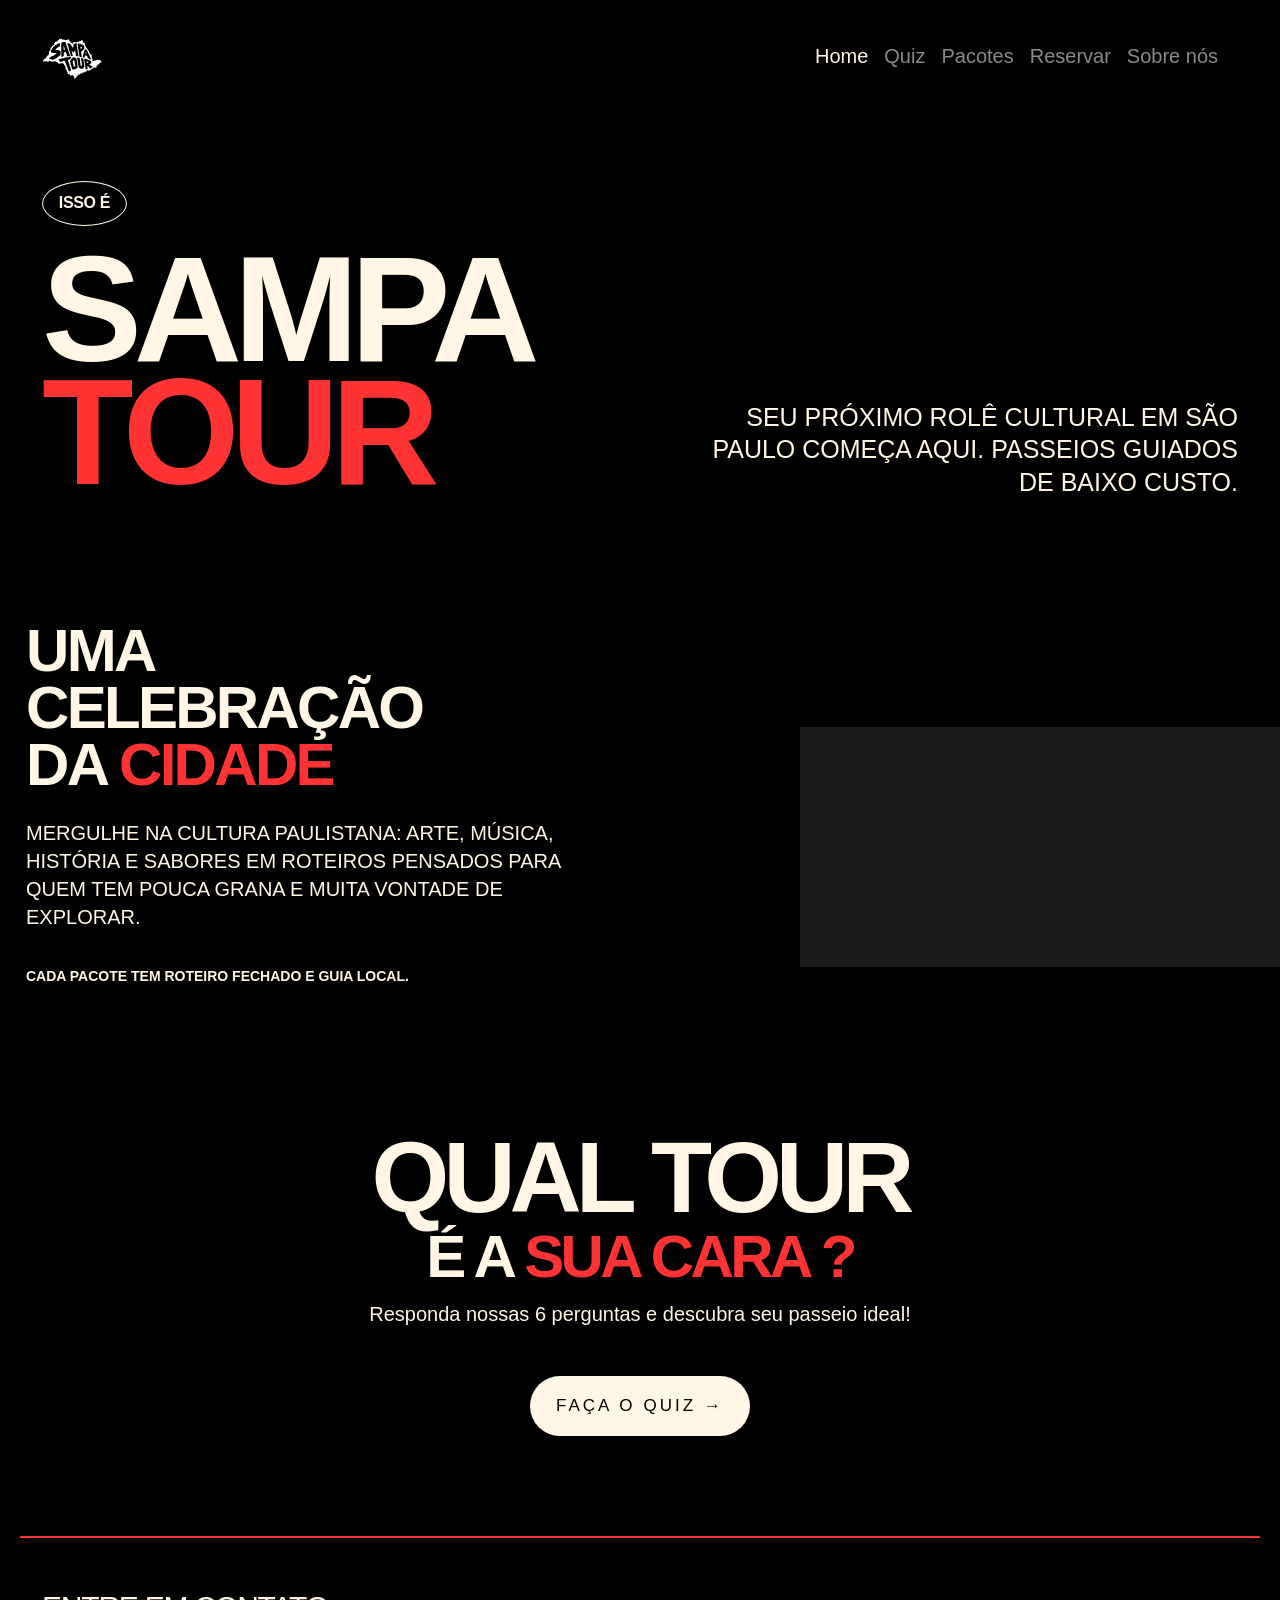
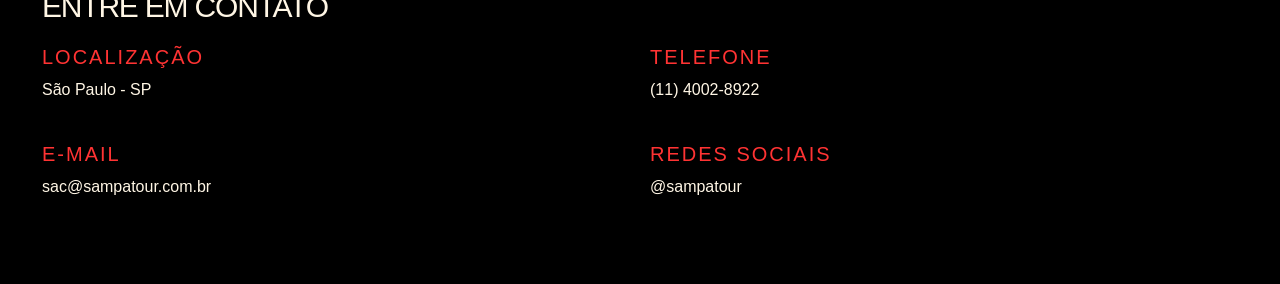
<file: index.html>
<!doctype html>
<html lang="pt-BR">
  <head>
    <meta charset="UTF-8" />
    <meta name="viewport" content="width=device-width, initial-scale=1.0" />

    <title>SampaTour | Passeios em São Paulo</title>

    <meta
      name="keywords"
      content="passeio, turístico, família, São Paulo, cultura, turismo"
    />
    <meta
      name="description"
      content="Reservas de passeios turísticos guiados e de baixo custo por São Paulo."
    />

    <link rel="icon" type="image/svg+xml" href="icons/logotipo-preto.svg" />
    <link
      href="https://cdn.jsdelivr.net/npm/bootstrap@5.3.3/dist/css/bootstrap.min.css"
      rel="stylesheet"
    />
    <link rel="stylesheet" href="css/styles.css" />
    <script src="js/scripts.js" defer></script>
  </head>

  <body class="pagina-home">
    <header class="cabecalho" id="inicio">
      <h1 class="logo">SAMPATOUR</h1>

      <p class="slogan">
        SEU PRÓXIMO ROLÊ CULTURAL EM SÃO PAULO COMEÇA AQUI. PASSEIOS GUIADOS DE
        BAIXO CUSTO.
      </p>

      <nav
        class="menu navbar navbar-expand-md"
        aria-label="Menu principal"
        data-bs-theme="dark"
      >
        <button
          class="navbar-toggler ms-auto"
          type="button"
          data-bs-toggle="collapse"
          data-bs-target="#menu-nav"
          aria-controls="menu-nav"
          aria-expanded="false"
          aria-label="Abrir menu"
        >
          <span class="navbar-toggler-icon"></span>
        </button>

        <div class="collapse navbar-collapse" id="menu-nav">
          <ul class="menu-lista navbar-nav">
            <li><a href="home.html">Home</a></li>
            <li><a href="quiz.html">Quiz</a></li>
            <li><a href="pacotes.html">Pacotes</a></li>
            <li><a href="reserva.html">Reservar</a></li>
            <li><a href="sobre.html">Sobre nós</a></li>
          </ul>
        </div>
      </nav>
    </header>

    <main>
      <section class="apresentacao" id="sobre-passeios">
        <h2 class="titulo-secao">UMA CELEBRAÇÃO DA CIDADE</h2>

        <p class="descricao">
          MERGULHE NA CULTURA PAULISTANA: ARTE, MÚSICA, HISTÓRIA E SABORES EM
          ROTEIROS PENSADOS PARA QUEM TEM POUCA GRANA E MUITA VONTADE DE
          EXPLORAR.
        </p>

        <p class="destaque">
          <strong>CADA PACOTE TEM ROTEIRO FECHADO E GUIA LOCAL.</strong>
        </p>

        <video class="video-apresentacao" autoplay loop muted playsinline>
          <source src="video/SampaTourVideo.mp4" type="video/mp4" />
          Seu navegador não suporta a reprodução de vídeos.
        </video>
      </section>

      <section class="chamada-quiz" id="quiz">
        <h2>QUAL TOUR É A SUA CARA?</h2>

        <p>RESPONDA NOSSAS 6 PERGUNTAS E DESCUBRA SEU PASSEIO IDEAL!</p>

        <a class="botao-quiz" href="quiz.html"> FAÇA O QUIZ &rarr; </a>
      </section>
    </main>

    <footer class="rodape" id="contato">
      <h2>ENTRE EM CONTATO</h2>

      <section class="informacoes-contato" aria-label="Informações de contato">
        <section class="contato-item">
          <h3>LOCALIZAÇÃO</h3>
          <p>São Paulo - SP</p>
        </section>

        <section class="contato-item">
          <h3>TELEFONE</h3>
          <p>
            <a href="tel:+551140028922">(11) 4002-8922</a>
          </p>
        </section>

        <section class="contato-item">
          <h3>E-MAIL</h3>
          <p>
            <a href="mailto:sac@sampatour.com.br"> sac@sampatour.com.br </a>
          </p>
        </section>

        <section class="contato-item">
          <h3>REDES SOCIAIS</h3>
          <p>@sampatour</p>
        </section>
      </section>
    </footer>

    <script src="https://cdn.jsdelivr.net/npm/bootstrap@5.3.3/dist/js/bootstrap.bundle.min.js"></script>
  </body>
</html>
</file>
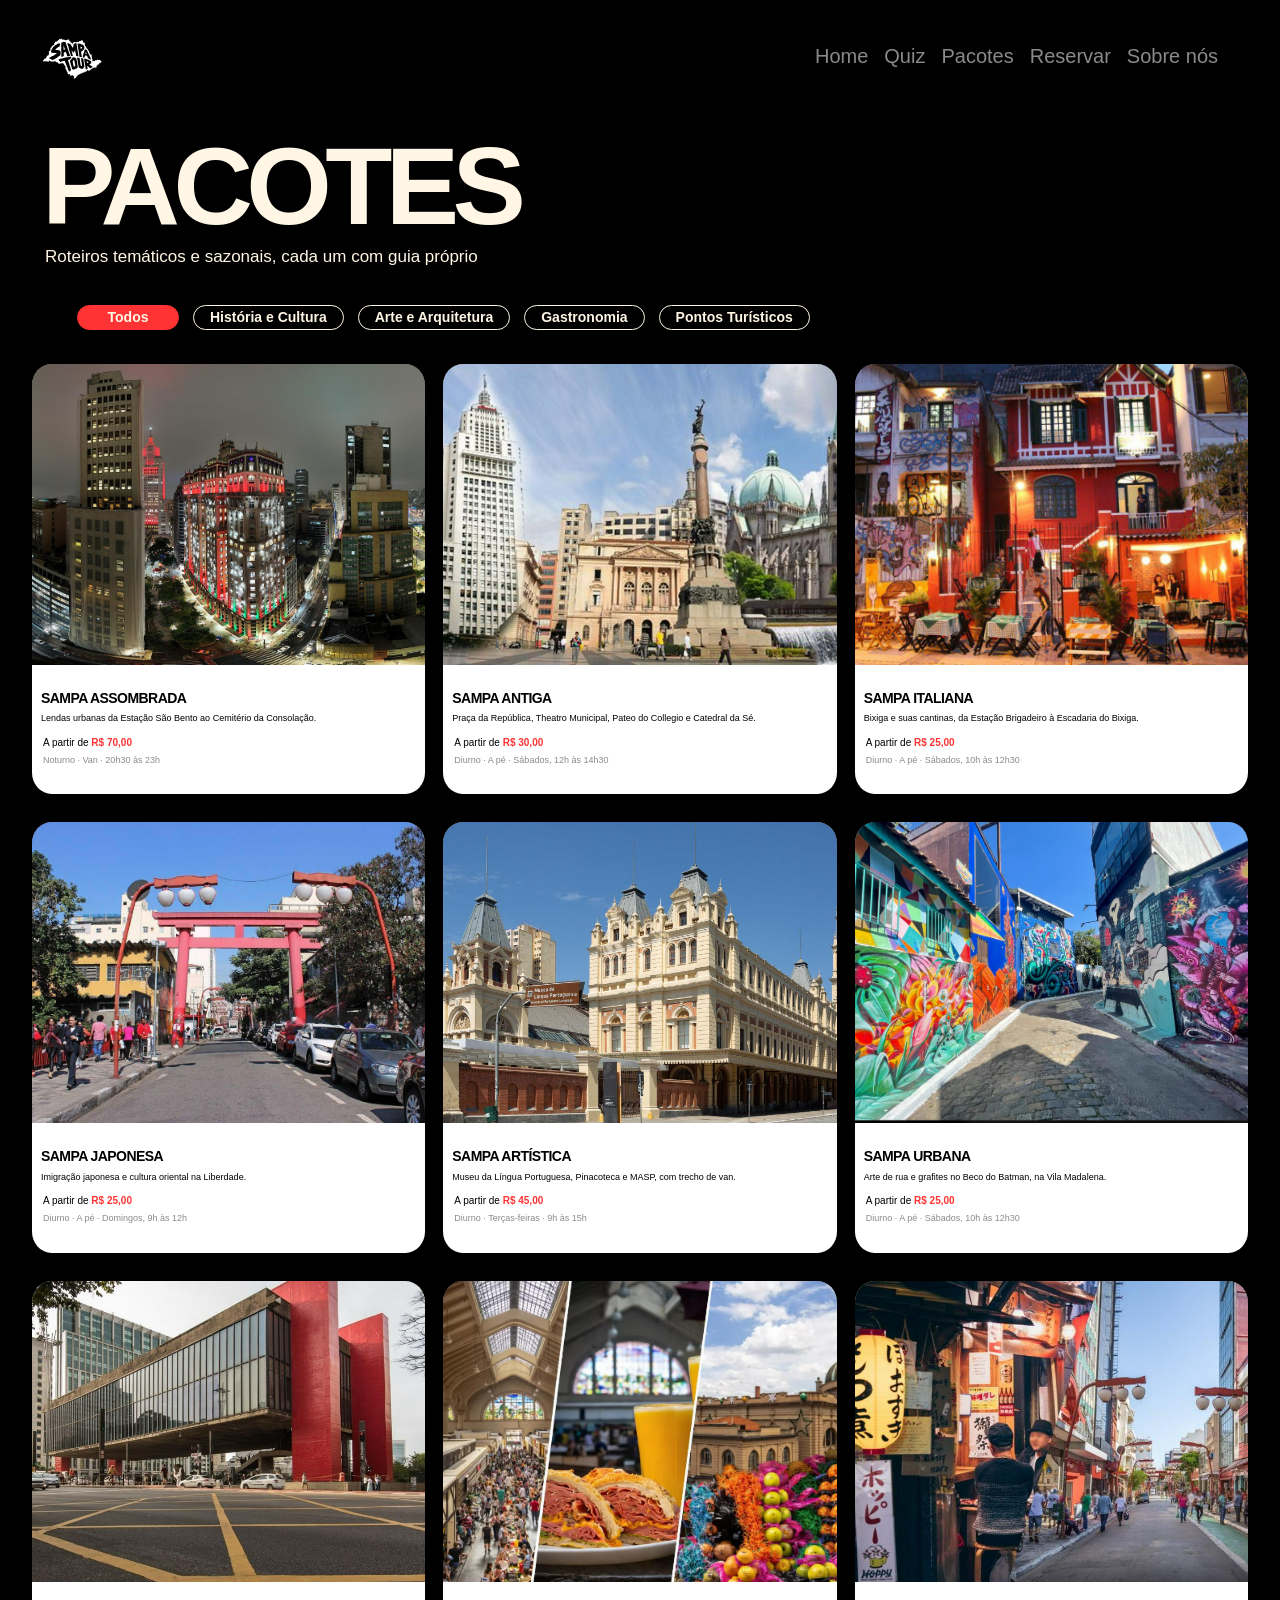
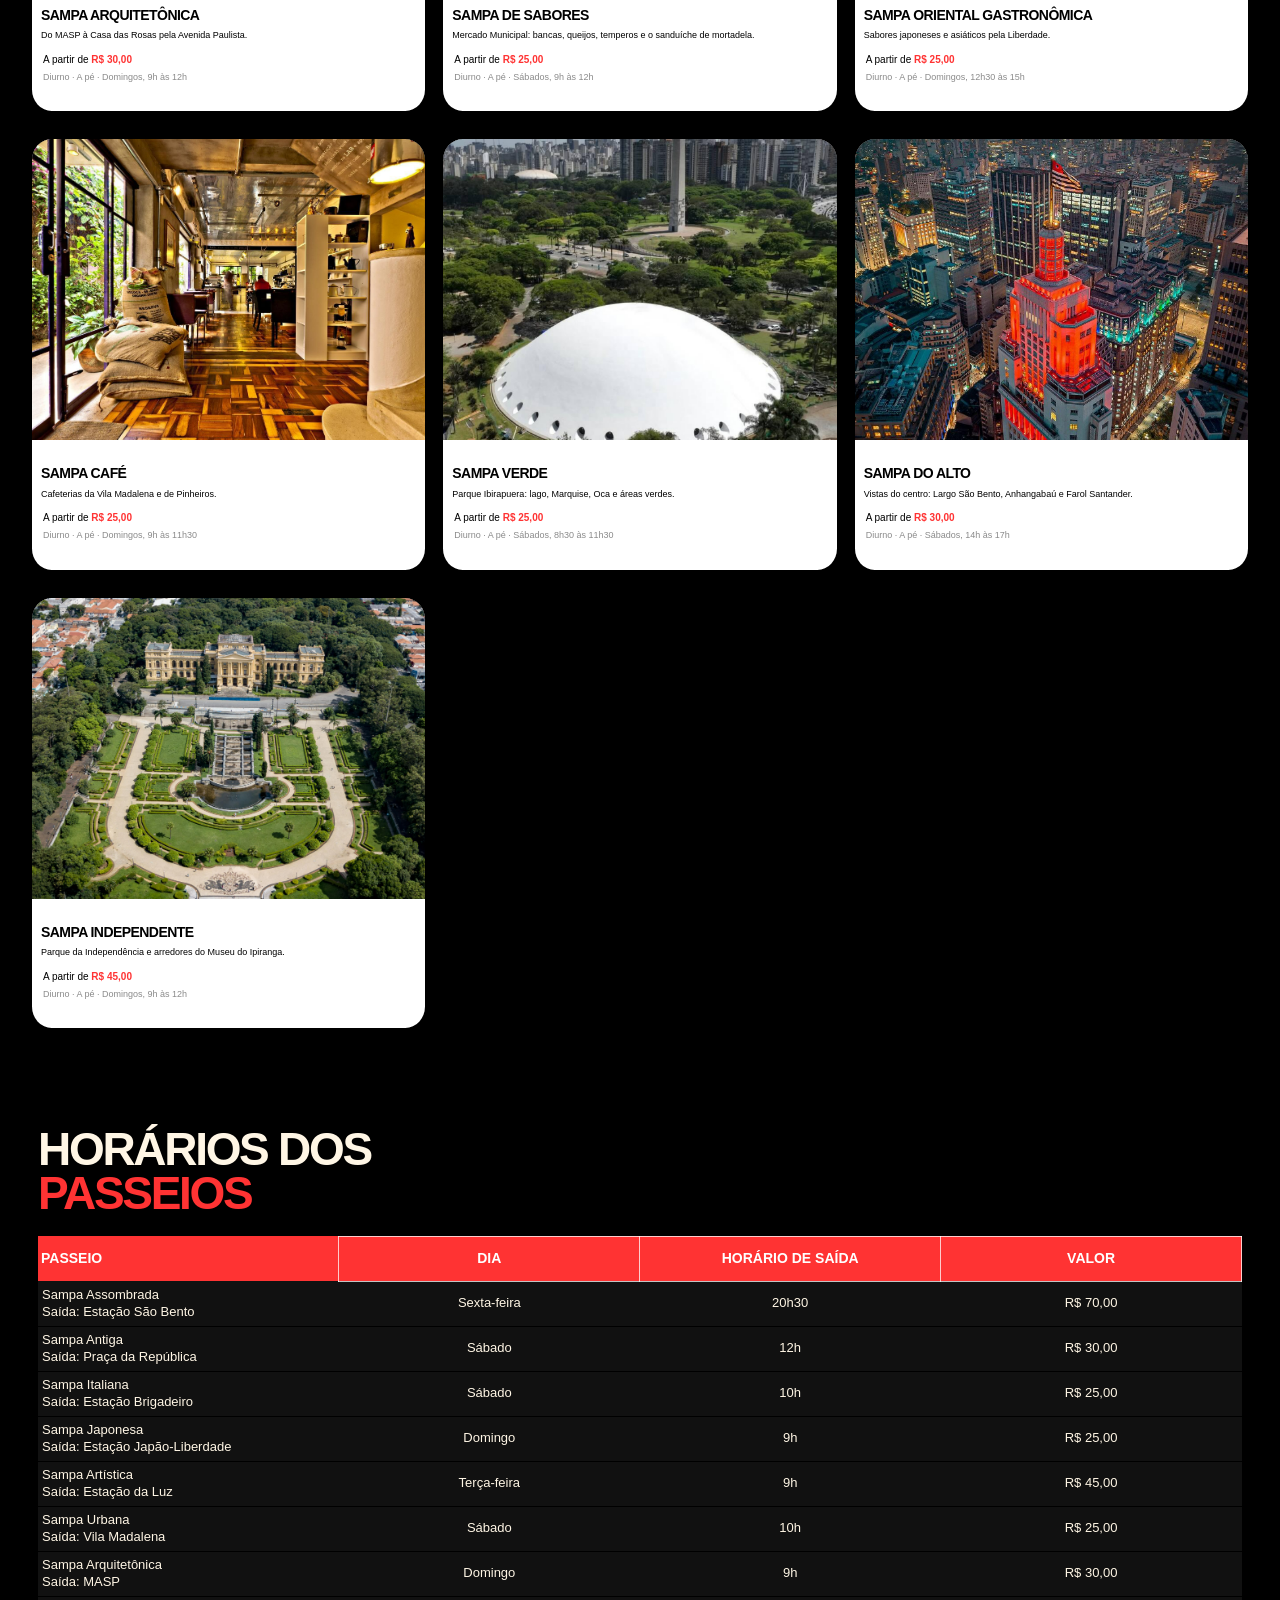
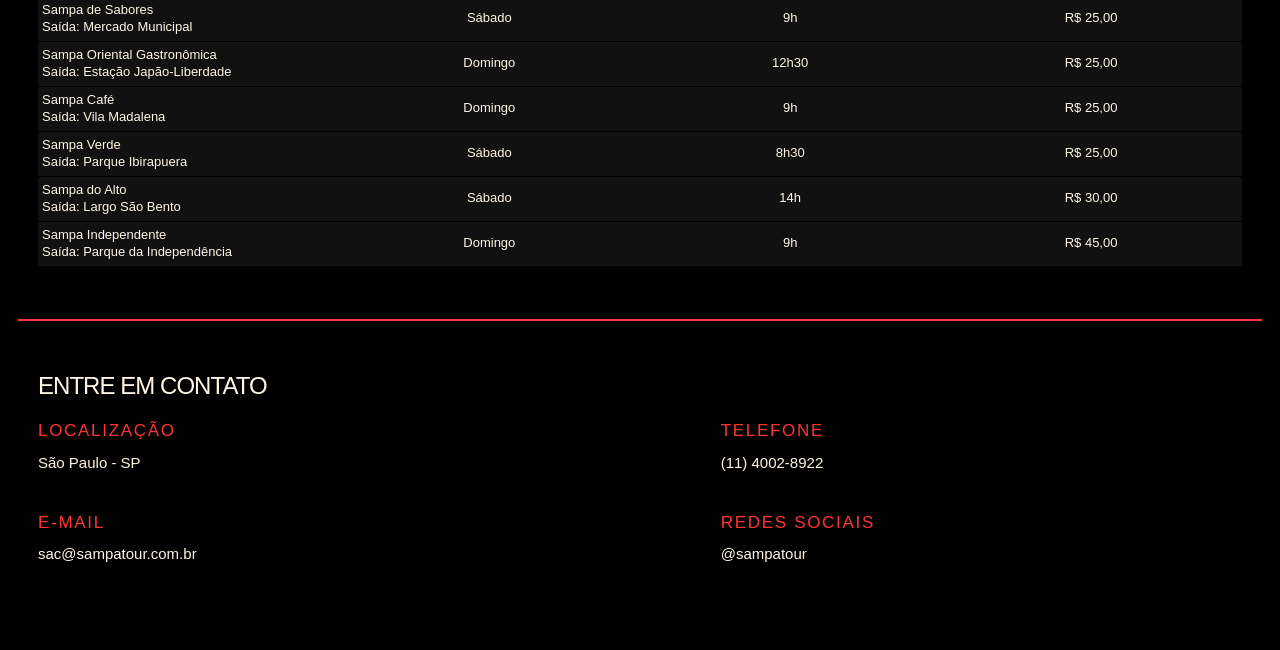
<file: pacotes.html>
<!doctype html>
<html lang="pt-BR">
  <head>
    <meta charset="UTF-8" />
    <meta name="viewport" content="width=device-width, initial-scale=1.0" />

    <title>SampaTour | Pacotes</title>

    <meta
      name="keywords"
      content="passeios, turísticos, família, pacotes, São Paulo"
    />
    <meta
      name="description"
      content="Conheça os pacotes de passeios turísticos guiados por São Paulo."
    />

    <link rel="icon" type="image/svg+xml" href="icons/logotipo-preto.svg" />
    <link
      href="https://cdn.jsdelivr.net/npm/bootstrap@5.3.3/dist/css/bootstrap.min.css"
      rel="stylesheet"
    />
    <link rel="stylesheet" href="css/styles.css" />
    <script src="js/scripts.js" defer></script>
  </head>

  <body class="pagina-pacotes">
    <header class="cabecalho" id="inicio">
      <h1 class="titulo-principal">PACOTES</h1>

      <p class="slogan">
        Roteiros temáticos e sazonais, cada um com guia próprio
      </p>

      <nav
        class="menu navbar navbar-expand-md"
        aria-label="Menu principal"
        data-bs-theme="dark"
      >
        <button
          class="navbar-toggler ms-auto"
          type="button"
          data-bs-toggle="collapse"
          data-bs-target="#menu-nav"
          aria-controls="menu-nav"
          aria-expanded="false"
          aria-label="Abrir menu"
        >
          <span class="navbar-toggler-icon"></span>
        </button>

        <div class="collapse navbar-collapse" id="menu-nav">
          <ul class="menu-lista navbar-nav">
            <li><a href="home.html">Home</a></li>
            <li><a href="quiz.html">Quiz</a></li>
            <li><a href="pacotes.html">Pacotes</a></li>
            <li><a href="reserva.html">Reservar</a></li>
            <li><a href="sobre.html">Sobre nós</a></li>
          </ul>
        </div>
      </nav>
    </header>

    <main>
      <section class="filtro-pacotes" id="categorias-pacotes">
        <h2>EXPLORE NOSSOS PASSEIOS</h2>

        <p>
          Conheça nossos roteiros e escolha a experiência ideal para explorar
          São Paulo.
        </p>

        <nav class="menu-categorias" aria-label="Categorias de passeios">
          <ul>
            <li><a href="#todos-pacotes">Todos</a></li>
            <li><a href="#historia-cultura">História e Cultura</a></li>
            <li><a href="#arte-arquitetura">Arte e Arquitetura</a></li>
            <li><a href="#gastronomia">Gastronomia</a></li>
            <li><a href="#pontos-turisticos">Pontos Turísticos</a></li>
          </ul>
        </nav>

        <aside class="chamada-quiz">
          <p>ESTÁ EM DÚVIDA PARA ESCOLHER?</p>
          <a class="botao-quiz" href="quiz.html"> FAÇA O QUIZ &rarr; </a>
        </aside>
      </section>

      <section class="lista-pacotes" id="todos-pacotes">
        <h2>NOSSOS PACOTES</h2>

        <!--  HISTÓRIA E CULTURA  -->
        <section class="categoria-pacotes" id="historia-cultura">
          <h3>HISTÓRIA E CULTURA</h3>

          <article class="card-passeio" id="sampa-assombrada">
            <figure class="card-imagem">
              <img src="img/SampaAssombrada.png" alt="Sampa Assombrada" />
            </figure>
            <section class="card-info">
              <h4>
                <button type="button" class="card-abrir" aria-haspopup="dialog">
                  Sampa Assombrada
                </button>
              </h4>
              <p class="card-descricao">
                Lendas urbanas da Estação São Bento ao Cemitério da Consolação.
              </p>
              <p class="card-preco">A partir de <strong>R$ 70,00</strong></p>
              <p class="card-detalhes">Noturno · Van · 20h30 às 23h</p>
              <section class="card-completo" hidden>
                <p>
                  Passeio noturno com foco em lendas urbanas e locais associados
                  a histórias assustadoras. Inicia-se na Estação São Bento,
                  passa pelo Edifício Martinelli, Viaduto do Chá, antigo
                  Edifício Joelma, Copan e Cemitério da Consolação, com parada
                  para visitação conforme as regras do local. O roteiro termina
                  na região da Avenida Paulista.
                </p>
              </section>
            </section>
          </article>

          <article class="card-passeio" id="sampa-antiga">
            <figure class="card-imagem">
              <img src="img/SampaAntiga.png" alt="Sampa Antiga" />
            </figure>
            <section class="card-info">
              <h4>
                <button type="button" class="card-abrir" aria-haspopup="dialog">
                  Sampa Antiga
                </button>
              </h4>
              <p class="card-descricao">
                Praça da República, Theatro Municipal, Pateo do Collegio e
                Catedral da Sé.
              </p>
              <p class="card-preco">A partir de <strong>R$ 30,00</strong></p>
              <p class="card-detalhes">Diurno · A pé · Sábados, 12h às 14h30</p>
              <section class="card-completo" hidden>
                <p>
                  Passeio dedicado à arquitetura e à história do centro antigo.
                  Começa na Praça da República, passa pelo Theatro Municipal,
                  Centro Cultural Banco do Brasil e Pateo do Collegio,
                  terminando na Catedral da Sé.
                </p>
              </section>
            </section>
          </article>

          <article class="card-passeio" id="sampa-italiana">
            <figure class="card-imagem">
              <img src="img/SampaItaliana.png" alt="Sampa Italiana" />
            </figure>
            <section class="card-info">
              <h4>
                <button type="button" class="card-abrir" aria-haspopup="dialog">
                  Sampa Italiana
                </button>
              </h4>
              <p class="card-descricao">
                Bixiga e suas cantinas, da Estação Brigadeiro à Escadaria do
                Bixiga.
              </p>
              <p class="card-preco">A partir de <strong>R$ 25,00</strong></p>
              <p class="card-detalhes">Diurno · A pé · Sábados, 10h às 12h30</p>
              <section class="card-completo" hidden>
                <p>
                  Roteiro pelo Bixiga, bairro marcado pela imigração italiana e
                  pelas tradições das cantinas. Começa na Estação Brigadeiro e
                  passa pela Paróquia Imaculada Conceição, Viaduto Armando
                  Puglisi, Rua dos Ingleses, Paróquia Nossa Senhora de
                  Achiropita, Rua Treze de Maio e Escadaria do Bixiga.
                </p>
              </section>
            </section>
          </article>

          <article class="card-passeio" id="sampa-japonesa">
            <figure class="card-imagem">
              <img src="img/SampaJaponesa.png" alt="Sampa Japonesa" />
            </figure>
            <section class="card-info">
              <h4>
                <button type="button" class="card-abrir" aria-haspopup="dialog">
                  Sampa Japonesa
                </button>
              </h4>
              <p class="card-descricao">
                Imigração japonesa e cultura oriental na Liberdade.
              </p>
              <p class="card-preco">A partir de <strong>R$ 25,00</strong></p>
              <p class="card-detalhes">Diurno · A pé · Domingos, 9h às 12h</p>
              <section class="card-completo" hidden>
                <p>
                  Passeio pela história da imigração japonesa e pela cultura
                  oriental na Liberdade. Começa na Estação Japão-Liberdade,
                  passa pela Rua dos Estudantes, Rua Galvão Bueno, Feira da
                  Liberdade, Jardim Oriental e Rua Thomaz Gonzaga, com opção de
                  visitar o Museu Histórico da Imigração Japonesa mediante
                  ingresso à parte.
                </p>
              </section>
            </section>
          </article>
        </section>

        <!--  ARTE E ARQUITETURA  -->
        <section class="categoria-pacotes" id="arte-arquitetura">
          <h3>ARTE E ARQUITETURA</h3>

          <article class="card-passeio" id="sampa-artistica">
            <figure class="card-imagem">
              <img src="img/SampaArtistica.png" alt="Sampa Artística" />
            </figure>
            <section class="card-info">
              <h4>
                <button type="button" class="card-abrir" aria-haspopup="dialog">
                  Sampa Artística
                </button>
              </h4>
              <p class="card-descricao">
                Museu da Língua Portuguesa, Pinacoteca e MASP, com trecho de
                van.
              </p>
              <p class="card-preco">A partir de <strong>R$ 45,00</strong></p>
              <p class="card-detalhes">Diurno · Terças-feiras · 9h às 15h</p>
              <section class="card-completo" hidden>
                <p>
                  Passeio por museus com acervos importantes. Começando na
                  Estação da Luz, passando pelo Museu da Língua Portuguesa e
                  pela Pinacoteca, com entrada opcional e cobrada à parte, e
                  segue de van até o Museu de Arte de São Paulo Assis
                  Chateaubriand (MASP), com visita guiada ao acervo conforme a
                  programação. Termina na Estação Trianon-MASP.
                </p>
              </section>
            </section>
          </article>

          <article class="card-passeio" id="sampa-urbana">
            <figure class="card-imagem">
              <img src="img/SampaUrbana.png" alt="Sampa Urbana" />
            </figure>
            <section class="card-info">
              <h4>
                <button type="button" class="card-abrir" aria-haspopup="dialog">
                  Sampa Urbana
                </button>
              </h4>
              <p class="card-descricao">
                Arte de rua e grafites no Beco do Batman, na Vila Madalena.
              </p>
              <p class="card-preco">A partir de <strong>R$ 25,00</strong></p>
              <p class="card-detalhes">Diurno · A pé · Sábados, 10h às 12h30</p>
              <section class="card-completo" hidden>
                <p>
                  Passeio dedicado à arte de rua e à cultura urbana. Começa na
                  região da Vila Madalena, percorre o Beco do Batman e suas ruas
                  próximas, observando murais, grafites e intervenções
                  artísticas. O roteiro termina com tempo livre para fotografias
                  e exploração das lojas locais.
                </p>
              </section>
            </section>
          </article>

          <article class="card-passeio" id="sampa-arquitetonica">
            <figure class="card-imagem">
              <img src="img/SampaArquitetonica.png" alt="Sampa Arquitetônica" />
            </figure>
            <section class="card-info">
              <h4>
                <button type="button" class="card-abrir" aria-haspopup="dialog">
                  Sampa Arquitetônica
                </button>
              </h4>
              <p class="card-descricao">
                Do MASP à Casa das Rosas pela Avenida Paulista.
              </p>
              <p class="card-preco">A partir de <strong>R$ 30,00</strong></p>
              <p class="card-detalhes">Diurno · A pé · Domingos, 9h às 12h</p>
              <section class="card-completo" hidden>
                <p>
                  Roteiro para observar a arquitetura paulistana de diferentes
                  épocas. Começa no MASP, percorre a Avenida Paulista, destaca
                  edifícios de estilos variados e segue até a Casa das Rosas,
                  explorando a relação entre arquitetura, urbanização e cultura.
                  A visita ao interior dos espaços depende do funcionamento de
                  cada local.
                </p>
              </section>
            </section>
          </article>
        </section>

        <!--  GASTRONOMIA  -->
        <section class="categoria-pacotes" id="gastronomia">
          <h3>GASTRONOMIA</h3>

          <article class="card-passeio" id="sampa-de-sabores">
            <figure class="card-imagem">
              <img src="img/SampaSabores.png" alt="Sampa de Sabores" />
            </figure>
            <section class="card-info">
              <h4>
                <button type="button" class="card-abrir" aria-haspopup="dialog">
                  Sampa de Sabores
                </button>
              </h4>
              <p class="card-descricao">
                Mercado Municipal: bancas, queijos, temperos e o sanduíche de
                mortadela.
              </p>
              <p class="card-preco">A partir de <strong>R$ 25,00</strong></p>
              <p class="card-detalhes">Diurno · A pé · Sábados, 9h às 12h</p>
              <section class="card-completo" hidden>
                <p>
                  Passeio gastronômico pelo Mercado Municipal de São Paulo.
                  Começa na entrada principal do Mercadão e percorre bancas de
                  frutas, queijos, temperos e produtos regionais. Inclui tempo
                  livre para experimentar pratos típicos, como o famoso
                  sanduíche de mortadela, com consumos pagos individualmente.
                </p>
              </section>
            </section>
          </article>

          <article class="card-passeio" id="sampa-oriental-gastronomica">
            <figure class="card-imagem">
              <img
                src="img/SampaOrientalGastronomica.png"
                alt="Sampa Oriental Gastronômica"
              />
            </figure>
            <section class="card-info">
              <h4>
                <button type="button" class="card-abrir" aria-haspopup="dialog">
                  Sampa Oriental Gastronômica
                </button>
              </h4>
              <p class="card-descricao">
                Sabores japoneses e asiáticos pela Liberdade.
              </p>
              <p class="card-preco">A partir de <strong>R$ 25,00</strong></p>
              <p class="card-detalhes">
                Diurno · A pé · Domingos, 12h30 às 15h
              </p>
              <section class="card-completo" hidden>
                <p>
                  Roteiro culinário pela Liberdade, com foco nos sabores
                  japoneses e de outras comunidades asiáticas. Começa na Estação
                  Japão-Liberdade, passa pela Rua Galvão Bueno, pela Feira da
                  Liberdade e pela Rua Thomaz Gonzaga, com paradas opcionais
                  para experimentar comidas e bebidas típicas.
                </p>
              </section>
            </section>
          </article>

          <article class="card-passeio" id="sampa-cafe">
            <figure class="card-imagem">
              <img src="img/SampaCafe.png" alt="Sampa Café" />
            </figure>
            <section class="card-info">
              <h4>
                <button type="button" class="card-abrir" aria-haspopup="dialog">
                  Sampa Café
                </button>
              </h4>
              <p class="card-descricao">
                Cafeterias da Vila Madalena e de Pinheiros.
              </p>
              <p class="card-preco">A partir de <strong>R$ 25,00</strong></p>
              <p class="card-detalhes">Diurno · A pé · Domingos, 9h às 11h30</p>
              <section class="card-completo" hidden>
                <p>
                  Passeio por cafeterias e pequenos estabelecimentos da Vila
                  Madalena e de Pinheiros. O roteiro apresenta diferentes
                  métodos de preparo, cafés especiais e doces artesanais, com
                  paradas opcionais para degustação. Ideal para quem prefere um
                  passeio tranquilo e descontraído.
                </p>
              </section>
            </section>
          </article>
        </section>

        <!--  PONTOS TURÍSTICOS  -->
        <section class="categoria-pacotes" id="pontos-turisticos">
          <h3>PONTOS TURÍSTICOS</h3>

          <article class="card-passeio" id="sampa-verde">
            <figure class="card-imagem">
              <img src="img/SampaVerde.png" alt="Sampa Verde" />
            </figure>
            <section class="card-info">
              <h4>
                <button type="button" class="card-abrir" aria-haspopup="dialog">
                  Sampa Verde
                </button>
              </h4>
              <p class="card-descricao">
                Parque Ibirapuera: lago, Marquise, Oca e áreas verdes.
              </p>
              <p class="card-preco">A partir de <strong>R$ 25,00</strong></p>
              <p class="card-detalhes">
                Diurno · A pé · Sábados, 8h30 às 11h30
              </p>
              <section class="card-completo" hidden>
                <p>
                  Passeio ao ar livre pelo Parque Ibirapuera, com foco em
                  natureza, lazer e paisagens. Começa em uma das entradas do
                  parque, passa pelo lago, pela Marquise, pela Oca e por áreas
                  verdes, com tempo para fotografias e descanso. Visitas
                  internas a edifícios e exposições são opcionais.
                </p>
              </section>
            </section>
          </article>

          <article class="card-passeio" id="sampa-do-alto">
            <figure class="card-imagem">
              <img src="img/SampaAlto.png" alt="Sampa do Alto" />
            </figure>
            <section class="card-info">
              <h4>
                <button type="button" class="card-abrir" aria-haspopup="dialog">
                  Sampa do Alto
                </button>
              </h4>
              <p class="card-descricao">
                Vistas do centro: Largo São Bento, Anhangabaú e Farol Santander.
              </p>
              <p class="card-preco">A partir de <strong>R$ 30,00</strong></p>
              <p class="card-detalhes">Diurno · A pé · Sábados, 14h às 17h</p>
              <section class="card-completo" hidden>
                <p>
                  Roteiro por pontos com vistas marcantes do centro paulistano.
                  Começa na região do Largo São Bento, passa pelo Vale do
                  Anhangabaú e pelo Viaduto do Chá, seguindo até o Farol
                  Santander. A visita ao mirante e às exposições depende da
                  disponibilidade e é cobrada à parte.
                </p>
              </section>
            </section>
          </article>

          <article class="card-passeio" id="sampa-independente">
            <figure class="card-imagem">
              <img src="img/SampaIndependente.png" alt="Sampa Independente" />
            </figure>
            <section class="card-info">
              <h4>
                <button type="button" class="card-abrir" aria-haspopup="dialog">
                  Sampa Independente
                </button>
              </h4>
              <p class="card-descricao">
                Parque da Independência e arredores do Museu do Ipiranga.
              </p>
              <p class="card-preco">A partir de <strong>R$ 45,00</strong></p>
              <p class="card-detalhes">Diurno · A pé · Domingos, 9h às 12h</p>
              <section class="card-completo" hidden>
                <p>
                  Passeio pela região do Ipiranga, com foco na história da
                  Independência do Brasil e nos espaços ao redor do Museu do
                  Ipiranga. Começa no Parque da Independência, percorre os
                  jardins e os monumentos e termina próximo ao museu, cuja
                  visita interna pode ser feita mediante ingresso e
                  disponibilidade.
                </p>
              </section>
            </section>
          </article>
        </section>
      </section>

      <section class="horarios-passeios" id="horarios">
        <h2>HORÁRIOS DOS PASSEIOS</h2>

        <table class="tabela-pacotes">
          <thead>
            <tr>
              <th scope="col">PASSEIO</th>
              <th scope="col">DIA</th>
              <th scope="col">HORÁRIO DE SAÍDA</th>
              <th scope="col">VALOR</th>
            </tr>
          </thead>

          <tbody id="corpo-tabela"></tbody>
        </table>
      </section>
    </main>

    <!-- Janela de detalhes  -->
    <dialog
      class="janela-detalhes"
      id="janela-detalhes"
      aria-labelledby="janela-titulo"
    >
      <button type="button" class="janela-fechar" aria-label="Fechar detalhes">
        &times;
      </button>
      <figure class="janela-imagem"></figure>
      <section class="janela-corpo">
        <p class="janela-categoria"></p>
        <h3 class="janela-titulo" id="janela-titulo"></h3>
        <p class="janela-meta"></p>
        <section class="janela-texto"></section>
        <p class="janela-preco"></p>
        <a class="botao-reservar" href="reserva.html">RESERVAR ESTE PASSEIO</a>
      </section>
    </dialog>

    <footer class="rodape" id="contato">
      <h2>ENTRE EM CONTATO</h2>

      <section class="informacoes-contato" aria-label="Informações de contato">
        <section class="contato-item">
          <h3>LOCALIZAÇÃO</h3>
          <p>São Paulo - SP</p>
        </section>

        <section class="contato-item">
          <h3>TELEFONE</h3>
          <p>
            <a href="tel:+551140028922">(11) 4002-8922</a>
          </p>
        </section>

        <section class="contato-item">
          <h3>E-MAIL</h3>
          <p>
            <a href="mailto:sac@sampatour.com.br"> sac@sampatour.com.br </a>
          </p>
        </section>

        <section class="contato-item">
          <h3>REDES SOCIAIS</h3>
          <p>@sampatour</p>
        </section>
      </section>
    </footer>

    <script src="https://cdn.jsdelivr.net/npm/bootstrap@5.3.3/dist/js/bootstrap.bundle.min.js"></script>
  </body>
</html>
</file>
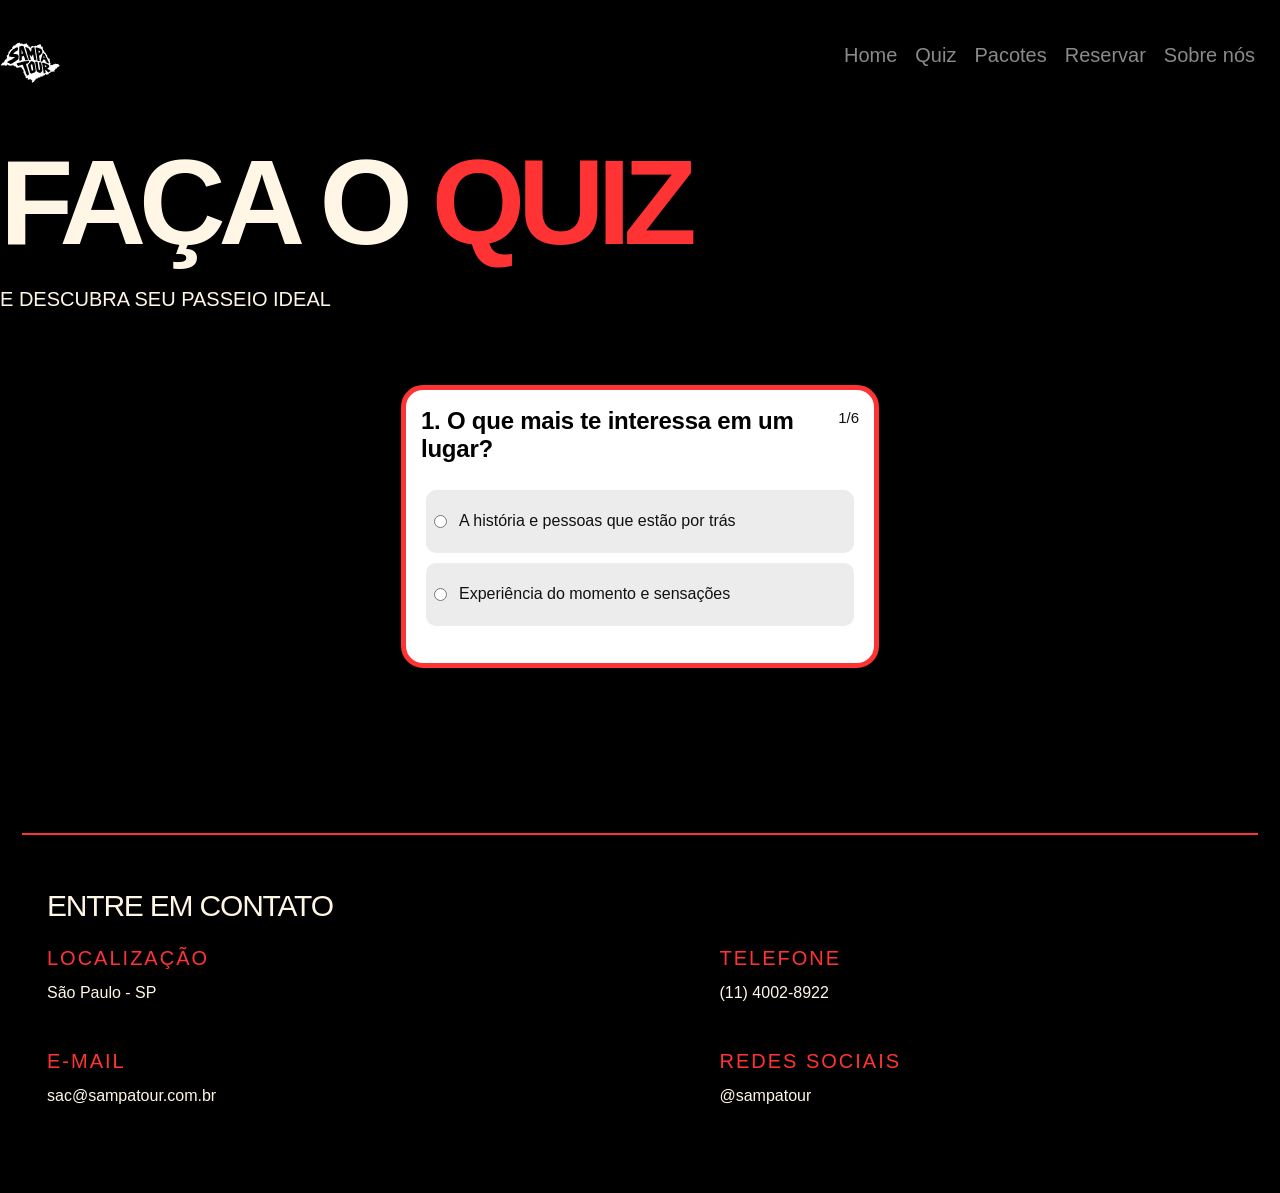
<file: quiz.html>
<!DOCTYPE html>
<html lang="pt-BR">

<head>
    <meta charset="UTF-8">
    <meta name="viewport" content="width=device-width, initial-scale=1.0">

    <title>SampaTour | Quiz</title>

    <meta name="keywords" content="quiz, passeios, São Paulo, turismo, cultura">
    <meta name="description" content="Responda ao quiz da SampaTour e descubra qual passeio combina com você.">

    <link rel="icon" type="image/svg+xml" href="icons/logotipo-preto.svg">
    <link href="https://cdn.jsdelivr.net/npm/bootstrap@5.3.3/dist/css/bootstrap.min.css" rel="stylesheet">
    <link rel="stylesheet" href="css/styles.css">
    <script src="js/scripts.js" defer></script>
</head>

<body class="pagina-quiz">

    <header class="cabecalho" id="inicio">

        <h1 class="titulo-principal">FAÇA O <span class="titulo-destaque">QUIZ</span></h1>

        <p class="slogan">
            E DESCUBRA SEU PASSEIO IDEAL
        </p>

        <nav class="menu navbar navbar-expand-md" aria-label="Menu principal" data-bs-theme="dark">
            <button class="navbar-toggler ms-auto" type="button"
                data-bs-toggle="collapse" data-bs-target="#menu-nav"
                aria-controls="menu-nav" aria-expanded="false" aria-label="Abrir menu">
                <span class="navbar-toggler-icon"></span>
            </button>

            <div class="collapse navbar-collapse" id="menu-nav">
                <ul class="menu-lista navbar-nav">
                    <li><a href="home.html">Home</a></li>
                    <li><a href="quiz.html">Quiz</a></li>
                    <li><a href="pacotes.html">Pacotes</a></li>
                    <li><a href="reserva.html">Reservar</a></li>
                    <li><a href="sobre.html">Sobre nós</a></li>
                </ul>
            </div>
        </nav>

    </header>

    <main>

   <!--     <section class="introducao-quiz" id="sobre-quiz">

            <h2>QUAL TOUR COMBINA COM VOCÊ?</h2>

            <p class="descricao-quiz">
                Responda às seis perguntas e receba uma recomendação de passeio
                de acordo com o seu estilo, horário e orçamento.
            </p> 

        </section>
    -->
        <section class="area-quiz" id="quiz">

            <h2>COMECE O QUIZ</h2>

            <article class="cartao-quiz" aria-labelledby="pergunta-atual">

                <header class="cartao-cabecalho">
                    <h3 class="pergunta" id="pergunta-atual">
                        Pergunta
                    </h3>
                    <span class="progresso">1/6</span>
                </header>

                <fieldset class="opcoes">
                    <!-- Espaço para apresentar as opções de resposta -->
                </fieldset> 

                <!-- container do resultado do quiz-->
                <section class="resultado-quiz">
                    <figure class="resultado-imagem-card">
                        <img class="resultado-imagem"></img>
                    </figure>
                    <section class="resultado-corpo">
                        <p class="resultado-categoria"></p>
                        <h4 class="resultado-nome"></h4>
                        <p class="resultado-descricao"></p>
                        <p>Clique <a class="resultado-info" href="pacotes.html">aqui</a> para mais informações sobre esse e muitos outros passeios!</p>
                        <a class="botao-reservar" href="reserva.html">RESERVE O SEU PASSEIO!</a>
                        <a class="botao-reiniciar" href="quiz.html">Faça o quiz novamente</a>
                        <!-- <button type="button" class="botao-reiniciar">Faça o quiz novamente</button> -->
                    </section>
                </section>

                <button type="button" class="botao-proximo">Próxima pergunta</button>
        
            </article>
        </section>
    </main>

    <footer class="rodape" id="contato">

        <h2>ENTRE EM CONTATO</h2>

        <section class="informacoes-contato" aria-label="Informações de contato">

            <section class="contato-item">
                <h3>LOCALIZAÇÃO</h3>
                <p>São Paulo - SP</p>
            </section>

            <section class="contato-item">
                <h3>TELEFONE</h3>
                <p>
                    <a href="tel:+551140028922">(11) 4002-8922</a>
                </p>
            </section>

            <section class="contato-item">
                <h3>E-MAIL</h3>
                <p>
                    <a href="mailto:sac@sampatour.com.br">
                        sac@sampatour.com.br
                    </a>
                </p>
            </section>

            <section class="contato-item">
                <h3>REDES SOCIAIS</h3>
                <p>@sampatour</p>
            </section>

        </section>

    </footer>

    <script src="https://cdn.jsdelivr.net/npm/bootstrap@5.3.3/dist/js/bootstrap.bundle.min.js"></script>
</body>
</html>
</file>
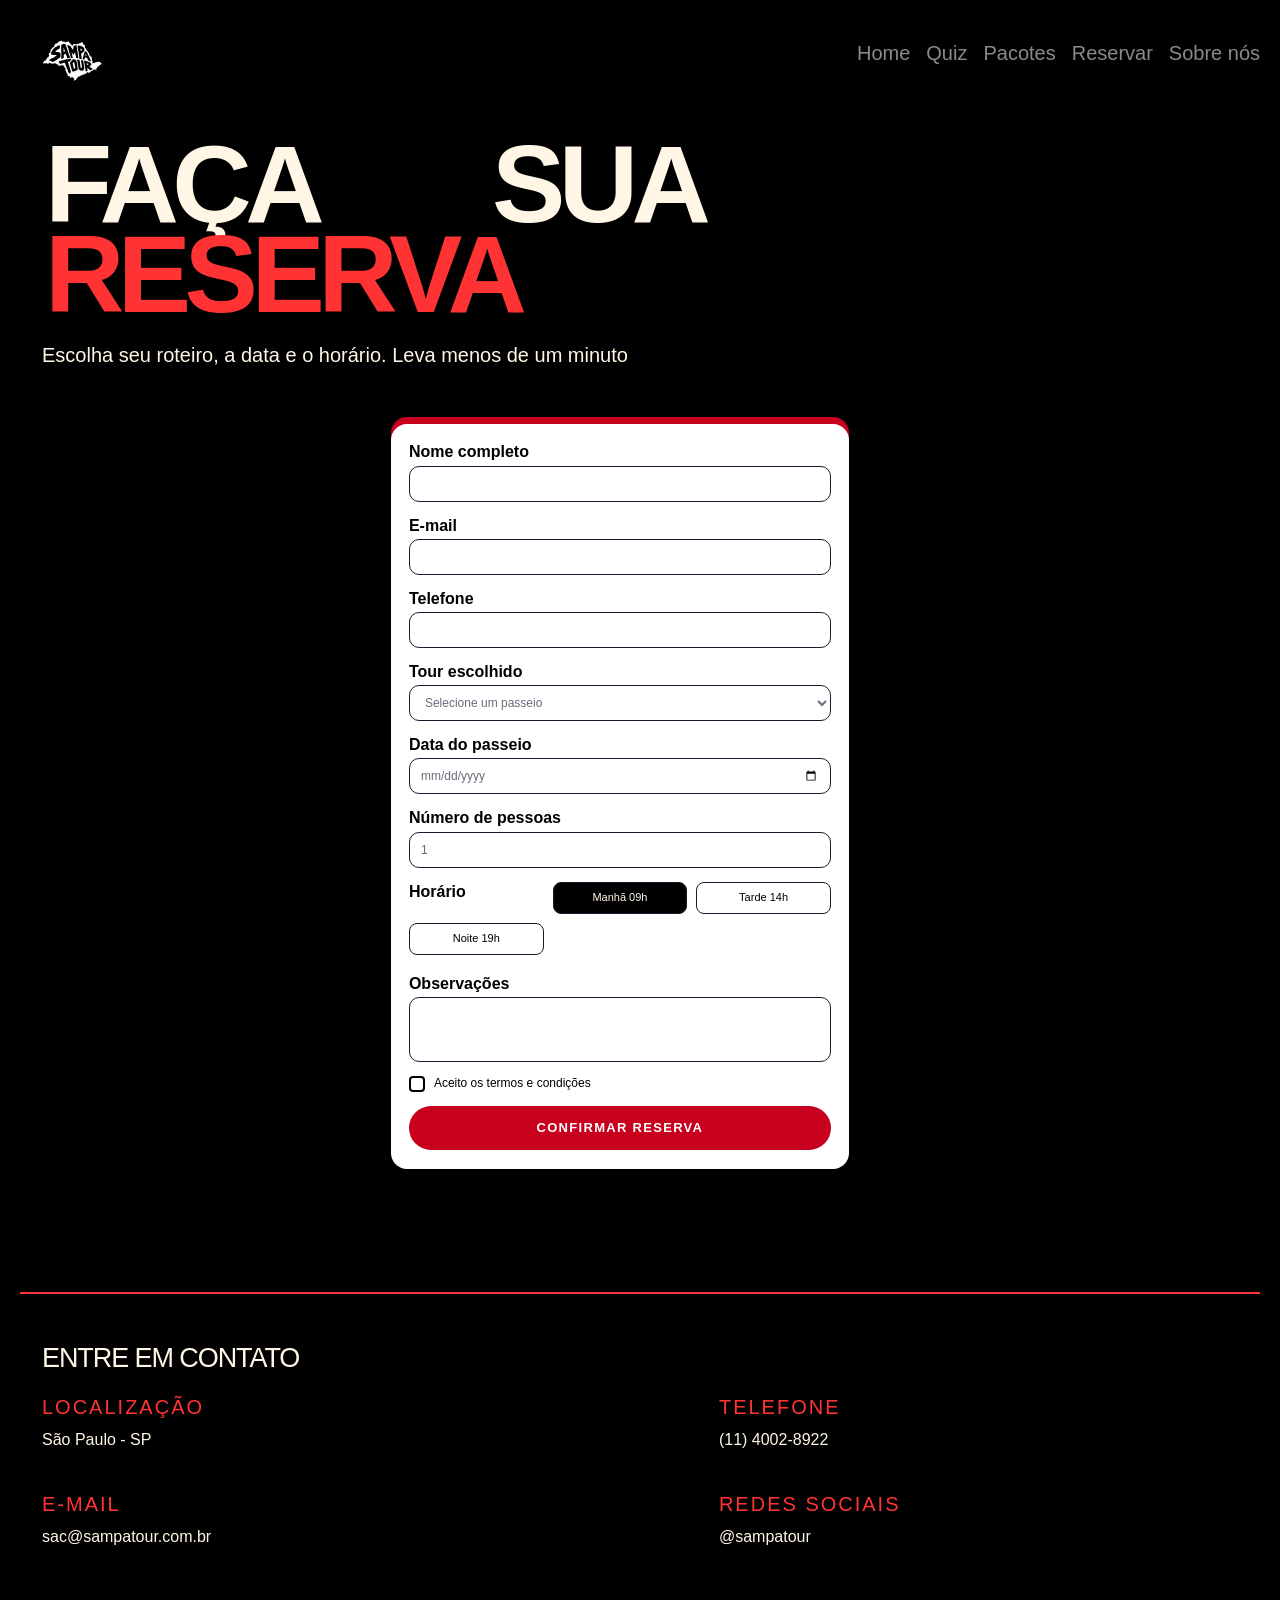
<file: reserva.html>
<!doctype html>
<html lang="pt-BR">
  <head>
    <meta charset="UTF-8" />
    <meta name="viewport" content="width=device-width, initial-scale=1.0" />

    <title>SampaTour | Reserva</title>

    <meta
      name="keywords"
      content="reserva, passeios, turismo, São Paulo, SampaTour"
    />
    <meta
      name="description"
      content="Reserve seu passeio turístico pela cidade de São Paulo com a SampaTour."
    />

    <link rel="icon" type="image/svg+xml" href="icons/logotipo-preto.svg" />
    <link
      href="https://cdn.jsdelivr.net/npm/bootstrap@5.3.3/dist/css/bootstrap.min.css"
      rel="stylesheet"
    />
    <link rel="stylesheet" href="css/styles.css" />
    <script src="js/scripts.js" defer></script>
  </head>

  <body class="pagina-reserva">
    <header class="cabecalho" id="inicio">
      <h1 class="titulo-principal">
        FAÇA SUA <span class="titulo-destaque">RESERVA</span>
      </h1>

      <p class="slogan">
        Escolha seu roteiro, a data e o horário. Leva menos de um minuto
      </p>

      <nav
        class="menu navbar navbar-expand-md"
        aria-label="Menu principal"
        data-bs-theme="dark"
      >
        <button
          class="navbar-toggler ms-auto"
          type="button"
          data-bs-toggle="collapse"
          data-bs-target="#menu-nav"
          aria-controls="menu-nav"
          aria-expanded="false"
          aria-label="Abrir menu"
        >
          <span class="navbar-toggler-icon"></span>
        </button>

        <div class="collapse navbar-collapse" id="menu-nav">
          <ul class="menu-lista navbar-nav">
            <li><a href="home.html">Home</a></li>
            <li><a href="quiz.html">Quiz</a></li>
            <li><a href="pacotes.html">Pacotes</a></li>
            <li><a href="reserva.html">Reservar</a></li>
            <li><a href="sobre.html">Sobre nós</a></li>
          </ul>
        </div>
      </nav>
    </header>

    <main>
      <section class="secao-reserva" id="reserva">
        <h2>INFORMAÇÕES DA RESERVA</h2>

        <p class="descricao-reserva">
          Preencha os dados abaixo para solicitar sua reserva.
        </p>

        <form class="formulario-reserva" action="#" method="post" novalidate>
          <fieldset class="dados-pessoais">
            <legend>Dados pessoais</legend>

            <label for="nome">Nome completo</label>
            <input
              type="text"
              id="nome"
              name="nome"
              autocomplete="name"
              required
            />

            <label for="email">E-mail</label>
            <input
              type="email"
              id="email"
              name="email"
              autocomplete="email"
              required
            />

            <label for="celular">Telefone</label>
            <input
              type="tel"
              id="celular"
              name="celular"
              autocomplete="tel"
              required
            />
          </fieldset>

          <fieldset class="dados-passeio">
            <legend>Detalhes do passeio</legend>

            <label for="tour">Tour escolhido</label>
            <select id="tour" name="tour" required>
              <option value="">Selecione um passeio</option>
              <optgroup label="História e Cultura">
                <option value="sampa-assombrada">Sampa Assombrada</option>
                <option value="sampa-antiga">Sampa Antiga</option>
                <option value="sampa-italiana">Sampa Italiana</option>
                <option value="sampa-japonesa">Sampa Japonesa</option>
              </optgroup>
              <optgroup label="Arte e Arquitetura">
                <option value="sampa-artistica">Sampa Artística</option>
                <option value="sampa-urbana">Sampa Urbana</option>
                <option value="sampa-arquitetonica">Sampa Arquitetônica</option>
              </optgroup>
              <optgroup label="Gastronomia">
                <option value="sampa-de-sabores">Sampa de Sabores</option>
                <option value="sampa-oriental-gastronomica">
                  Sampa Oriental Gastronômica
                </option>
                <option value="sampa-cafe">Sampa Café</option>
              </optgroup>
              <optgroup label="Pontos Turísticos">
                <option value="sampa-verde">Sampa Verde</option>
                <option value="sampa-do-alto">Sampa do Alto</option>
                <option value="sampa-independente">Sampa Independente</option>
              </optgroup>
            </select>

            <label for="data">Data do passeio</label>
            <input type="date" id="data" name="data" required />

            <label for="pessoas">Número de pessoas</label>
            <input
              type="number"
              id="pessoas"
              name="pessoas"
              min="1"
              value="1"
              required
            />

            <fieldset class="horarios-passeio">
              <legend>Horário</legend>

              <input
                type="radio"
                id="manha"
                name="horario"
                value="manha"
                checked
                required
              />
              <label for="manha">Manhã 09h</label>

              <input type="radio" id="tarde" name="horario" value="tarde" />
              <label for="tarde">Tarde 14h</label>

              <input type="radio" id="noite" name="horario" value="noite" />
              <label for="noite">Noite 19h</label>
            </fieldset>

            <label for="observacoes">Observações</label>
            <textarea id="observacoes" name="observacoes" rows="3"></textarea>
          </fieldset>

          <fieldset class="termos-reserva">
            <legend>Confirmação</legend>

            <input type="checkbox" id="termos" name="termos" required />
            <label for="termos"> Aceito os termos e condições </label>
          </fieldset>

          <button class="botao-reserva" type="submit">CONFIRMAR RESERVA</button>
        </form>
      </section>
    </main>

    <!-- Pop-up com os dados da reserva-->
    <dialog
      class="janela-detalhes"
      id="janela-resumo"
      aria-labelledby="resumo-titulo"
    >
      <button
        type="button"
        class="janela-fechar"
        id="resumo-fechar"
        aria-label="Fechar"
      >
        &times;
      </button>
      <section class="janela-corpo">
        <p class="janela-categoria">SampaTour</p>
        <h3 class="janela-titulo" id="resumo-titulo">Reserva solicitada!</h3>
        <p class="janela-meta">Confira os dados que você preencheu:</p>
        <dl class="janela-texto" id="resumo-lista"></dl>
      </section>
    </dialog>

    <footer class="rodape" id="contato">
      <h2>ENTRE EM CONTATO</h2>

      <section class="informacoes-contato" aria-label="Informações de contato">
        <section class="contato-item">
          <h3>LOCALIZAÇÃO</h3>
          <p>São Paulo - SP</p>
        </section>

        <section class="contato-item">
          <h3>TELEFONE</h3>
          <p>
            <a href="tel:+551140028922">(11) 4002-8922</a>
          </p>
        </section>

        <section class="contato-item">
          <h3>E-MAIL</h3>
          <p>
            <a href="mailto:sac@sampatour.com.br"> sac@sampatour.com.br </a>
          </p>
        </section>

        <section class="contato-item">
          <h3>REDES SOCIAIS</h3>
          <p>@sampatour</p>
        </section>
      </section>
    </footer>

    <script src="https://cdn.jsdelivr.net/npm/bootstrap@5.3.3/dist/js/bootstrap.bundle.min.js"></script>
  </body>
</html>
</file>
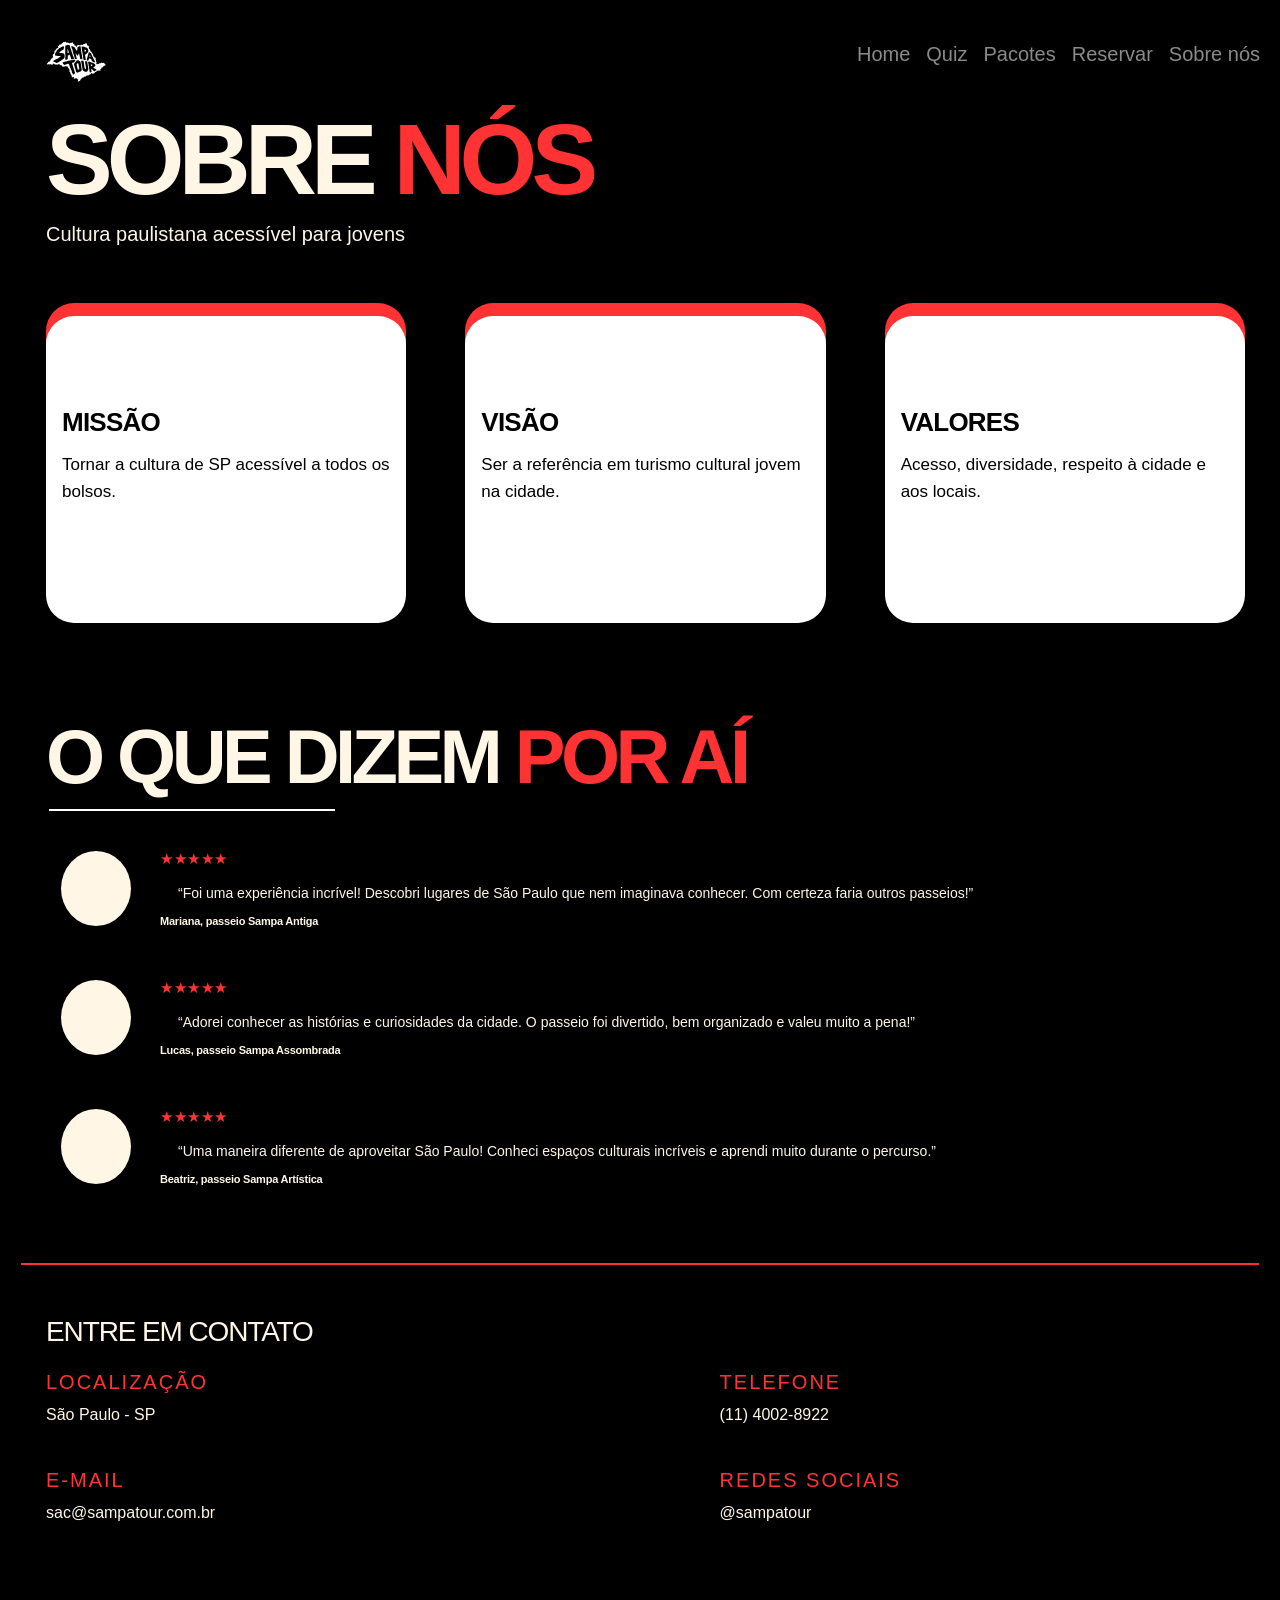
<file: sobre.html>
<!doctype html>
<html lang="pt-BR">
  <head>
    <meta charset="UTF-8" />
    <meta name="viewport" content="width=device-width, initial-scale=1.0" />

    <title>SampaTour | Sobre Nós</title>

    <meta
      name="keywords"
      content="SampaTour, turismo, cultura, São Paulo, passeios"
    />
    <meta
      name="description"
      content="Conheça a missão, a visão e os valores da SampaTour, uma iniciativa de turismo cultural acessível em São Paulo."
    />

    <link rel="icon" type="image/svg+xml" href="icons/logotipo-preto.svg" />
    <link
      href="https://cdn.jsdelivr.net/npm/bootstrap@5.3.3/dist/css/bootstrap.min.css"
      rel="stylesheet"
    />
    <link rel="stylesheet" href="css/styles.css" />
    <script src="js/scripts.js" defer></script>
  </head>

  <body class="pagina-sobre">
    <header class="cabecalho" id="inicio">
      <h1 class="titulo-principal">
        SOBRE <span class="titulo-destaque">NÓS</span>
      </h1>

      <p class="slogan">Cultura paulistana acessível para jovens</p>

      <nav
        class="menu navbar navbar-expand-md"
        aria-label="Menu principal"
        data-bs-theme="dark"
      >
        <button
          class="navbar-toggler ms-auto"
          type="button"
          data-bs-toggle="collapse"
          data-bs-target="#menu-nav"
          aria-controls="menu-nav"
          aria-expanded="false"
          aria-label="Abrir menu"
        >
          <span class="navbar-toggler-icon"></span>
        </button>

        <div class="collapse navbar-collapse" id="menu-nav">
          <ul class="menu-lista navbar-nav">
            <li><a href="home.html">Home</a></li>
            <li><a href="quiz.html">Quiz</a></li>
            <li><a href="pacotes.html">Pacotes</a></li>
            <li><a href="reserva.html">Reservar</a></li>
            <li><a href="sobre.html">Sobre nós</a></li>
          </ul>
        </div>
      </nav>
    </header>

    <main>
      <section class="apresentacao-sobre" id="sobre">
        <h2>QUEM SOMOS</h2>

        <p>
          A SampaTour promove passeios guiados de baixo custo para aproximar
          jovens da cultura, da história, da arte e dos sabores de São Paulo.
        </p>
      </section>

      <section class="missao-valores" id="missao-valores">
        <h2>NOSSOS PRINCÍPIOS</h2>

        <article class="principio-item" id="missao">
          <h3>MISSÃO</h3>
          <p>Tornar a cultura de SP acessível a todos os bolsos.</p>
        </article>

        <article class="principio-item" id="visao">
          <h3>VISÃO</h3>
          <p>Ser a referência em turismo cultural jovem na cidade.</p>
        </article>

        <article class="principio-item" id="valores">
          <h3>VALORES</h3>
          <p>Acesso, diversidade, respeito à cidade e aos locais.</p>
        </article>
      </section>

      <section class="depoimentos" id="depoimentos">
        <h2>O QUE DIZEM <span class="titulo-destaque">POR AÍ</span></h2>

        <article class="depoimento">
          <span
            class="depoimento-foto"
            role="img"
            aria-label="Foto da participante"
          ></span>
          <section class="depoimento-conteudo">
            <p class="estrelas" aria-label="5 estrelas">★★★★★</p>
            <blockquote>
              “Foi uma experiência incrível! Descobri lugares de São Paulo que
              nem imaginava conhecer. Com certeza faria outros passeios!”
            </blockquote>
            <p class="autor">Mariana, passeio Sampa Antiga</p>
          </section>
        </article>

        <article class="depoimento">
          <span
            class="depoimento-foto"
            role="img"
            aria-label="Foto do participante"
          ></span>
          <section class="depoimento-conteudo">
            <p class="estrelas" aria-label="5 estrelas">★★★★★</p>
            <blockquote>
              “Adorei conhecer as histórias e curiosidades da cidade. O passeio
              foi divertido, bem organizado e valeu muito a pena!”
            </blockquote>
            <p class="autor">Lucas, passeio Sampa Assombrada</p>
          </section>
        </article>

        <article class="depoimento">
          <span
            class="depoimento-foto"
            role="img"
            aria-label="Foto da participante"
          ></span>
          <section class="depoimento-conteudo">
            <p class="estrelas" aria-label="5 estrelas">★★★★★</p>
            <blockquote>
              “Uma maneira diferente de aproveitar São Paulo! Conheci espaços
              culturais incríveis e aprendi muito durante o percurso.”
            </blockquote>
            <p class="autor">Beatriz, passeio Sampa Artística</p>
          </section>
        </article>
      </section>
    </main>

    <footer class="rodape" id="contato">
      <h2>ENTRE EM CONTATO</h2>

      <section class="informacoes-contato" aria-label="Informações de contato">
        <section class="contato-item">
          <h3>LOCALIZAÇÃO</h3>
          <p>São Paulo - SP</p>
        </section>

        <section class="contato-item">
          <h3>TELEFONE</h3>
          <p>
            <a href="tel:+551140028922">(11) 4002-8922</a>
          </p>
        </section>

        <section class="contato-item">
          <h3>E-MAIL</h3>
          <p>
            <a href="mailto:sac@sampatour.com.br"> sac@sampatour.com.br </a>
          </p>
        </section>

        <section class="contato-item">
          <h3>REDES SOCIAIS</h3>
          <p>@sampatour</p>
        </section>
      </section>
    </footer>

    <script src="https://cdn.jsdelivr.net/npm/bootstrap@5.3.3/dist/js/bootstrap.bundle.min.js"></script>
  </body>
</html>
</file>
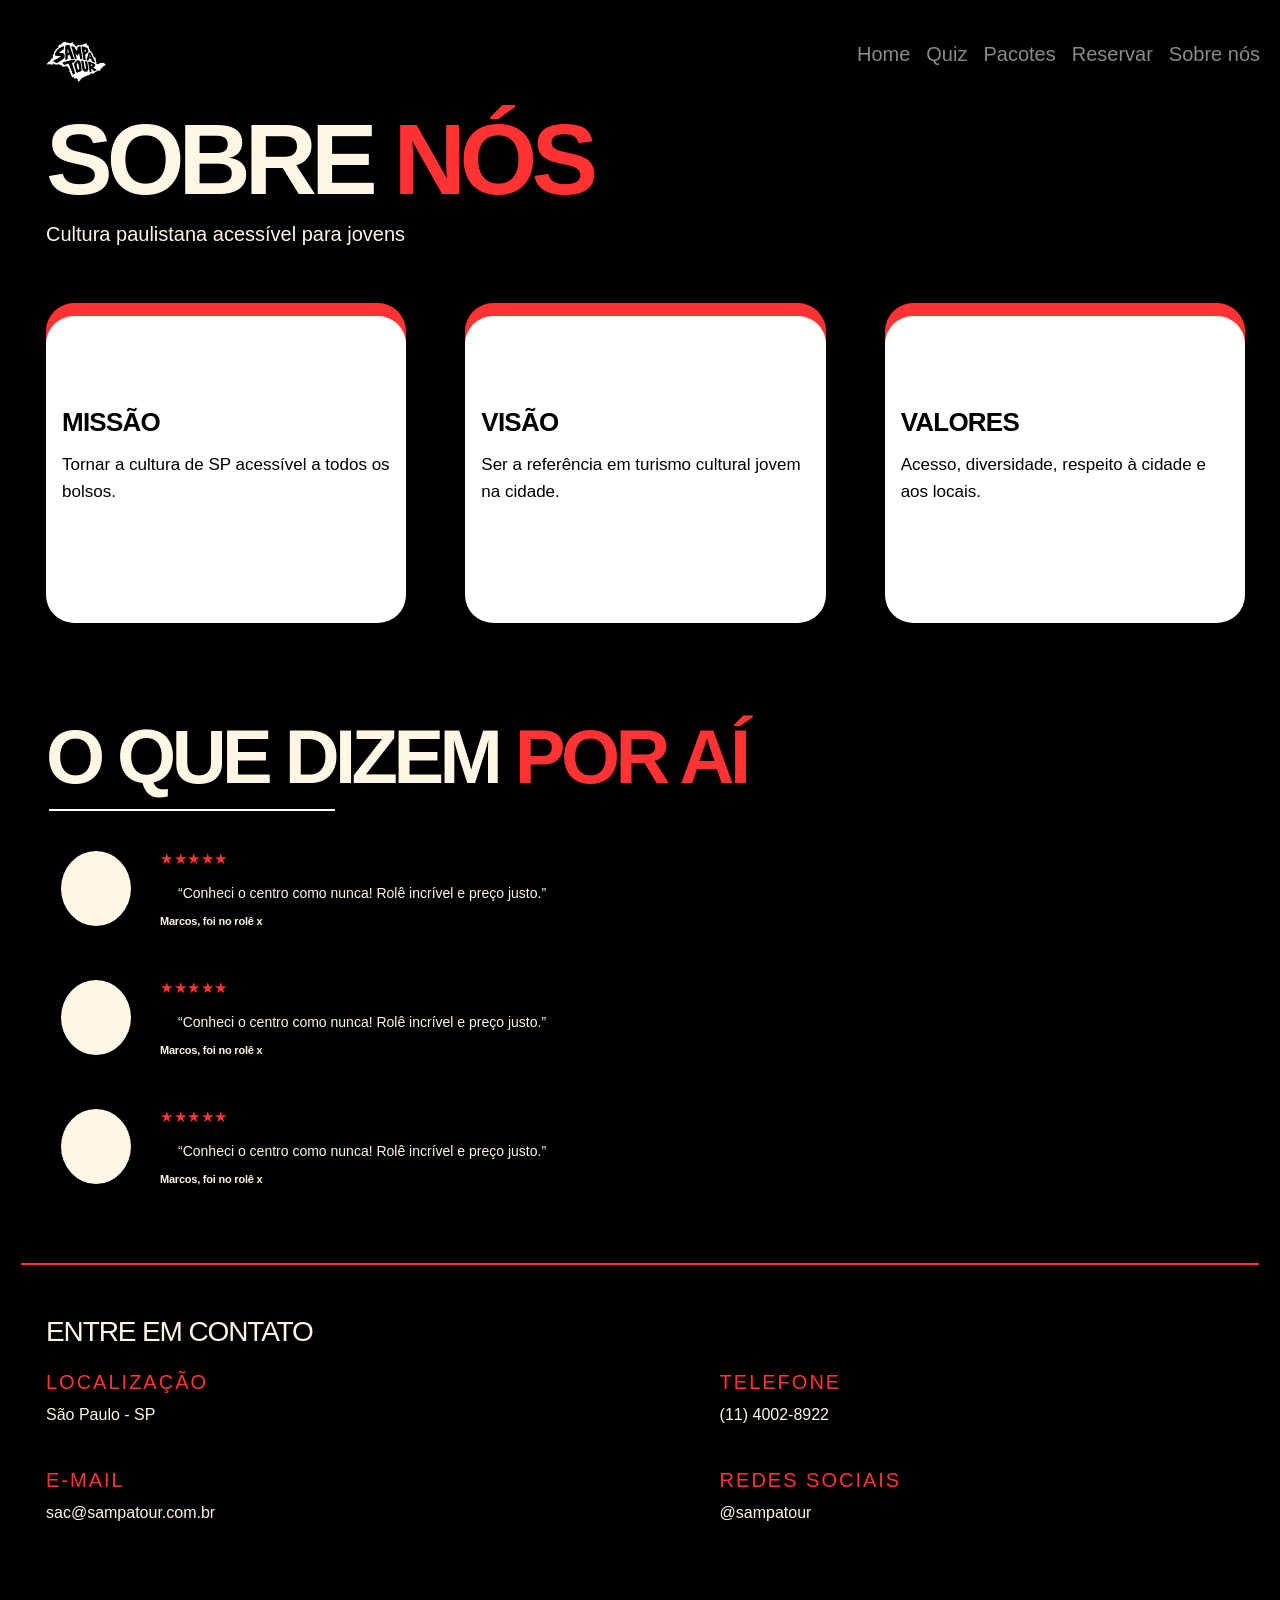
<file: src/main/sobre.html>
<!doctype html>
<html lang="pt-BR">
  <head>
    <meta charset="UTF-8" />
    <meta name="viewport" content="width=device-width, initial-scale=1.0" />

    <title>SampaTour | Sobre Nós</title>

    <meta
      name="keywords"
      content="SampaTour, turismo, cultura, São Paulo, passeios"
    />
    <meta
      name="description"
      content="Conheça a missão, a visão e os valores da SampaTour, uma iniciativa de turismo cultural acessível em São Paulo."
    />

    <link rel="icon" type="image/svg+xml" href="icons/logotipo-preto.svg" />
    <link
      href="https://cdn.jsdelivr.net/npm/bootstrap@5.3.3/dist/css/bootstrap.min.css"
      rel="stylesheet"
    />
    <link rel="stylesheet" href="css/styles.css" />
    <script src="js/scripts.js" defer></script>
  </head>

  <body class="pagina-sobre">
    <header class="cabecalho" id="inicio">
      <h1 class="titulo-principal">
        SOBRE <span class="titulo-destaque">NÓS</span>
      </h1>

      <p class="slogan">Cultura paulistana acessível para jovens</p>

      <nav
        class="menu navbar navbar-expand-md"
        aria-label="Menu principal"
        data-bs-theme="dark"
      >
        <button
          class="navbar-toggler ms-auto"
          type="button"
          data-bs-toggle="collapse"
          data-bs-target="#menu-nav"
          aria-controls="menu-nav"
          aria-expanded="false"
          aria-label="Abrir menu"
        >
          <span class="navbar-toggler-icon"></span>
        </button>

        <div class="collapse navbar-collapse" id="menu-nav">
          <ul class="menu-lista navbar-nav">
            <li><a href="home.html">Home</a></li>
            <li><a href="quiz.html">Quiz</a></li>
            <li><a href="pacotes.html">Pacotes</a></li>
            <li><a href="reserva.html">Reservar</a></li>
            <li><a href="sobre.html">Sobre nós</a></li>
          </ul>
        </div>
      </nav>
    </header>

    <main>
      <section class="apresentacao-sobre" id="sobre">
        <h2>QUEM SOMOS</h2>

        <p>
          A SampaTour promove passeios guiados de baixo custo para aproximar
          jovens da cultura, da história, da arte e dos sabores de São Paulo.
        </p>
      </section>

      <section class="missao-valores" id="missao-valores">
        <h2>NOSSOS PRINCÍPIOS</h2>

        <article class="principio-item" id="missao">
          <h3>MISSÃO</h3>
          <p>Tornar a cultura de SP acessível a todos os bolsos.</p>
        </article>

        <article class="principio-item" id="visao">
          <h3>VISÃO</h3>
          <p>Ser a referência em turismo cultural jovem na cidade.</p>
        </article>

        <article class="principio-item" id="valores">
          <h3>VALORES</h3>
          <p>Acesso, diversidade, respeito à cidade e aos locais.</p>
        </article>
      </section>

      <section class="depoimentos" id="depoimentos">
        <h2>O QUE DIZEM <span class="titulo-destaque">POR AÍ</span></h2>

        <article class="depoimento">
          <span
            class="depoimento-foto"
            role="img"
            aria-label="Foto do participante"
          ></span>
          <section class="depoimento-conteudo">
            <p class="estrelas" aria-label="5 estrelas">★★★★★</p>
            <blockquote>
              “Conheci o centro como nunca! Rolê incrível e preço justo.”
            </blockquote>
            <p class="autor">Marcos, foi no rolê x</p>
          </section>
        </article>

        <article class="depoimento">
          <span
            class="depoimento-foto"
            role="img"
            aria-label="Foto do participante"
          ></span>
          <section class="depoimento-conteudo">
            <p class="estrelas" aria-label="5 estrelas">★★★★★</p>
            <blockquote>
              “Conheci o centro como nunca! Rolê incrível e preço justo.”
            </blockquote>
            <p class="autor">Marcos, foi no rolê x</p>
          </section>
        </article>

        <article class="depoimento">
          <span
            class="depoimento-foto"
            role="img"
            aria-label="Foto do participante"
          ></span>
          <section class="depoimento-conteudo">
            <p class="estrelas" aria-label="5 estrelas">★★★★★</p>
            <blockquote>
              “Conheci o centro como nunca! Rolê incrível e preço justo.”
            </blockquote>
            <p class="autor">Marcos, foi no rolê x</p>
          </section>
        </article>
      </section>
    </main>

    <footer class="rodape" id="contato">
      <h2>ENTRE EM CONTATO</h2>

      <section class="informacoes-contato" aria-label="Informações de contato">
        <section class="contato-item">
          <h3>LOCALIZAÇÃO</h3>
          <p>São Paulo - SP</p>
        </section>

        <section class="contato-item">
          <h3>TELEFONE</h3>
          <p>
            <a href="tel:+551140028922">(11) 4002-8922</a>
          </p>
        </section>

        <section class="contato-item">
          <h3>E-MAIL</h3>
          <p>
            <a href="mailto:sac@sampatour.com.br"> sac@sampatour.com.br </a>
          </p>
        </section>

        <section class="contato-item">
          <h3>REDES SOCIAIS</h3>
          <p>@sampatour</p>
        </section>
      </section>
    </footer>

    <script src="https://cdn.jsdelivr.net/npm/bootstrap@5.3.3/dist/js/bootstrap.bundle.min.js"></script>
  </body>
</html>
</file>
<file: css/styles.css>
:root {
  --preto: #000000;
  --creme: #fff6e5;
  --vermelho: #ff3333;
  --cinza: #8a8a8a;
  --fonte:
    "Helvetica Neue", "Helvetica Now Display", Helvetica, "Inter", Arial,
    sans-serif;
  --fonte-quiz:
    "Instrument Sans", "DM Sans", "Segoe UI", "Helvetica Neue", Arial,
    sans-serif;
  --cinza-linha: #111111;
  --vinho: #c8001e;
  --borda-campo: #1a1a2e;
  --fonte-form: Arial, "Helvetica Neue", Helvetica, sans-serif;
}

* {
  margin: 0;
  padding: 0;
  box-sizing: border-box;
}

html {
  scroll-behavior: smooth;
}

a {
  color: inherit;
  text-decoration: none;
}

ul {
  list-style: none;
}

/* home.html   */

body.pagina-home {
  background: var(--preto);
  color: var(--creme);
  font-family: var(--fonte);
  font-weight: 300;
  line-height: 1.4;
  -webkit-font-smoothing: antialiased;
}

/*  CABEÇALHO  */

body.pagina-home .cabecalho {
  display: grid;
  grid-template-columns: 1fr 1fr;
  grid-template-areas:
    "marca  menu"
    "selo   selo"
    "logo   slogan";
  padding: 14px 42px 64px;
  background: var(--preto);
}

/* Marca SAMPA TOUR*/

body.pagina-home .cabecalho::before {
  content: "";
  grid-area: marca;
  align-self: start;
  margin-top: 15px;
  width: 60px;
  height: 60px;
  background: url("../icons/logotipo-branco.svg") no-repeat left center /
    contain;
}

/* Selo  "ISSO É" */

body.pagina-home .cabecalho::after {
  grid-area: selo;
  justify-self: start;
  display: flex;
  align-items: center;
  justify-content: center;
  width: 85px;
  height: 45px;
  margin: 92px 0 22px;
  content: "ISSO É";
  border: 1px solid var(--creme);
  border-radius: 50%;
  font-size: 16px;
  font-weight: 700;
  letter-spacing: -0.02em;
  color: var(--creme);
}

/* Logo grande: o texto original fica oculto e fica redesenhado com pseudo-elementos */

body.pagina-home .logo {
  grid-area: logo;
  font-size: 0;
  line-height: 0;
}

body.pagina-home .logo::before,
body.pagina-home .logo::after {
  display: block;
  font-size: clamp(60px, 12.8vw, 150px);
  font-weight: 700;
  line-height: 0.82;
  letter-spacing: -0.055em;
}

body.pagina-home .logo::before {
  content: "SAMPA";
  color: var(--creme);
}

body.pagina-home .logo::after {
  content: "TOUR";
  color: var(--vermelho);
}

body.pagina-home .slogan {
  grid-area: slogan;
  align-self: end;
  justify-self: end;
  max-width: 550px;
  margin-bottom: 4px;
  font-size: 25px;
  font-weight: 300;
  line-height: 1.3;
  text-align: right;
  text-transform: uppercase;
  color: var(--creme);
}

/* Menu */

body.pagina-home .menu {
  grid-area: menu;
  justify-self: end;
  align-self: start;
  margin-right: 20px;
  margin-top: 20px;
}

body.pagina-home .menu-lista {
  display: flex;
  gap: 16px;
}

body.pagina-home .menu-lista a {
  font-size: 20px;
  font-weight: 300;
  color: var(--cinza);
  transition: color 0.2s;
}

body.pagina-home .menu-lista li:first-child a {
  color: var(--creme);
}

body.pagina-home .menu-lista a:hover {
  color: var(--creme);
}

/* 
   APRESENTAÇÃO
 */

body.pagina-home .apresentacao {
  display: grid;
  grid-template-columns: 1fr 1fr;
  grid-template-rows: 1fr auto auto 1fr;
  align-items: start;
  min-height: 422px;
  margin-bottom: 128px;
}

body.pagina-home .apresentacao > * {
  grid-column: 1;
  padding-left: 26px;
  padding-right: 24px;
}

body.pagina-home .titulo-secao {
  grid-row: 2;
  align-self: end;
  font-size: 0;
  line-height: 0;
  margin-bottom: 26px;
}

body.pagina-home .titulo-secao::before,
body.pagina-home .titulo-secao::after {
  font-size: clamp(30px, 5.3vw, 60px);
  font-weight: 700;
  line-height: 0.95;
  letter-spacing: -0.045em;
  white-space: pre;
}

body.pagina-home .titulo-secao::before {
  content: "UMA\A CELEBRAÇÃO\A DA ";
  color: var(--creme);
}

body.pagina-home .titulo-secao::after {
  content: "CIDADE";
  color: var(--vermelho);
}

body.pagina-home .descricao {
  grid-row: 3;
  max-width: 630px;
  font-size: 20px;
  font-weight: 300;
  line-height: 1.4;
  text-transform: uppercase;
  color: var(--creme);
}

body.pagina-home .destaque {
  grid-row: 4;
  margin-top: 20px;
  font-size: 14px;
  font-weight: 700;
  line-height: 1.4;
  text-transform: uppercase;
  color: var(--creme);
}

body.pagina-home .destaque strong {
  font-weight: 700;
}

body.pagina-home .video-apresentacao {
  grid-column: 2;
  grid-row: 1 / -1;
  justify-self: end;
  align-self: center;
  margin-top: 125px;
  width: auto;
  height: 55%;
  min-height: auto;
  padding: 0;
  object-fit: contain;
  background: #1a1a1a;
  pointer-events: none;
  outline: none;
  border: none;
}

body.pagina-home .video-apresentacao::-webkit-media-controls {
  display: none !important;
}

/* 
   CHAMADA PARA O QUIZ
 */

body.pagina-home .chamada-quiz {
  display: flex;
  flex-direction: column;
  align-items: center;
  padding: 0 20px 100px;
  text-align: center;
}

body.pagina-home .chamada-quiz h2 {
  font-size: 0;
  line-height: 0;
}

body.pagina-home .chamada-quiz h2::before {
  display: block;
  content: "QUAL TOUR";
  font-size: clamp(48px, 8.8vw, 100px);
  font-weight: 700;
  line-height: 0.95;
  letter-spacing: -0.06em;
  color: var(--creme);
}

body.pagina-home .chamada-quiz h2::after {
  display: block;
  width: fit-content;
  margin: 0 auto;
  content: "É A SUA CARA ?";
  font-size: clamp(30px, 5.3vw, 60px);
  font-weight: 700;
  line-height: 1.05;
  letter-spacing: -0.06em;
  background: linear-gradient(
    90deg,
    var(--creme) 0 22%,
    var(--vermelho) 22% 100%
  );
  -webkit-background-clip: text;
  background-clip: text;
  -webkit-text-fill-color: transparent;
  color: transparent;
}

body.pagina-home .chamada-quiz p {
  margin-top: 4px;
  font-size: 20px;
  font-weight: 300;
  text-transform: lowercase;
  color: var(--creme);
}

body.pagina-home .chamada-quiz p::first-letter {
  text-transform: uppercase;
}

body.pagina-home .botao-quiz {
  display: inline-flex;
  align-items: center;
  justify-content: center;
  width: 220px;
  height: 60px;
  margin-top: 32px;
  border-radius: 999px;
  background: var(--creme);
  color: var(--preto);
  font-size: 17px;
  font-weight: 400;
  letter-spacing: 0.18em;
  text-decoration: none;
  text-underline-offset: 2px;
  transition:
    transform 0.2s,
    background 0.2s;
}

body.pagina-home .botao-quiz:hover {
  background: var(--vermelho);
  transform: scale(1.04);
}

/* 
   RODAPÉ
 */

body.pagina-home .rodape {
  margin: 0 20px;
  padding: 52px 22px 70px;
  border-top: 2px solid var(--vermelho);
}

body.pagina-home .rodape h2 {
  margin-bottom: 22px;
  font-size: 30px;
  font-weight: 300;
  letter-spacing: -0.04em;
  line-height: 1.1;
  color: var(--creme);
}

body.pagina-home .informacoes-contato {
  display: grid;
  grid-template-columns: 1fr 1fr;
  column-gap: 20px;
  row-gap: 24px;
}

body.pagina-home .contato-item h3 {
  font-size: 20px;
  font-weight: 300;
  letter-spacing: 0.1em;
  color: var(--vermelho);
}

body.pagina-home .contato-item p {
  margin-top: 10px;
  font-size: 16px;
  font-weight: 300;
  color: var(--creme);
}

body.pagina-home .contato-item a:hover {
  color: var(--vermelho);
}

/* 
   RESPONSIVIDADE
 */

@media (max-width: 700px) {
  /* Menu hambúrguer: menu suspenso em telas pequenas */

  body.pagina-home .menu {
    position: relative;
    z-index: 1000;
  }

  body.pagina-home .menu .navbar-toggler {
    display: block;
    margin-left: auto;
    border: 1px solid var(--cinza);
    border-radius: 8px;
    padding: 7px 9px;
    background-color: transparent;
    box-shadow: none;
  }

  body.pagina-home .menu .navbar-toggler:focus {
    box-shadow: 0 0 0 2px rgba(255, 51, 51, 0.35);
  }

  body.pagina-home .menu .navbar-collapse {
    position: absolute;
    top: calc(100% + 8px);
    right: 0;
    width: max-content;
    max-width: calc(100vw - 48px);
    padding: 12px;
    border: 1px solid #333;
    border-radius: 10px;
    background: #000;
    z-index: 1001;
  }

  body.pagina-home .menu .navbar-collapse .menu-lista {
    display: flex;
    flex-direction: column;
    align-items: flex-end;
    gap: 12px;
    text-align: right;
    white-space: nowrap;
  }

  body.pagina-home .menu .navbar-collapse .menu-lista a {
    display: block;
    padding: 4px 2px;
    font-size: 16px;
  }

  body.pagina-home .cabecalho {
    grid-template-columns: 1fr;
    grid-template-areas:
      "menu"
      "marca"
      "selo"
      "logo"
      "slogan";
    padding: 14px 24px 48px;
  }

  body.pagina-home .menu {
    justify-self: end;
    margin-right: 0;
  }

  body.pagina-home .menu-lista {
    text-align: right;
  }

  body.pagina-home .cabecalho::after {
    margin-top: 48px;
  }

  body.pagina-home .slogan {
    justify-self: start;
    margin-top: 24px;
    text-align: left;
  }

  body.pagina-home .apresentacao {
    grid-template-columns: 1fr;
    grid-template-rows: auto;
    margin-bottom: 80px;
  }

  body.pagina-home .apresentacao > * {
    grid-column: 1;
    grid-row: auto;
    padding-left: 24px;
    padding-right: 24px;
  }

  body.pagina-home .titulo-secao {
    margin-bottom: 18px;
  }

  body.pagina-home .titulo-secao::before,
  body.pagina-home .titulo-secao::after {
    font-size: 44px;
  }

  body.pagina-home .video-apresentacao {
    grid-column: 1;
    grid-row: auto;
    justify-self: stretch;
    order: -1;
    margin-top: 0;
    margin-bottom: 32px;
    padding: 0;
    height: auto;
    min-height: 0;
    width: 100%;
    aspect-ratio: 368 / 422;
  }

  body.pagina-home .informacoes-contato {
    grid-template-columns: 1fr;
  }
}

/* =====================================================
   PÁGINA: quiz.html  (body.pagina-quiz)
   ===================================================== */

body.pagina-quiz {
  background: var(--preto);
  color: var(--creme);
  font-family: var(--fonte);
  font-weight: 300;
  line-height: 1.4;
  -webkit-font-smoothing: antialiased;
}

/*  leitores de tela */

body.pagina-quiz .introducao-quiz,
body.pagina-quiz .area-quiz > h2 {
  position: absolute;
  width: 1px;
  height: 1px;
  margin: -1px;
  overflow: hidden;
  clip: rect(0 0 0 0);
  white-space: nowrap;
}

/* 
   CABEÇALHO
 */

body.pagina-quiz .cabecalho {
  display: grid;
  grid-template-columns: 1fr auto;
  grid-template-areas:
    "marca   menu"
    "titulo  titulo"
    "slogan  slogan";
  padding: 18px 0 0;
}

/* Marca SAMPA TOUR*/

body.pagina-quiz .cabecalho::before {
  content: "";
  grid-area: marca;
  align-self: start;
  margin-top: 15px;
  width: 60px;
  height: 60px;
  background: url("../icons/logotipo-branco.svg") no-repeat left center /
    contain;
}

/* Menu */

body.pagina-quiz .menu {
  grid-area: menu;
  justify-self: end;
  align-self: start;
  margin-right: 25px;
  margin-top: 15px;
}

body.pagina-quiz .menu-lista {
  display: flex;
  gap: 18px;
}

body.pagina-quiz .menu-lista a {
  font-size: 20px;
  font-weight: 300;
  color: var(--cinza);
  transition: color 0.2s;
}

body.pagina-quiz .menu-lista a[aria-current="page"],
body.pagina-quiz .menu-lista a:hover {
  color: var(--creme);
}

body.pagina-quiz .titulo-principal {
  grid-area: titulo;
  margin-top: 58px;
  font-size: clamp(52px, 13.2vw, 120px);
  font-weight: 700;
  line-height: 0.85;
  letter-spacing: -0.06em;
  white-space: nowrap;
  color: var(--creme);
}

body.pagina-quiz .titulo-destaque {
  color: var(--vermelho);
}

body.pagina-quiz .slogan {
  grid-area: slogan;
  margin-top: 26px;
  font-size: 20px;
  font-weight: 300;
  line-height: 1.2;
  color: var(--creme);
}

/* 
   CARTÃO DO QUIZ
*/

body.pagina-quiz .area-quiz {
  display: flex;
  justify-content: center;
  margin-top: 58px;
  padding: 0 20px;
}

body.pagina-quiz .cartao-quiz {
  width: min(150%, 478px);
  padding: 17px 15px 17px;
  border: 5px solid var(--vermelho);
  border-radius: 22px;
  background: #ffffff;
  color: #111111;
  font-family: var(--fonte-quiz);
}

body.pagina-quiz .cartao-cabecalho {
  display: flex;
  justify-content: space-between;
  align-items: flex-start;
  margin-bottom: 5px;
}

body.pagina-quiz .pergunta {
  font-size: 24px;
  font-weight: 700;
  line-height: 1.15;
  letter-spacing: -0.01em;
  color: #000000;
}

body.pagina-quiz .progresso {
  font-size: 15px;
  font-weight: 300;
  color: #111111;
}

body.pagina-quiz .opcoes {
  display: flex;
  flex-direction: column;
  gap: 10px;
  padding-left: 0;
  margin: 20px 5px;
}

body.pagina-quiz .opcao {
  display: flex;
  align-items: center;
  gap: 12px;
  width: 100%;
  height: 63px;
  padding: 0 8px;
  border: 0;
  border-radius: 10px;
  background: #ececec;
  color: #111111;
  font-family: inherit;
  font-size: 16px;
  font-weight: 400;
  text-align: left;
  cursor: pointer;
  transition:
    background 0.2s,
    color 0.2s;
}

body.pagina-quiz .opcao:hover,
body.pagina-quiz .opcao:focus-visible {
  background: var(--vermelho);
  color: #ffffff;
  outline: none;
}

body.pagina-quiz .botao-proximo{
  justify-self: flex-end;
  display: none;
  align-items: center;
  height: 50px;
  padding: 2px 8px;
  border: 0;
  border-radius: 10px;
  background: #ececec;
  color: #111111;
  font-family: var(--fonte-quiz);
  font-size: 16px;
  font-weight: bold;
  text-align: center;
  cursor: pointer;
  background: var(--vermelho);
  color: #ffffff;
  outline: none;
  transition:
    background 0.2s,
    color 0.2s;
}

body.pagina-quiz .botao-reiniciar {
  display: block;
  justify-self: center;
  font-family: var(--fonte-quiz);
  font-weight: bold;
  color: var(--vermelho);
  margin: 4px 2px;
}

body.pagina-quiz .botao-proximo:hover,
body.pagina-quiz .botao-proximo:focus-visible,
body.pagina-quiz .botao-reiniciar:hover,
body.pagina-quiz .botao-reiniciar:focus-visible {
  text-decoration: underline;
}

body.pagina-quiz .resultado-quiz {
  display: none;
}

body.pagina-quiz .resultado-imagem-card {
  position: relative;
  display: flex;
  align-items: center;
  justify-content: center;
  width: 100%;
  aspect-ratio: 4 / 3;
  overflow: hidden;
}

body.pagina-quiz .resultado-imagem {
  position: absolute;
  inset: 0;
  width: 100%;
  height: 100%;
  object-fit: cover;
}

body.pagina-quiz .resultado-categoria {
  margin-top: 10px;
  margin-bottom: 6px;
  font-size: 10px;
  font-weight: 700;
  letter-spacing: 0.14em;
  text-transform: uppercase;
  color: var(--vermelho);
}

body.pagina-quiz .resultado-nome {
  margin-bottom: 10px;
  font-size: 30px;
  font-weight: 700;
  letter-spacing: -0.04em;
  line-height: 1.05;
  text-transform: uppercase;
  color: #000000;
}

body.pagina-quiz .resultado-descricao p {
  font-size: 14px;
  font-weight: 300;
  line-height: 1.65;
  color: #111111;
}

body.pagina-quiz .resultado-info{
  font-weight: bold;
}

body.pagina-quiz .resultado-info:hover,
body.pagina-quiz .resultado-info:focus-visible {
  text-decoration: underline;
}

body.pagina-quiz .botao-reservar {
  display: flex;
  align-items: center;
  justify-content: center;
  height: 44px;
  margin: 20px 0px;
  border-radius: 999px;
  background: var(--vermelho);
  color: #ffffff;
  font-size: 12px;
  font-weight: 700;
  letter-spacing: 0.12em;
  transition:
    background 0.2s,
    transform 0.2s;
}

body.pagina-pacotes .botao-reservar:hover,
body.pagina-pacotes .botao-reservar:focus-visible {
  background: #000000;
  outline: none;
  transform: scale(1.02);
}

/* 
   RODAPÉ
 */

body.pagina-quiz .rodape {
  margin: 165px 22px 0;
  padding: 54px 25px 70px;
  border-top: 2px solid var(--vermelho);
}

body.pagina-quiz .rodape h2 {
  margin-bottom: 24px;
  font-size: 30px;
  font-weight: 300;
  letter-spacing: -0.04em;
  line-height: 1.1;
  color: var(--creme);
}

body.pagina-quiz .informacoes-contato {
  display: grid;
  grid-template-columns: 56.7% 1fr;
  row-gap: 28px;
}

body.pagina-quiz .contato-item h3 {
  font-size: 20px;
  font-weight: 300;
  letter-spacing: 0.1em;
  color: var(--vermelho);
}

body.pagina-quiz .contato-item p {
  margin-top: 12px;
  font-size: 16px;
  font-weight: 300;
  color: var(--creme);
}

body.pagina-quiz .contato-item a:hover {
  color: var(--vermelho);
}

/* 
   RESPONSIVIDADE
 */

@media (max-width: 760px) {
  /* Menu hambúrguer: menu suspenso em telas pequenas */

  body.pagina-quiz .menu {
    position: relative;
    z-index: 1000;
  }

  body.pagina-quiz .menu .navbar-toggler {
    display: block;
    margin-left: auto;
    border: 1px solid var(--cinza);
    border-radius: 8px;
    padding: 7px 9px;
    background-color: transparent;
    box-shadow: none;
  }

  body.pagina-quiz .menu .navbar-toggler:focus {
    box-shadow: 0 0 0 2px rgba(255, 51, 51, 0.35);
  }

  body.pagina-quiz .menu .navbar-collapse {
    position: absolute;
    top: calc(100% + 8px);
    right: 0;
    width: max-content;
    max-width: calc(100vw - 48px);
    padding: 12px;
    border: 1px solid #333;
    border-radius: 10px;
    background: #000;
    z-index: 1001;
  }

  body.pagina-quiz .menu .navbar-collapse .menu-lista {
    display: flex;
    flex-direction: column;
    align-items: flex-end;
    gap: 12px;
    text-align: right;
    white-space: nowrap;
  }

  body.pagina-quiz .menu .navbar-collapse .menu-lista a {
    display: block;
    padding: 4px 2px;
    font-size: 16px;
  }

  body.pagina-quiz .cabecalho {
    grid-template-columns: 1fr;
    grid-template-areas:
      "marca menu"
      "selo"
      "logo"
      "slogan";
    padding: 14px 24px 48px;
  }

  body.pagina-quiz .menu {
    justify-self: end;
    margin-right: 0;
  }

  body.pagina-quiz .menu-lista {
    text-align: right;
  }

  body.pagina-quiz .cabecalho::before {
    margin-left: 24px;
  }

  body.pagina-quiz .titulo-principal,
  body.pagina-quiz .slogan {
    width: calc(100% - 48px);
  }

  body.pagina-quiz .titulo-principal {
    font-size: 13.6vw;
  }

  body.pagina-quiz .rodape {
    margin-top: 100px;
  }
}

@media (max-width: 480px) {
  body.pagina-quiz .informacoes-contato {
    grid-template-columns: 1fr;
  }
}

/* =====================================================
   PÁGINA: pacotes.html  (body.pagina-pacotes)
   ===================================================== */

body.pagina-pacotes {
  background: var(--preto);
  color: var(--creme);
  font-family: var(--fonte);
  font-weight: 300;
  line-height: 1.4;
  -webkit-font-smoothing: antialiased;
}

/* Trava a rolagem do fundo enquanto a janela de detalhes está aberta */

body.pagina-pacotes:has(dialog[open]) {
  overflow: hidden;
}

/* Texto leitores de tela */

body.pagina-pacotes .filtro-pacotes > h2,
body.pagina-pacotes .filtro-pacotes > p,
body.pagina-pacotes .lista-pacotes > h2,
body.pagina-pacotes .categoria-pacotes > h3 {
  position: absolute;
  width: 1px;
  height: 1px;
  margin: -1px;
  overflow: hidden;
  clip: rect(0 0 0 0);
  white-space: nowrap;
}

/* 
   CABEÇALHO
 */

body.pagina-pacotes .cabecalho {
  display: grid;
  grid-template-columns: 1fr auto;
  grid-template-areas:
    "marca   menu"
    "titulo  titulo"
    "slogan  slogan";
  padding: 14px 42px 22px;
}

/* Marca SAMPA TOUR*/

body.pagina-pacotes .cabecalho::before {
  content: "";
  grid-area: marca;
  align-self: start;
  margin-top: 15px;
  width: 60px;
  height: 60px;
  background: url("../icons/logotipo-branco.svg") no-repeat left center /
    contain;
}

body.pagina-pacotes .titulo-principal {
  grid-area: titulo;
  margin-top: 50px;
  font-size: clamp(56px, 11.6vw, 110px);
  font-weight: 700;
  line-height: 0.85;
  letter-spacing: -0.06em;
  color: var(--creme);
}

body.pagina-pacotes .slogan {
  grid-area: slogan;
  margin-top: 6px;
  padding-left: 3px;
  font-size: 17px;
  font-weight: 300;
  line-height: 1.2;
  color: var(--creme);
}

/* Menu */

body.pagina-pacotes .menu {
  grid-area: menu;
  justify-self: end;
  align-self: start;
  margin-right: 20px;
  margin-top: 20px;
}

body.pagina-pacotes .menu-lista {
  display: flex;
  gap: 16px;
}

body.pagina-pacotes .menu-lista a {
  font-size: 20px;
  font-weight: 300;
  color: var(--cinza);
  transition: color 0.2s;
}

body.pagina-pacotes .menu-lista a[aria-current="page"],
body.pagina-pacotes .menu-lista a:hover {
  color: var(--creme);
}

body.pagina-pacotes .filtro-pacotes {
  padding: 0 45px;
}

body.pagina-pacotes .filtro-pacotes .chamada-quiz {
  display: none;
}

body.pagina-pacotes .menu-categorias ul {
  display: flex;
  flex-wrap: wrap;
  gap: 12px 14px;
}

body.pagina-pacotes .menu-categorias a {
  display: flex;
  align-items: center;
  justify-content: center;
  min-width: 102px;
  height: 25px;
  padding: 0 16px;
  border: 1px solid var(--creme);
  border-radius: 999px;
  background: var(--preto);
  color: var(--creme);
  font-size: 14px;
  font-weight: 700;
  white-space: nowrap;
  transition:
    background 0.2s,
    border-color 0.2s;
}

body.pagina-pacotes .menu-categorias a:hover {
  border-color: var(--vermelho);
}

/* Filtro ativo: "Todos" por padrão 
muda conforme a categoria selecionada */

body.pagina-pacotes .menu-categorias li:first-child a {
  background: var(--vermelho);
  border-color: var(--vermelho);
}

body.pagina-pacotes:has(.categoria-pacotes:target)
  .menu-categorias
  li:first-child
  a {
  background: var(--preto);
  border-color: var(--creme);
}

body.pagina-pacotes:has(#historia-cultura:target)
  .menu-categorias
  li:nth-child(2)
  a,
body.pagina-pacotes:has(#arte-arquitetura:target)
  .menu-categorias
  li:nth-child(3)
  a,
body.pagina-pacotes:has(#gastronomia:target) .menu-categorias li:nth-child(4) a,
body.pagina-pacotes:has(#pontos-turisticos:target)
  .menu-categorias
  li:nth-child(5)
  a {
  background: var(--vermelho);
  border-color: var(--vermelho);
}

/* 
   LISTA DE PACOTES
 */

body.pagina-pacotes .lista-pacotes {
  display: grid;
  grid-template-columns: repeat(3, 1fr);
  gap: 28px 18px;
  margin-top: 34px;
  padding: 0 32px;
}

body.pagina-pacotes .categoria-pacotes {
  display: contents;
}

/* Filtro por categoria via link */

body.pagina-pacotes
  .lista-pacotes:has(.categoria-pacotes:target)
  .categoria-pacotes:not(:target) {
  display: none;
}

/* Card de passeio */

body.pagina-pacotes .card-passeio {
  position: relative;
  display: flex;
  flex-direction: column;
  background: #ffffff;
  color: #000000;
  overflow: hidden;
  transition:
    transform 0.2s,
    box-shadow 0.2s;
  border-radius: 5%;
}

body.pagina-pacotes .card-passeio:hover,
body.pagina-pacotes .card-passeio:focus-within {
  transform: translateY(-4px);
  box-shadow: 0 0 0 2px var(--vermelho);
}

body.pagina-pacotes .card-imagem {
  position: relative;
  display: flex;
  flex: none;
  align-items: center;
  justify-content: center;
  width: 100%;
  aspect-ratio: 196 / 150;
  overflow: hidden;
  background: linear-gradient(135deg, #2e2e2e, #181818);
}

body.pagina-pacotes .card-imagem::before {
  content: "IMAGEM";
  font-size: 10px;
  font-weight: 700;
  letter-spacing: 0.25em;
  color: #6b6b6b;
}

body.pagina-pacotes .card-imagem img {
  position: absolute;
  inset: 0;
  width: 100%;
  height: 100%;
  object-fit: cover;
}

body.pagina-pacotes .card-info {
  display: flex;
  flex: 1;
  flex-direction: column;
  padding: 10px 9px 12px;
}

body.pagina-pacotes .card-info h4 {
  margin-bottom: 6px;
  font-size: 14px;
  font-weight: 700;
  letter-spacing: -0.04em;
  line-height: 1.1;
  text-transform: uppercase;
  color: #000000;
}

body.pagina-pacotes .card-abrir {
  padding: 0;
  border: 0;
  background: none;
  font: inherit;
  letter-spacing: inherit;
  line-height: inherit;
  text-align: left;
  text-transform: inherit;
  color: inherit;
  cursor: pointer;
}

body.pagina-pacotes .card-abrir::after {
  content: "";
  position: absolute;
  inset: 0;
}

body.pagina-pacotes .card-abrir:focus-visible {
  outline: none;
}

body.pagina-pacotes .card-descricao {
  margin-bottom: 10px;
  font-size: 9px;
  font-weight: 300;
  line-height: 1.5;
  color: #000000;
}

body.pagina-pacotes .card-preco {
  margin-top: auto;
  margin-bottom: 4px;
  padding-left: 2px;
  font-size: 10px;
  font-weight: 300;
  color: #000000;
}

body.pagina-pacotes .card-preco strong {
  font-weight: 700;
  color: var(--vermelho);
}

body.pagina-pacotes .card-detalhes {
  padding-left: 2px;
  font-size: 9px;
  font-weight: 300;
  color: #8a8a8a;
}

body.pagina-pacotes .card-completo {
  display: none;
}

/* 
   JANELA DE DETALHES 
 */

body.pagina-pacotes .janela-detalhes {
  position: fixed;
  inset: 0;
  width: min(92vw, 640px);
  max-height: 90vh;
  margin: auto;
  padding: 0;
  overflow-y: auto;
  border: 0;
  border-radius: 16px;
  background: #ffffff;
  color: #000000;
  box-shadow: 0 -7px 0 0 var(--vermelho);
}

body.pagina-pacotes .janela-detalhes::backdrop {
  background: rgba(0, 0, 0, 0.8);
}

body.pagina-pacotes .janela-fechar {
  position: absolute;
  top: 12px;
  right: 12px;
  z-index: 2;
  display: flex;
  align-items: center;
  justify-content: center;
  width: 34px;
  height: 34px;
  border: 0;
  border-radius: 50%;
  background: #000000;
  color: #ffffff;
  font-family: inherit;
  font-size: 22px;
  line-height: 1;
  cursor: pointer;
  transition: background 0.2s;
}

body.pagina-pacotes .janela-fechar:hover,
body.pagina-pacotes .janela-fechar:focus-visible {
  background: var(--vermelho);
  outline: none;
}

body.pagina-pacotes .janela-imagem {
  position: relative;
  display: flex;
  align-items: center;
  justify-content: center;
  width: 100%;
  aspect-ratio: 16 / 8;
  overflow: hidden;
  border-radius: 16px 16px 0 0;
  background: linear-gradient(135deg, #2e2e2e, #181818);
}

body.pagina-pacotes .janela-imagem::before {
  content: "IMAGEM";
  font-size: 12px;
  font-weight: 700;
  letter-spacing: 0.25em;
  color: #6b6b6b;
}

body.pagina-pacotes .janela-imagem img {
  position: absolute;
  inset: 0;
  width: 100%;
  height: 100%;
  object-fit: cover;
}

body.pagina-pacotes .janela-corpo {
  padding: 22px 26px 28px;
}

body.pagina-pacotes .janela-categoria {
  margin-bottom: 6px;
  font-size: 10px;
  font-weight: 700;
  letter-spacing: 0.14em;
  text-transform: uppercase;
  color: var(--vermelho);
}

body.pagina-pacotes .janela-titulo {
  margin-bottom: 6px;
  font-size: 30px;
  font-weight: 700;
  letter-spacing: -0.04em;
  line-height: 1.05;
  text-transform: uppercase;
  color: #000000;
}

body.pagina-pacotes .janela-meta {
  margin-bottom: 16px;
  font-size: 12px;
  font-weight: 400;
  color: #8a8a8a;
}

body.pagina-pacotes .janela-texto p {
  font-size: 14px;
  font-weight: 300;
  line-height: 1.65;
  color: #111111;
}

body.pagina-pacotes .janela-preco {
  margin-top: 18px;
  font-size: 14px;
  font-weight: 300;
  color: #000000;
}

body.pagina-pacotes .janela-preco strong {
  font-weight: 700;
  color: var(--vermelho);
}

body.pagina-pacotes .botao-reservar {
  display: flex;
  align-items: center;
  justify-content: center;
  height: 44px;
  margin-top: 20px;
  border-radius: 999px;
  background: var(--vermelho);
  color: #ffffff;
  font-size: 12px;
  font-weight: 700;
  letter-spacing: 0.12em;
  transition:
    background 0.2s,
    transform 0.2s;
}

body.pagina-pacotes .botao-reservar:hover,
body.pagina-pacotes .botao-reservar:focus-visible {
  background: #000000;
  outline: none;
  transform: scale(1.02);
}

/* 
   HORÁRIOS DOS PASSEIOS
 */

body.pagina-pacotes .horarios-passeios {
  margin-top: 100px;
  padding: 0 38px;
}

body.pagina-pacotes .horarios-passeios h2 {
  margin-bottom: 20px;
  font-size: 0;
  line-height: 0;
}

body.pagina-pacotes .horarios-passeios h2::before,
body.pagina-pacotes .horarios-passeios h2::after {
  font-size: clamp(30px, 5.8vw, 46px);
  font-weight: 700;
  line-height: 0.95;
  letter-spacing: -0.05em;
  white-space: pre;
}

body.pagina-pacotes .horarios-passeios h2::before {
  content: "HORÁRIOS DOS\A";
  color: var(--creme);
}

body.pagina-pacotes .horarios-passeios h2::after {
  content: "PASSEIOS";
  color: var(--vermelho);
}

body.pagina-pacotes .tabela-pacotes {
  width: 100%;
  border-collapse: collapse;
  table-layout: fixed;
}

body.pagina-pacotes .tabela-pacotes th {
  height: 45px;
  background: var(--vermelho);
  color: #ffffff;
  font-size: 14px;
  font-weight: 700;
  text-align: center;
  text-transform: uppercase;
}

body.pagina-pacotes .tabela-pacotes th:first-child {
  padding-left: 3px;
  text-align: left;
}

body.pagina-pacotes .tabela-pacotes th + th {
  border: 1px solid rgba(255, 255, 255, 0.75);
}

body.pagina-pacotes .tabela-pacotes td {
  height: 45px;
  background: var(--cinza-linha);
  border-bottom: 1px solid var(--preto);
  color: var(--creme);
  font-size: 13px;
  font-weight: 300;
  line-height: 1.3;
  text-align: center;
}

body.pagina-pacotes .tabela-pacotes td:first-child {
  padding-left: 4px;
  text-align: left;
}

body.pagina-pacotes .detalhes-passeio {
  display: block;
}

/* 
   RODAPÉ
 */

body.pagina-pacotes .rodape {
  margin: 52px 18px 0;
  padding: 52px 20px 70px;
  border-top: 2px solid var(--vermelho);
}

body.pagina-pacotes .rodape h2 {
  margin-bottom: 22px;
  font-size: 24px;
  font-weight: 300;
  letter-spacing: -0.04em;
  line-height: 1.1;
  color: var(--creme);
}

body.pagina-pacotes .informacoes-contato {
  display: grid;
  grid-template-columns: 56.7% 1fr;
  row-gap: 24px;
}

body.pagina-pacotes .contato-item h3 {
  font-size: 17px;
  font-weight: 300;
  letter-spacing: 0.1em;
  color: var(--vermelho);
}

body.pagina-pacotes .contato-item p {
  margin-top: 10px;
  font-size: 15px;
  font-weight: 300;
  color: var(--creme);
}

body.pagina-pacotes .contato-item a:hover {
  color: var(--vermelho);
}

/* 
   RESPONSIVIDADE
 */

@media (max-width: 767.98px) {
  body.pagina-pacotes .cabecalho {
    grid-template-columns: minmax(0, 1fr) auto;
    grid-template-areas:
      "marca menu"
      "titulo titulo"
      "slogan slogan";
    padding: 14px 24px 22px;
  }

  body.pagina-pacotes .cabecalho::before {
    grid-area: marca;
  }

  body.pagina-pacotes .titulo-principal {
    grid-area: titulo;
    min-width: 0;
    margin-top: 50px;
    font-size: clamp(44px, 14vw, 80px);
    line-height: 0.85;
    white-space: normal;
    overflow-wrap: anywhere;
    word-spacing: normal;
  }

  body.pagina-pacotes .slogan {
    grid-area: slogan;
    min-width: 0;
    margin-top: 12px;
    padding-left: 3px;
    overflow-wrap: break-word;
  }

  body.pagina-pacotes .menu {
    position: relative;
    z-index: 1000;
    grid-area: menu;
    justify-self: end;
    align-self: start;
    min-width: 0;
    margin: 15px 0 0;
  }

  body.pagina-pacotes .menu .navbar-collapse {
    position: absolute;
    top: calc(100% + 8px);
    right: 0;
    width: max-content;
    max-width: calc(100vw - 48px);
    padding: 12px;
    border: 1px solid #333;
    border-radius: 10px;
    background: #000;
    z-index: 1001;
  }

  body.pagina-pacotes .menu-lista {
    display: flex;
    flex-direction: column;
    gap: 12px;
    text-align: right;
  }

  body.pagina-pacotes .menu-lista a {
    font-size: 16px;
  }

  body.pagina-pacotes .filtro-pacotes {
    padding: 0 24px;
  }

  body.pagina-pacotes .lista-pacotes {
    grid-template-columns: repeat(2, minmax(0, 1fr));
    padding: 0 24px;
  }

  body.pagina-pacotes .horarios-passeios {
    padding: 0 24px;
    overflow-x: auto;
  }

  body.pagina-pacotes .tabela-pacotes {
    min-width: 480px;
  }

  body.pagina-pacotes .janela-corpo {
    padding: 18px 20px 24px;
  }

  body.pagina-pacotes .janela-titulo {
    font-size: 24px;
  }
}

@media (max-width: 480px) {
  body.pagina-pacotes .lista-pacotes {
    grid-template-columns: minmax(0, 1fr);
  }

  body.pagina-pacotes .informacoes-contato {
    grid-template-columns: 1fr;
  }
}

/* =====================================================
   PÁGINA: reserva.html  (body.pagina-reserva)
   ===================================================== */

body.pagina-reserva {
  background: var(--preto);
  color: var(--creme);
  font-family: var(--fonte);
  font-weight: 300;
  line-height: 1.4;
  -webkit-font-smoothing: antialiased;
}

body.pagina-reserva .titulo-destaque {
  color: var(--vermelho);
}

/* leitores de tela */

body.pagina-reserva .secao-reserva > h2,
body.pagina-reserva .descricao-reserva,
body.pagina-reserva .dados-pessoais > legend,
body.pagina-reserva .dados-passeio > legend,
body.pagina-reserva .termos-reserva > legend {
  position: absolute;
  width: 1px;
  height: 1px;
  margin: -1px;
  overflow: hidden;
  clip: rect(0 0 0 0);
  white-space: nowrap;
}

/* 
   CABEÇALHO
 */

body.pagina-reserva .cabecalho {
  display: grid;
  grid-template-columns: 1fr auto;
  grid-template-areas:
    "marca   menu"
    "titulo  titulo"
    "slogan  slogan";
  padding: 16px 0 0 42px;
}

/* Marca SAMPA TOUR*/

body.pagina-reserva .cabecalho::before {
  content: "";
  grid-area: marca;
  align-self: start;
  margin-top: 15px;
  width: 60px;
  height: 60px;
  background: url("../icons/logotipo-branco.svg") no-repeat left center /
    contain;
}

/* Menu */

body.pagina-reserva .menu {
  grid-area: menu;
  justify-self: end;
  align-self: start;
  margin-right: 20px;
  margin-top: 15px;
}

body.pagina-reserva .menu-lista {
  display: flex;
  gap: 16px;
}

body.pagina-reserva .menu-lista a {
  font-size: 20px;
  font-weight: 300;
  color: var(--cinza);
  transition: color 0.2s;
}

body.pagina-reserva .menu-lista a[aria-current="page"],
body.pagina-reserva .menu-lista a:hover {
  color: var(--creme);
}

body.pagina-reserva .titulo-principal {
  grid-area: titulo;
  margin-top: 48px;
  padding-left: 3px;
  font-size: clamp(52px, 11.8vw, 110px);
  font-weight: 700;
  line-height: 0.82;
  letter-spacing: -0.06em;
  word-spacing: 1.4em;
  white-space: nowrap;
  color: var(--creme);
}

body.pagina-reserva .titulo-principal .titulo-destaque {
  display: block;
  word-spacing: normal;
}

body.pagina-reserva .slogan {
  grid-area: slogan;
  margin-top: 16px;
  font-size: 20px;
  font-weight: 300;
  line-height: 1.2;
  color: var(--creme);
}

/*
   FORMULÁRIO DE RESERVA
 */

body.pagina-reserva .secao-reserva {
  display: flex;
  justify-content: center;
  margin-top: 41px;
  padding: 0 4.7vw 0 20px;
}

body.pagina-reserva .formulario-reserva {
  width: min(100%, 458px);
  padding: 18px 18px 19px;
  border-radius: 16px;
  background: #ffffff;
  color: #000000;
  font-family: var(--fonte-form);
  box-shadow: 0 -7px 0 0 var(--vinho);
}

body.pagina-reserva .formulario-reserva fieldset {
  display: flex;
  flex-direction: column;
  min-width: 0;
  border: 0;
}

body.pagina-reserva .formulario-reserva label,
body.pagina-reserva .horarios-passeio > legend {
  display: block;
  margin-bottom: 4px;
  padding: 0;
  font-size: 16px;
  font-weight: 700;
  line-height: 1.2;
  color: #000000;
}

body.pagina-reserva .formulario-reserva input[type="text"],
body.pagina-reserva .formulario-reserva input[type="email"],
body.pagina-reserva .formulario-reserva input[type="tel"],
body.pagina-reserva .formulario-reserva input[type="date"],
body.pagina-reserva .formulario-reserva input[type="number"],
body.pagina-reserva .formulario-reserva select,
body.pagina-reserva .formulario-reserva textarea {
  width: 100%;
  height: 36px;
  margin-bottom: 14px;
  padding: 0 11px;
  border: 1px solid var(--borda-campo);
  border-radius: 10px;
  background: #ffffff;
  color: var(--borda-campo);
  font-family: inherit;
  font-size: 12px;
  font-weight: 400;
}

body.pagina-reserva .formulario-reserva input:focus,
body.pagina-reserva .formulario-reserva select:focus,
body.pagina-reserva .formulario-reserva textarea:focus {
  outline: 2px solid var(--vermelho);
  outline-offset: 1px;
}

/* Campos vazios em cinza*/

body.pagina-reserva .formulario-reserva select:invalid,
body.pagina-reserva .formulario-reserva input[type="date"],
body.pagina-reserva .formulario-reserva input[type="number"] {
  color: #6b6b7b;
}

body.pagina-reserva .formulario-reserva textarea {
  height: 65px;
  padding: 8px 11px;
  margin-bottom: 14px;
  resize: none;
}

body.pagina-reserva .formulario-reserva .horarios-passeio {
  display: grid;
  grid-template-columns: repeat(3, 1fr);
  gap: 9px;
  margin-bottom: 19px;
}

body.pagina-reserva .horarios-passeio > legend {
  margin-bottom: 4px;
}

body.pagina-reserva .horarios-passeio input[type="radio"] {
  position: absolute;
  opacity: 0;
  pointer-events: none;
}

body.pagina-reserva .formulario-reserva .horarios-passeio label {
  display: flex;
  align-items: center;
  justify-content: center;
  height: 32px;
  margin: 0;
  border: 1px solid var(--borda-campo);
  border-radius: 8px;
  background: #ffffff;
  font-size: 11px;
  font-weight: 400;
  color: #000000;
  cursor: pointer;
  transition:
    background 0.2s,
    color 0.2s;
}

body.pagina-reserva .horarios-passeio input[type="radio"]:checked + label {
  background: #000000;
  color: var(--creme);
}

body.pagina-reserva
  .horarios-passeio
  input[type="radio"]:focus-visible
  + label {
  outline: 2px solid var(--vermelho);
  outline-offset: 2px;
}

/* Aceite dos termos */

body.pagina-reserva .formulario-reserva .termos-reserva {
  flex-direction: row;
  align-items: center;
  gap: 9px;
  margin-bottom: 14px;
}

body.pagina-reserva .termos-reserva input[type="checkbox"] {
  appearance: none;
  -webkit-appearance: none;
  flex: none;
  width: 16px;
  height: 16px;
  border: 2px solid #000000;
  border-radius: 4px;
  background: #ffffff;
  cursor: pointer;
}

body.pagina-reserva .termos-reserva input[type="checkbox"]:checked {
  background: #000000
    url("data:image/svg+xml,%3Csvg xmlns='http://www.w3.org/2000/svg' viewBox='0 0 12 12'%3E%3Cpath d='M2 6.5l3 3 5-6' fill='none' stroke='%23fff' stroke-width='2'/%3E%3C/svg%3E")
    center / 100% no-repeat;
}

body.pagina-reserva .termos-reserva input[type="checkbox"]:focus-visible {
  outline: 2px solid var(--vermelho);
  outline-offset: 2px;
}

body.pagina-reserva .formulario-reserva .termos-reserva label {
  margin: 0;
  font-size: 12px;
  font-weight: 400;
  cursor: pointer;
}

/* Botão de confirmar */

body.pagina-reserva .botao-reserva {
  display: block;
  width: 100%;
  height: 44px;
  border: 0;
  border-radius: 999px;
  background: var(--vinho);
  color: #ffffff;
  font-family: inherit;
  font-size: 13px;
  font-weight: 700;
  letter-spacing: 0.1em;
  text-transform: uppercase;
  cursor: pointer;
  transition:
    background 0.2s,
    transform 0.2s;
}

body.pagina-reserva .botao-reserva:hover {
  background: var(--vermelho);
  transform: scale(1.02);
}

/* 
   RODAPÉ
 */

body.pagina-reserva .rodape {
  margin: 123px 20px 0;
  padding: 50px 22px 110px;
  border-top: 2px solid var(--vermelho);
}

body.pagina-reserva .rodape h2 {
  margin-bottom: 22px;
  font-size: 27px;
  font-weight: 300;
  letter-spacing: -0.04em;
  line-height: 1.1;
  color: var(--creme);
}

body.pagina-reserva .informacoes-contato {
  display: grid;
  grid-template-columns: 56.6% 1fr;
  row-gap: 24px;
}

body.pagina-reserva .contato-item h3 {
  font-size: 20px;
  font-weight: 300;
  letter-spacing: 0.1em;
  color: var(--vermelho);
}

body.pagina-reserva .contato-item p {
  margin-top: 10px;
  font-size: 16px;
  font-weight: 300;
  color: var(--creme);
}

body.pagina-reserva .contato-item a:hover {
  color: var(--vermelho);
}

/* 
   RESPONSIVO
 */

@media (max-width: 760px) {
  /* Menu hambúrguer: menu suspenso em telas pequenas */

  body.pagina-reserva .menu {
    position: relative;
    z-index: 1000;
  }

  body.pagina-reserva .menu .navbar-toggler {
    display: block;
    margin-left: auto;
    border: 1px solid var(--cinza);
    border-radius: 8px;
    padding: 7px 9px;
    background-color: transparent;
    box-shadow: none;
  }

  body.pagina-reserva .menu .navbar-toggler:focus {
    box-shadow: 0 0 0 2px rgba(255, 51, 51, 0.35);
  }

  body.pagina-reserva .menu .navbar-collapse {
    position: absolute;
    top: calc(100% + 8px);
    right: 0;
    width: max-content;
    max-width: calc(100vw - 48px);
    padding: 12px;
    border: 1px solid #333;
    border-radius: 10px;
    background: #000;
    z-index: 1001;
  }

  body.pagina-reserva .menu .navbar-collapse .menu-lista {
    display: flex;
    flex-direction: column;
    align-items: flex-end;
    gap: 12px;
    text-align: right;
    white-space: nowrap;
  }

  body.pagina-reserva .menu .navbar-collapse .menu-lista a {
    display: block;
    padding: 4px 2px;
    font-size: 16px;
  }

  body.pagina-reserva .cabecalho {
    grid-template-columns: 1fr;
    grid-template-areas:
      "marca menu"
      "selo"
      "logo"
      "slogan";
    padding: 14px 24px 48px;
  }

  body.pagina-reserva .menu {
    justify-self: end;
    margin-right: 0;
  }

  body.pagina-reserva .menu-lista {
    text-align: right;
  }

  body.pagina-reserva .titulo-principal {
    font-size: 14vw;
  }

  body.pagina-reserva .secao-reserva {
    padding: 0 20px;
  }

  body.pagina-reserva .rodape {
    margin-top: 80px;
  }
}

@media (max-width: 480px) {
  body.pagina-reserva .informacoes-contato {
    grid-template-columns: 1fr;
  }
}

/* =====================================================
   PÁGINA: sobre.html  (body.pagina-sobre)
   ===================================================== */

body.pagina-sobre {
  background: var(--preto);
  color: var(--creme);
  font-family: var(--fonte);
  font-weight: 300;
  line-height: 1.4;
  -webkit-font-smoothing: antialiased;
}

body.pagina-sobre .titulo-destaque {
  color: var(--vermelho);
}

/* Conteúdo que existe no HTML mas não aparece no slide (fica para leitores de tela) */

body.pagina-sobre .apresentacao-sobre,
body.pagina-sobre .missao-valores > h2 {
  position: absolute;
  width: 1px;
  height: 1px;
  margin: -1px;
  overflow: hidden;
  clip: rect(0 0 0 0);
  white-space: nowrap;
}

/* 
   CABEÇALHO
 */

body.pagina-sobre .cabecalho {
  display: grid;
  grid-template-columns: 1fr auto;
  grid-template-areas:
    "marca   menu"
    "titulo  titulo"
    "slogan  slogan";
  padding: 17px 0 0 46px;
}

/* Marca SAMPA TOUR*/

body.pagina-sobre .cabecalho::before {
  content: "";
  grid-area: marca;
  align-self: start;
  margin-top: 15px;
  width: 60px;
  height: 60px;
  background: url("../icons/logotipo-branco.svg") no-repeat left center /
    contain;
}

/* Menu */

body.pagina-sobre .menu {
  grid-area: menu;
  justify-self: end;
  align-self: start;
  margin-right: 20px;
  margin-top: 15px;
}

body.pagina-sobre .menu-lista {
  display: flex;
  gap: 16px;
}

body.pagina-sobre .menu-lista a {
  font-size: 20px;
  font-weight: 300;
  color: var(--cinza);
  transition: color 0.2s;
}

body.pagina-sobre .menu-lista a[aria-current="page"],
body.pagina-sobre .menu-lista a:hover {
  color: var(--creme);
}

body.pagina-sobre .titulo-principal {
  grid-area: titulo;
  margin-top: 22px;
  font-size: clamp(48px, 8vw, 100px);
  font-weight: 700;
  line-height: 0.9;
  letter-spacing: -0.06em;
  white-space: nowrap;
  color: var(--creme);
}

body.pagina-sobre .slogan {
  grid-area: slogan;
  margin-top: 10px;
  font-size: 20px;
  font-weight: 300;
  line-height: 1.2;
  color: var(--creme);
}

/* 
   MISSÃO / VISÃO / VALORES 
 */

body.pagina-sobre .missao-valores {
  display: grid;
  grid-template-columns: repeat(3, 1fr);
  gap: 59px;
  margin-top: 41px;
  padding: 13px 35px 0 46px;
}

body.pagina-sobre .principio-item {
  display: flex;
  flex-direction: column;
  justify-content: center;
  min-height: 307px;
  padding: 0 16px 10px;
  border-radius: 28px;
  background: #ffffff;
  color: #000000;
  /* faixa vermelha que aparece atrás do topo do cartão */
  box-shadow: 0 -13px 0 0 var(--vermelho);
}

body.pagina-sobre .principio-item h3 {
  margin-bottom: 14px;
  font-size: 26px;
  font-weight: 700;
  letter-spacing: -0.03em;
  line-height: 1.1;
  color: #000000;
}

body.pagina-sobre .principio-item p {
  font-size: 17px;
  font-weight: 300;
  line-height: 1.6;
  color: #000000;
}

/* 
   DEPOIMENTOS
 */

body.pagina-sobre .depoimentos {
  margin-top: 96px;
  padding: 0 46px;
}

body.pagina-sobre .depoimentos h2 {
  font-size: clamp(36px, 7.6vw, 76px);
  font-weight: 700;
  line-height: 1;
  letter-spacing: -0.06em;
  color: var(--creme);
}

/* Linha branca sob o título */

body.pagina-sobre .depoimentos h2::after {
  display: block;
  width: min(286px, 60%);
  height: 2px;
  margin: 14px 0 0 3px;
  content: "";
  background: #ffffff;
}

body.pagina-sobre .depoimento {
  display: grid;
  grid-template-columns: 70px 1fr;
  column-gap: 29px;
  align-items: start;
  margin: 0 0 35px 15px;
}

body.pagina-sobre .depoimentos h2 + .depoimento {
  margin-top: 40px;
}

/* Foto oval colocar <img class="depoimento-foto">) */

body.pagina-sobre .depoimento-foto {
  display: block;
  width: 70px;
  height: 75px;
  overflow: hidden;
  object-fit: cover;
  border-radius: 50%;
  background: #fff6e5;
}

body.pagina-sobre .depoimento-conteudo {
  min-width: 0;
}

body.pagina-sobre .estrelas {
  font-size: 15px;
  line-height: 1.1;
  letter-spacing: 0.04em;
  color: var(--vermelho);
}

body.pagina-sobre .depoimento blockquote {
  margin: 8px 0 12px;
  padding-left: 18px;
  font-size: 14px;
  font-weight: 300;
  line-height: 1.3;
  color: var(--creme);
}

body.pagina-sobre .autor {
  font-size: 11px;
  font-weight: 700;
  letter-spacing: -0.02em;
  color: var(--creme);
}

/* 
   RODAPÉ
*/

body.pagina-sobre .rodape {
  margin: 60px 21px 0;
  padding: 52px 25px 70px;
  border-top: 2px solid var(--vermelho);
}

body.pagina-sobre .rodape h2 {
  margin-bottom: 22px;
  font-size: 28px;
  font-weight: 300;
  letter-spacing: -0.04em;
  line-height: 1.1;
  color: var(--creme);
}

body.pagina-sobre .informacoes-contato {
  display: grid;
  grid-template-columns: 56.7% 1fr;
  row-gap: 26px;
}

body.pagina-sobre .contato-item h3 {
  font-size: 20px;
  font-weight: 300;
  letter-spacing: 0.1em;
  color: var(--vermelho);
}

body.pagina-sobre .contato-item p {
  margin-top: 10px;
  font-size: 16px;
  font-weight: 300;
  color: var(--creme);
}

body.pagina-sobre .contato-item a:hover {
  color: var(--vermelho);
}

/* Pop-up do resumo da reserva (mesmo visual da janela dos pacotes) */

body.pagina-reserva:has(dialog[open]) {
  overflow: hidden;
}

body.pagina-reserva .janela-detalhes {
  position: fixed;
  inset: 0;
  width: min(92vw, 640px);
  max-height: 90vh;
  margin: auto;
  padding: 0;
  overflow-y: auto;
  border: 0;
  border-radius: 16px;
  background: #ffffff;
  color: #000000;
  font-family: var(--fonte-form);
  box-shadow: 0 -7px 0 0 var(--vermelho);
}

body.pagina-reserva .janela-detalhes::backdrop {
  background: rgba(0, 0, 0, 0.8);
}

body.pagina-reserva .janela-fechar {
  position: absolute;
  top: 12px;
  right: 12px;
  z-index: 2;
  display: flex;
  align-items: center;
  justify-content: center;
  width: 34px;
  height: 34px;
  border: 0;
  border-radius: 50%;
  background: #000000;
  color: #ffffff;
  font-family: inherit;
  font-size: 22px;
  line-height: 1;
  cursor: pointer;
  transition: background 0.2s;
}

body.pagina-reserva .janela-fechar:hover,
body.pagina-reserva .janela-fechar:focus-visible {
  background: var(--vermelho);
  outline: none;
}

body.pagina-reserva .janela-corpo {
  padding: 22px 26px 28px;
}

body.pagina-reserva .janela-categoria {
  margin-bottom: 6px;
  font-size: 10px;
  font-weight: 700;
  letter-spacing: 0.14em;
  text-transform: uppercase;
  color: var(--vermelho);
}

body.pagina-reserva .janela-titulo {
  margin-bottom: 6px;
  font-size: 30px;
  font-weight: 700;
  letter-spacing: -0.04em;
  line-height: 1.05;
  text-transform: uppercase;
  color: #000000;
}

body.pagina-reserva .janela-meta {
  margin-bottom: 16px;
  font-size: 12px;
  font-weight: 400;
  color: #8a8a8a;
}

/* Lista de dados preenchidos */

body.pagina-reserva .janela-texto dt {
  font-size: 10px;
  font-weight: 700;
  letter-spacing: 0.14em;
  text-transform: uppercase;
  color: var(--vermelho);
}

body.pagina-reserva .janela-texto dd {
  margin: 0 0 12px;
  font-size: 14px;
  font-weight: 300;
  line-height: 1.5;
  color: #111111;
  overflow-wrap: anywhere;
}

@media (max-width: 700px) {
  body.pagina-reserva .janela-corpo {
    padding: 18px 20px 24px;
  }

  body.pagina-reserva .janela-titulo {
    font-size: 24px;
  }
}

/*
   RESPONSIVO
 */

@media (max-width: 760px) {
  /* Menu hambúrguer: menu suspenso em telas pequenas */

  body.pagina-sobre .menu {
    position: relative;
    z-index: 1000;
  }

  body.pagina-sobre .menu .navbar-toggler {
    display: block;
    margin-left: auto;
    border: 1px solid var(--cinza);
    border-radius: 8px;
    padding: 7px 9px;
    background-color: transparent;
    box-shadow: none;
  }

  body.pagina-sobre .menu .navbar-toggler:focus {
    box-shadow: 0 0 0 2px rgba(255, 51, 51, 0.35);
  }

  body.pagina-sobre .menu .navbar-collapse {
    position: absolute;
    top: calc(100% + 8px);
    right: 0;
    width: max-content;
    max-width: calc(100vw - 48px);
    padding: 12px;
    border: 1px solid #333;
    border-radius: 10px;
    background: #000;
    z-index: 1001;
  }

  body.pagina-sobre .menu .navbar-collapse .menu-lista {
    display: flex;
    flex-direction: column;
    align-items: flex-end;
    gap: 12px;
    text-align: right;
    white-space: nowrap;
  }

  body.pagina-sobre .menu .navbar-collapse .menu-lista a {
    display: block;
    padding: 4px 2px;
    font-size: 16px;
  }

  body.pagina-sobre .cabecalho {
    grid-template-columns: 1fr;
    grid-template-areas:
      "marca menu"
      "selo"
      "logo"
      "slogan";
    padding: 14px 24px 48px;
  }

  body.pagina-sobre .menu {
    justify-self: end;
    margin-right: 0;
  }

  body.pagina-sobre .menu-lista {
    text-align: right;
  }

  body.pagina-sobre .missao-valores {
    grid-template-columns: 1fr;
    gap: 36px;
    padding: 13px 24px 0;
  }

  body.pagina-sobre .depoimentos {
    padding: 0 24px;
  }

  body.pagina-sobre .depoimento {
    margin-left: 0;
  }

  body.pagina-sobre .rodape {
    margin-top: 40px;
  }
}

@media (max-width: 480px) {
  body.pagina-sobre .informacoes-contato {
    grid-template-columns: 1fr;
  }

  body.pagina-sobre .depoimento {
    grid-template-columns: 56px 1fr;
    column-gap: 16px;
  }

  body.pagina-sobre .depoimento-foto {
    width: 56px;
    height: 60px;
  }
}
</file>
<file: src/main/css/styles.css>
:root {
  --preto: #000000;
  --creme: #fff6e5;
  --vermelho: #ff3333;
  --cinza: #8a8a8a;
  --fonte:
    "Helvetica Neue", "Helvetica Now Display", Helvetica, "Inter", Arial,
    sans-serif;
  --fonte-quiz:
    "Instrument Sans", "DM Sans", "Segoe UI", "Helvetica Neue", Arial,
    sans-serif;
  --cinza-linha: #111111;
  --vinho: #c8001e;
  --borda-campo: #1a1a2e;
  --fonte-form: Arial, "Helvetica Neue", Helvetica, sans-serif;
}

* {
  margin: 0;
  padding: 0;
  box-sizing: border-box;
}

html {
  scroll-behavior: smooth;
}

a {
  color: inherit;
  text-decoration: none;
}

ul {
  list-style: none;
}

/* home.html   */

body.pagina-home {
  background: var(--preto);
  color: var(--creme);
  font-family: var(--fonte);
  font-weight: 300;
  line-height: 1.4;
  -webkit-font-smoothing: antialiased;
}

/*  CABEÇALHO  */

body.pagina-home .cabecalho {
  display: grid;
  grid-template-columns: 1fr 1fr;
  grid-template-areas:
    "marca  menu"
    "selo   selo"
    "logo   slogan";
  padding: 14px 42px 64px;
  background: var(--preto);
}

/* Marca SAMPA TOUR*/

body.pagina-home .cabecalho::before {
  content: "";
  grid-area: marca;
  align-self: start;
  margin-top: 15px;
  width: 60px;
  height: 60px;
  background: url("../icons/logotipo-branco.svg") no-repeat left center /
    contain;
}

/* Selo  "ISSO É" */

body.pagina-home .cabecalho::after {
  grid-area: selo;
  justify-self: start;
  display: flex;
  align-items: center;
  justify-content: center;
  width: 85px;
  height: 45px;
  margin: 92px 0 22px;
  content: "ISSO É";
  border: 1px solid var(--creme);
  border-radius: 50%;
  font-size: 16px;
  font-weight: 700;
  letter-spacing: -0.02em;
  color: var(--creme);
}

/* Logo grande: o texto original fica oculto e fica redesenhado com pseudo-elementos */

body.pagina-home .logo {
  grid-area: logo;
  font-size: 0;
  line-height: 0;
}

body.pagina-home .logo::before,
body.pagina-home .logo::after {
  display: block;
  font-size: clamp(60px, 12.8vw, 150px);
  font-weight: 700;
  line-height: 0.82;
  letter-spacing: -0.055em;
}

body.pagina-home .logo::before {
  content: "SAMPA";
  color: var(--creme);
}

body.pagina-home .logo::after {
  content: "TOUR";
  color: var(--vermelho);
}

body.pagina-home .slogan {
  grid-area: slogan;
  align-self: end;
  justify-self: end;
  max-width: 550px;
  margin-bottom: 4px;
  font-size: 25px;
  font-weight: 300;
  line-height: 1.3;
  text-align: right;
  text-transform: uppercase;
  color: var(--creme);
}

/* Menu */

body.pagina-home .menu {
  grid-area: menu;
  justify-self: end;
  align-self: start;
  margin-right: 20px;
  margin-top: 20px;
}

body.pagina-home .menu-lista {
  display: flex;
  gap: 16px;
}

body.pagina-home .menu-lista a {
  font-size: 20px;
  font-weight: 300;
  color: var(--cinza);
  transition: color 0.2s;
}

body.pagina-home .menu-lista li:first-child a {
  color: var(--creme);
}

body.pagina-home .menu-lista a:hover {
  color: var(--creme);
}

/* 
   APRESENTAÇÃO
 */

body.pagina-home .apresentacao {
  display: grid;
  grid-template-columns: 1fr 1fr;
  grid-template-rows: 1fr auto auto 1fr;
  align-items: start;
  min-height: 422px;
  margin-bottom: 128px;
}

body.pagina-home .apresentacao > * {
  grid-column: 1;
  padding-left: 26px;
  padding-right: 24px;
}

body.pagina-home .titulo-secao {
  grid-row: 2;
  align-self: end;
  font-size: 0;
  line-height: 0;
  margin-bottom: 26px;
}

body.pagina-home .titulo-secao::before,
body.pagina-home .titulo-secao::after {
  font-size: clamp(30px, 5.3vw, 60px);
  font-weight: 700;
  line-height: 0.95;
  letter-spacing: -0.045em;
  white-space: pre;
}

body.pagina-home .titulo-secao::before {
  content: "UMA\A CELEBRAÇÃO\A DA ";
  color: var(--creme);
}

body.pagina-home .titulo-secao::after {
  content: "CIDADE";
  color: var(--vermelho);
}

body.pagina-home .descricao {
  grid-row: 3;
  max-width: 630px;
  font-size: 20px;
  font-weight: 300;
  line-height: 1.4;
  text-transform: uppercase;
  color: var(--creme);
}

body.pagina-home .destaque {
  grid-row: 4;
  margin-top: 20px;
  font-size: 14px;
  font-weight: 700;
  line-height: 1.4;
  text-transform: uppercase;
  color: var(--creme);
}

body.pagina-home .destaque strong {
  font-weight: 700;
}

body.pagina-home .video-apresentacao {
  grid-column: 2;
  grid-row: 1 / -1;
  justify-self: end;
  align-self: center;
  margin-top: 125px;
  width: auto;
  height: 55%;
  min-height: auto;
  padding: 0;
  object-fit: contain;
  background: #1a1a1a;
  pointer-events: none;
  outline: none;
  border: none;
}

body.pagina-home .video-apresentacao::-webkit-media-controls {
  display: none !important;
}

/* 
   CHAMADA PARA O QUIZ
 */

body.pagina-home .chamada-quiz {
  display: flex;
  flex-direction: column;
  align-items: center;
  padding: 0 20px 100px;
  text-align: center;
}

body.pagina-home .chamada-quiz h2 {
  font-size: 0;
  line-height: 0;
}

body.pagina-home .chamada-quiz h2::before {
  display: block;
  content: "QUAL TOUR";
  font-size: clamp(48px, 8.8vw, 100px);
  font-weight: 700;
  line-height: 0.95;
  letter-spacing: -0.06em;
  color: var(--creme);
}

body.pagina-home .chamada-quiz h2::after {
  display: block;
  width: fit-content;
  margin: 0 auto;
  content: "É A SUA CARA ?";
  font-size: clamp(30px, 5.3vw, 60px);
  font-weight: 700;
  line-height: 1.05;
  letter-spacing: -0.06em;
  background: linear-gradient(
    90deg,
    var(--creme) 0 22%,
    var(--vermelho) 22% 100%
  );
  -webkit-background-clip: text;
  background-clip: text;
  -webkit-text-fill-color: transparent;
  color: transparent;
}

body.pagina-home .chamada-quiz p {
  margin-top: 4px;
  font-size: 20px;
  font-weight: 300;
  text-transform: lowercase;
  color: var(--creme);
}

body.pagina-home .chamada-quiz p::first-letter {
  text-transform: uppercase;
}

body.pagina-home .botao-quiz {
  display: inline-flex;
  align-items: center;
  justify-content: center;
  width: 220px;
  height: 60px;
  margin-top: 32px;
  border-radius: 999px;
  background: var(--creme);
  color: var(--preto);
  font-size: 17px;
  font-weight: 400;
  letter-spacing: 0.18em;
  text-decoration: none;
  text-underline-offset: 2px;
  transition:
    transform 0.2s,
    background 0.2s;
}

body.pagina-home .botao-quiz:hover {
  background: var(--vermelho);
  transform: scale(1.04);
}

/* 
   RODAPÉ
 */

body.pagina-home .rodape {
  margin: 0 20px;
  padding: 52px 22px 70px;
  border-top: 2px solid var(--vermelho);
}

body.pagina-home .rodape h2 {
  margin-bottom: 22px;
  font-size: 30px;
  font-weight: 300;
  letter-spacing: -0.04em;
  line-height: 1.1;
  color: var(--creme);
}

body.pagina-home .informacoes-contato {
  display: grid;
  grid-template-columns: 1fr 1fr;
  column-gap: 20px;
  row-gap: 24px;
}

body.pagina-home .contato-item h3 {
  font-size: 20px;
  font-weight: 300;
  letter-spacing: 0.1em;
  color: var(--vermelho);
}

body.pagina-home .contato-item p {
  margin-top: 10px;
  font-size: 16px;
  font-weight: 300;
  color: var(--creme);
}

body.pagina-home .contato-item a:hover {
  color: var(--vermelho);
}

/* 
   RESPONSIVIDADE
 */

@media (max-width: 700px) {
  /* Menu hambúrguer: menu suspenso em telas pequenas */

  body.pagina-home .menu {
    position: relative;
    z-index: 1000;
  }

  body.pagina-home .menu .navbar-toggler {
    display: block;
    margin-left: auto;
    border: 1px solid var(--cinza);
    border-radius: 8px;
    padding: 7px 9px;
    background-color: transparent;
    box-shadow: none;
  }

  body.pagina-home .menu .navbar-toggler:focus {
    box-shadow: 0 0 0 2px rgba(255, 51, 51, 0.35);
  }

  body.pagina-home .menu .navbar-collapse {
    position: absolute;
    top: calc(100% + 8px);
    right: 0;
    width: max-content;
    max-width: calc(100vw - 48px);
    padding: 12px;
    border: 1px solid #333;
    border-radius: 10px;
    background: #000;
    z-index: 1001;
  }

  body.pagina-home .menu .navbar-collapse .menu-lista {
    display: flex;
    flex-direction: column;
    align-items: flex-end;
    gap: 12px;
    text-align: right;
    white-space: nowrap;
  }

  body.pagina-home .menu .navbar-collapse .menu-lista a {
    display: block;
    padding: 4px 2px;
    font-size: 16px;
  }

  body.pagina-home .cabecalho {
    grid-template-columns: 1fr;
    grid-template-areas:
      "menu"
      "marca"
      "selo"
      "logo"
      "slogan";
    padding: 14px 24px 48px;
  }

  body.pagina-home .menu {
    justify-self: end;
    margin-right: 0;
  }

  body.pagina-home .menu-lista {
    text-align: right;
  }

  body.pagina-home .cabecalho::after {
    margin-top: 48px;
  }

  body.pagina-home .slogan {
    justify-self: start;
    margin-top: 24px;
    text-align: left;
  }

  body.pagina-home .apresentacao {
    grid-template-columns: 1fr;
    grid-template-rows: auto;
    margin-bottom: 80px;
  }

  body.pagina-home .apresentacao > * {
    grid-column: 1;
    grid-row: auto;
    padding-left: 24px;
    padding-right: 24px;
  }

  body.pagina-home .titulo-secao {
    margin-bottom: 18px;
  }

  body.pagina-home .titulo-secao::before,
  body.pagina-home .titulo-secao::after {
    font-size: 44px;
  }

  body.pagina-home .video-apresentacao {
    grid-column: 1;
    grid-row: auto;
    justify-self: stretch;
    order: -1;
    margin-top: 0;
    margin-bottom: 32px;
    padding: 0;
    height: auto;
    min-height: 0;
    width: 100%;
    aspect-ratio: 368 / 422;
  }

  body.pagina-home .informacoes-contato {
    grid-template-columns: 1fr;
  }
}

/* =====================================================
   PÁGINA: quiz.html  (body.pagina-quiz)
   ===================================================== */

body.pagina-quiz {
  background: var(--preto);
  color: var(--creme);
  font-family: var(--fonte);
  font-weight: 300;
  line-height: 1.4;
  -webkit-font-smoothing: antialiased;
}

/*  leitores de tela */

body.pagina-quiz .introducao-quiz,
body.pagina-quiz .area-quiz > h2 {
  position: absolute;
  width: 1px;
  height: 1px;
  margin: -1px;
  overflow: hidden;
  clip: rect(0 0 0 0);
  white-space: nowrap;
}

/* 
   CABEÇALHO
 */

body.pagina-quiz .cabecalho {
  display: grid;
  grid-template-columns: 1fr auto;
  grid-template-areas:
    "marca   menu"
    "titulo  titulo"
    "slogan  slogan";
  padding: 18px 0 0;
}

/* Marca SAMPA TOUR*/

body.pagina-quiz .cabecalho::before {
  content: "";
  grid-area: marca;
  align-self: start;
  margin-top: 15px;
  width: 60px;
  height: 60px;
  background: url("../icons/logotipo-branco.svg") no-repeat left center /
    contain;
}

/* Menu */

body.pagina-quiz .menu {
  grid-area: menu;
  justify-self: end;
  align-self: start;
  margin-right: 25px;
  margin-top: 15px;
}

body.pagina-quiz .menu-lista {
  display: flex;
  gap: 18px;
}

body.pagina-quiz .menu-lista a {
  font-size: 20px;
  font-weight: 300;
  color: var(--cinza);
  transition: color 0.2s;
}

body.pagina-quiz .menu-lista a[aria-current="page"],
body.pagina-quiz .menu-lista a:hover {
  color: var(--creme);
}

body.pagina-quiz .titulo-principal {
  grid-area: titulo;
  margin-top: 58px;
  font-size: clamp(52px, 13.2vw, 120px);
  font-weight: 700;
  line-height: 0.85;
  letter-spacing: -0.06em;
  white-space: nowrap;
  color: var(--creme);
}

body.pagina-quiz .titulo-destaque {
  color: var(--vermelho);
}

body.pagina-quiz .slogan {
  grid-area: slogan;
  margin-top: 26px;
  font-size: 20px;
  font-weight: 300;
  line-height: 1.2;
  color: var(--creme);
}

/* 
   CARTÃO DO QUIZ
*/

body.pagina-quiz .area-quiz {
  display: flex;
  justify-content: center;
  margin-top: 58px;
  padding: 0 20px;
}

body.pagina-quiz .cartao-quiz {
  width: min(150%, 478px);
  padding: 17px 15px 17px;
  border: 5px solid var(--vermelho);
  border-radius: 22px;
  background: #ffffff;
  color: #111111;
  font-family: var(--fonte-quiz);
}

body.pagina-quiz .cartao-cabecalho {
  display: flex;
  justify-content: space-between;
  align-items: flex-start;
  margin-bottom: 5px;
}

body.pagina-quiz .pergunta {
  font-size: 24px;
  font-weight: 700;
  line-height: 1.15;
  letter-spacing: -0.01em;
  color: #000000;
}

body.pagina-quiz .progresso {
  font-size: 15px;
  font-weight: 300;
  color: #111111;
}

body.pagina-quiz .opcoes {
  display: flex;
  flex-direction: column;
  gap: 10px;
  padding-left: 0;
  margin: 20px 5px;
}

body.pagina-quiz .opcao {
  display: flex;
  align-items: center;
  gap: 12px;
  width: 100%;
  height: 63px;
  padding: 0 8px;
  border: 0;
  border-radius: 10px;
  background: #ececec;
  color: #111111;
  font-family: inherit;
  font-size: 16px;
  font-weight: 400;
  text-align: left;
  cursor: pointer;
  transition:
    background 0.2s,
    color 0.2s;
}

body.pagina-quiz .opcao:hover,
body.pagina-quiz .opcao:focus-visible {
  background: var(--vermelho);
  color: #ffffff;
  outline: none;
}

body.pagina-quiz .botao-proximo{
  justify-self: flex-end;
  display: none;
  align-items: center;
  height: 50px;
  padding: 2px 8px;
  border: 0;
  border-radius: 10px;
  background: #ececec;
  color: #111111;
  font-family: var(--fonte-quiz);
  font-size: 16px;
  font-weight: bold;
  text-align: center;
  cursor: pointer;
  background: var(--vermelho);
  color: #ffffff;
  outline: none;
  transition:
    background 0.2s,
    color 0.2s;
}

body.pagina-quiz .botao-reiniciar {
  display: block;
  justify-self: center;
  font-family: var(--fonte-quiz);
  font-weight: bold;
  color: var(--vermelho);
  margin: 4px 2px;
}

body.pagina-quiz .botao-proximo:hover,
body.pagina-quiz .botao-proximo:focus-visible,
body.pagina-quiz .botao-reiniciar:hover,
body.pagina-quiz .botao-reiniciar:focus-visible {
  text-decoration: underline;
}

body.pagina-quiz .resultado-quiz {
  display: none;
}

body.pagina-quiz .resultado-imagem-card {
  position: relative;
  display: flex;
  align-items: center;
  justify-content: center;
  width: 100%;
  aspect-ratio: 4 / 3;
  overflow: hidden;
}

body.pagina-quiz .resultado-imagem {
  position: absolute;
  inset: 0;
  width: 100%;
  height: 100%;
  object-fit: cover;
}

body.pagina-quiz .resultado-categoria {
  margin-top: 10px;
  margin-bottom: 6px;
  font-size: 10px;
  font-weight: 700;
  letter-spacing: 0.14em;
  text-transform: uppercase;
  color: var(--vermelho);
}

body.pagina-quiz .resultado-nome {
  margin-bottom: 10px;
  font-size: 30px;
  font-weight: 700;
  letter-spacing: -0.04em;
  line-height: 1.05;
  text-transform: uppercase;
  color: #000000;
}

body.pagina-quiz .resultado-descricao p {
  font-size: 14px;
  font-weight: 300;
  line-height: 1.65;
  color: #111111;
}

body.pagina-quiz .resultado-info{
  font-weight: bold;
}

body.pagina-quiz .resultado-info:hover,
body.pagina-quiz .resultado-info:focus-visible {
  text-decoration: underline;
}

body.pagina-quiz .botao-reservar {
  display: flex;
  align-items: center;
  justify-content: center;
  height: 44px;
  margin: 20px 0px;
  border-radius: 999px;
  background: var(--vermelho);
  color: #ffffff;
  font-size: 12px;
  font-weight: 700;
  letter-spacing: 0.12em;
  transition:
    background 0.2s,
    transform 0.2s;
}

body.pagina-pacotes .botao-reservar:hover,
body.pagina-pacotes .botao-reservar:focus-visible {
  background: #000000;
  outline: none;
  transform: scale(1.02);
}

/* 
   RODAPÉ
 */

body.pagina-quiz .rodape {
  margin: 165px 22px 0;
  padding: 54px 25px 70px;
  border-top: 2px solid var(--vermelho);
}

body.pagina-quiz .rodape h2 {
  margin-bottom: 24px;
  font-size: 30px;
  font-weight: 300;
  letter-spacing: -0.04em;
  line-height: 1.1;
  color: var(--creme);
}

body.pagina-quiz .informacoes-contato {
  display: grid;
  grid-template-columns: 56.7% 1fr;
  row-gap: 28px;
}

body.pagina-quiz .contato-item h3 {
  font-size: 20px;
  font-weight: 300;
  letter-spacing: 0.1em;
  color: var(--vermelho);
}

body.pagina-quiz .contato-item p {
  margin-top: 12px;
  font-size: 16px;
  font-weight: 300;
  color: var(--creme);
}

body.pagina-quiz .contato-item a:hover {
  color: var(--vermelho);
}

/* 
   RESPONSIVIDADE
 */

@media (max-width: 760px) {
  /* Menu hambúrguer: menu suspenso em telas pequenas */

  body.pagina-quiz .menu {
    position: relative;
    z-index: 1000;
  }

  body.pagina-quiz .menu .navbar-toggler {
    display: block;
    margin-left: auto;
    border: 1px solid var(--cinza);
    border-radius: 8px;
    padding: 7px 9px;
    background-color: transparent;
    box-shadow: none;
  }

  body.pagina-quiz .menu .navbar-toggler:focus {
    box-shadow: 0 0 0 2px rgba(255, 51, 51, 0.35);
  }

  body.pagina-quiz .menu .navbar-collapse {
    position: absolute;
    top: calc(100% + 8px);
    right: 0;
    width: max-content;
    max-width: calc(100vw - 48px);
    padding: 12px;
    border: 1px solid #333;
    border-radius: 10px;
    background: #000;
    z-index: 1001;
  }

  body.pagina-quiz .menu .navbar-collapse .menu-lista {
    display: flex;
    flex-direction: column;
    align-items: flex-end;
    gap: 12px;
    text-align: right;
    white-space: nowrap;
  }

  body.pagina-quiz .menu .navbar-collapse .menu-lista a {
    display: block;
    padding: 4px 2px;
    font-size: 16px;
  }

  body.pagina-quiz .cabecalho {
    grid-template-columns: 1fr;
    grid-template-areas:
      "marca menu"
      "selo"
      "logo"
      "slogan";
    padding: 14px 24px 48px;
  }

  body.pagina-quiz .menu {
    justify-self: end;
    margin-right: 0;
  }

  body.pagina-quiz .menu-lista {
    text-align: right;
  }

  body.pagina-quiz .cabecalho::before {
    margin-left: 24px;
  }

  body.pagina-quiz .titulo-principal,
  body.pagina-quiz .slogan {
    width: calc(100% - 48px);
  }

  body.pagina-quiz .titulo-principal {
    font-size: 13.6vw;
  }

  body.pagina-quiz .rodape {
    margin-top: 100px;
  }
}

@media (max-width: 480px) {
  body.pagina-quiz .informacoes-contato {
    grid-template-columns: 1fr;
  }
}

/* =====================================================
   PÁGINA: pacotes.html  (body.pagina-pacotes)
   ===================================================== */

body.pagina-pacotes {
  background: var(--preto);
  color: var(--creme);
  font-family: var(--fonte);
  font-weight: 300;
  line-height: 1.4;
  -webkit-font-smoothing: antialiased;
}

/* Trava a rolagem do fundo enquanto a janela de detalhes está aberta */

body.pagina-pacotes:has(dialog[open]) {
  overflow: hidden;
}

/* Texto leitores de tela */

body.pagina-pacotes .filtro-pacotes > h2,
body.pagina-pacotes .filtro-pacotes > p,
body.pagina-pacotes .lista-pacotes > h2,
body.pagina-pacotes .categoria-pacotes > h3 {
  position: absolute;
  width: 1px;
  height: 1px;
  margin: -1px;
  overflow: hidden;
  clip: rect(0 0 0 0);
  white-space: nowrap;
}

/* 
   CABEÇALHO
 */

body.pagina-pacotes .cabecalho {
  display: grid;
  grid-template-columns: 1fr auto;
  grid-template-areas:
    "marca   menu"
    "titulo  titulo"
    "slogan  slogan";
  padding: 14px 42px 22px;
}

/* Marca SAMPA TOUR*/

body.pagina-pacotes .cabecalho::before {
  content: "";
  grid-area: marca;
  align-self: start;
  margin-top: 15px;
  width: 60px;
  height: 60px;
  background: url("../icons/logotipo-branco.svg") no-repeat left center /
    contain;
}

body.pagina-pacotes .titulo-principal {
  grid-area: titulo;
  margin-top: 50px;
  font-size: clamp(56px, 11.6vw, 110px);
  font-weight: 700;
  line-height: 0.85;
  letter-spacing: -0.06em;
  color: var(--creme);
}

body.pagina-pacotes .slogan {
  grid-area: slogan;
  margin-top: 6px;
  padding-left: 3px;
  font-size: 17px;
  font-weight: 300;
  line-height: 1.2;
  color: var(--creme);
}

/* Menu */

body.pagina-pacotes .menu {
  grid-area: menu;
  justify-self: end;
  align-self: start;
  margin-right: 20px;
  margin-top: 20px;
}

body.pagina-pacotes .menu-lista {
  display: flex;
  gap: 16px;
}

body.pagina-pacotes .menu-lista a {
  font-size: 20px;
  font-weight: 300;
  color: var(--cinza);
  transition: color 0.2s;
}

body.pagina-pacotes .menu-lista a[aria-current="page"],
body.pagina-pacotes .menu-lista a:hover {
  color: var(--creme);
}

body.pagina-pacotes .filtro-pacotes {
  padding: 0 45px;
}

body.pagina-pacotes .filtro-pacotes .chamada-quiz {
  display: none;
}

body.pagina-pacotes .menu-categorias ul {
  display: flex;
  flex-wrap: wrap;
  gap: 12px 14px;
}

body.pagina-pacotes .menu-categorias a {
  display: flex;
  align-items: center;
  justify-content: center;
  min-width: 102px;
  height: 25px;
  padding: 0 16px;
  border: 1px solid var(--creme);
  border-radius: 999px;
  background: var(--preto);
  color: var(--creme);
  font-size: 14px;
  font-weight: 700;
  white-space: nowrap;
  transition:
    background 0.2s,
    border-color 0.2s;
}

body.pagina-pacotes .menu-categorias a:hover {
  border-color: var(--vermelho);
}

/* Filtro ativo: "Todos" por padrão 
muda conforme a categoria selecionada */

body.pagina-pacotes .menu-categorias li:first-child a {
  background: var(--vermelho);
  border-color: var(--vermelho);
}

body.pagina-pacotes:has(.categoria-pacotes:target)
  .menu-categorias
  li:first-child
  a {
  background: var(--preto);
  border-color: var(--creme);
}

body.pagina-pacotes:has(#historia-cultura:target)
  .menu-categorias
  li:nth-child(2)
  a,
body.pagina-pacotes:has(#arte-arquitetura:target)
  .menu-categorias
  li:nth-child(3)
  a,
body.pagina-pacotes:has(#gastronomia:target) .menu-categorias li:nth-child(4) a,
body.pagina-pacotes:has(#pontos-turisticos:target)
  .menu-categorias
  li:nth-child(5)
  a {
  background: var(--vermelho);
  border-color: var(--vermelho);
}

/* 
   LISTA DE PACOTES
 */

body.pagina-pacotes .lista-pacotes {
  display: grid;
  grid-template-columns: repeat(3, 1fr);
  gap: 28px 18px;
  margin-top: 34px;
  padding: 0 32px;
}

body.pagina-pacotes .categoria-pacotes {
  display: contents;
}

/* Filtro por categoria via link */

body.pagina-pacotes
  .lista-pacotes:has(.categoria-pacotes:target)
  .categoria-pacotes:not(:target) {
  display: none;
}

/* Card de passeio */

body.pagina-pacotes .card-passeio {
  position: relative;
  display: flex;
  flex-direction: column;
  background: #ffffff;
  color: #000000;
  overflow: hidden;
  transition:
    transform 0.2s,
    box-shadow 0.2s;
  border-radius: 5%;
}

body.pagina-pacotes .card-passeio:hover,
body.pagina-pacotes .card-passeio:focus-within {
  transform: translateY(-4px);
  box-shadow: 0 0 0 2px var(--vermelho);
}

body.pagina-pacotes .card-imagem {
  position: relative;
  display: flex;
  flex: none;
  align-items: center;
  justify-content: center;
  width: 100%;
  aspect-ratio: 196 / 150;
  overflow: hidden;
  background: linear-gradient(135deg, #2e2e2e, #181818);
}

body.pagina-pacotes .card-imagem::before {
  content: "IMAGEM";
  font-size: 10px;
  font-weight: 700;
  letter-spacing: 0.25em;
  color: #6b6b6b;
}

body.pagina-pacotes .card-imagem img {
  position: absolute;
  inset: 0;
  width: 100%;
  height: 100%;
  object-fit: cover;
}

body.pagina-pacotes .card-info {
  display: flex;
  flex: 1;
  flex-direction: column;
  padding: 10px 9px 12px;
}

body.pagina-pacotes .card-info h4 {
  margin-bottom: 6px;
  font-size: 14px;
  font-weight: 700;
  letter-spacing: -0.04em;
  line-height: 1.1;
  text-transform: uppercase;
  color: #000000;
}

body.pagina-pacotes .card-abrir {
  padding: 0;
  border: 0;
  background: none;
  font: inherit;
  letter-spacing: inherit;
  line-height: inherit;
  text-align: left;
  text-transform: inherit;
  color: inherit;
  cursor: pointer;
}

body.pagina-pacotes .card-abrir::after {
  content: "";
  position: absolute;
  inset: 0;
}

body.pagina-pacotes .card-abrir:focus-visible {
  outline: none;
}

body.pagina-pacotes .card-descricao {
  margin-bottom: 10px;
  font-size: 9px;
  font-weight: 300;
  line-height: 1.5;
  color: #000000;
}

body.pagina-pacotes .card-preco {
  margin-top: auto;
  margin-bottom: 4px;
  padding-left: 2px;
  font-size: 10px;
  font-weight: 300;
  color: #000000;
}

body.pagina-pacotes .card-preco strong {
  font-weight: 700;
  color: var(--vermelho);
}

body.pagina-pacotes .card-detalhes {
  padding-left: 2px;
  font-size: 9px;
  font-weight: 300;
  color: #8a8a8a;
}

body.pagina-pacotes .card-completo {
  display: none;
}

/* 
   JANELA DE DETALHES 
 */

body.pagina-pacotes .janela-detalhes {
  position: fixed;
  inset: 0;
  width: min(92vw, 640px);
  max-height: 90vh;
  margin: auto;
  padding: 0;
  overflow-y: auto;
  border: 0;
  border-radius: 16px;
  background: #ffffff;
  color: #000000;
  box-shadow: 0 -7px 0 0 var(--vermelho);
}

body.pagina-pacotes .janela-detalhes::backdrop {
  background: rgba(0, 0, 0, 0.8);
}

body.pagina-pacotes .janela-fechar {
  position: absolute;
  top: 12px;
  right: 12px;
  z-index: 2;
  display: flex;
  align-items: center;
  justify-content: center;
  width: 34px;
  height: 34px;
  border: 0;
  border-radius: 50%;
  background: #000000;
  color: #ffffff;
  font-family: inherit;
  font-size: 22px;
  line-height: 1;
  cursor: pointer;
  transition: background 0.2s;
}

body.pagina-pacotes .janela-fechar:hover,
body.pagina-pacotes .janela-fechar:focus-visible {
  background: var(--vermelho);
  outline: none;
}

body.pagina-pacotes .janela-imagem {
  position: relative;
  display: flex;
  align-items: center;
  justify-content: center;
  width: 100%;
  aspect-ratio: 16 / 8;
  overflow: hidden;
  border-radius: 16px 16px 0 0;
  background: linear-gradient(135deg, #2e2e2e, #181818);
}

body.pagina-pacotes .janela-imagem::before {
  content: "IMAGEM";
  font-size: 12px;
  font-weight: 700;
  letter-spacing: 0.25em;
  color: #6b6b6b;
}

body.pagina-pacotes .janela-imagem img {
  position: absolute;
  inset: 0;
  width: 100%;
  height: 100%;
  object-fit: cover;
}

body.pagina-pacotes .janela-corpo {
  padding: 22px 26px 28px;
}

body.pagina-pacotes .janela-categoria {
  margin-bottom: 6px;
  font-size: 10px;
  font-weight: 700;
  letter-spacing: 0.14em;
  text-transform: uppercase;
  color: var(--vermelho);
}

body.pagina-pacotes .janela-titulo {
  margin-bottom: 6px;
  font-size: 30px;
  font-weight: 700;
  letter-spacing: -0.04em;
  line-height: 1.05;
  text-transform: uppercase;
  color: #000000;
}

body.pagina-pacotes .janela-meta {
  margin-bottom: 16px;
  font-size: 12px;
  font-weight: 400;
  color: #8a8a8a;
}

body.pagina-pacotes .janela-texto p {
  font-size: 14px;
  font-weight: 300;
  line-height: 1.65;
  color: #111111;
}

body.pagina-pacotes .janela-preco {
  margin-top: 18px;
  font-size: 14px;
  font-weight: 300;
  color: #000000;
}

body.pagina-pacotes .janela-preco strong {
  font-weight: 700;
  color: var(--vermelho);
}

body.pagina-pacotes .botao-reservar {
  display: flex;
  align-items: center;
  justify-content: center;
  height: 44px;
  margin-top: 20px;
  border-radius: 999px;
  background: var(--vermelho);
  color: #ffffff;
  font-size: 12px;
  font-weight: 700;
  letter-spacing: 0.12em;
  transition:
    background 0.2s,
    transform 0.2s;
}

body.pagina-pacotes .botao-reservar:hover,
body.pagina-pacotes .botao-reservar:focus-visible {
  background: #000000;
  outline: none;
  transform: scale(1.02);
}

/* 
   HORÁRIOS DOS PASSEIOS
 */

body.pagina-pacotes .horarios-passeios {
  margin-top: 100px;
  padding: 0 38px;
}

body.pagina-pacotes .horarios-passeios h2 {
  margin-bottom: 20px;
  font-size: 0;
  line-height: 0;
}

body.pagina-pacotes .horarios-passeios h2::before,
body.pagina-pacotes .horarios-passeios h2::after {
  font-size: clamp(30px, 5.8vw, 46px);
  font-weight: 700;
  line-height: 0.95;
  letter-spacing: -0.05em;
  white-space: pre;
}

body.pagina-pacotes .horarios-passeios h2::before {
  content: "HORÁRIOS DOS\A";
  color: var(--creme);
}

body.pagina-pacotes .horarios-passeios h2::after {
  content: "PASSEIOS";
  color: var(--vermelho);
}

body.pagina-pacotes .tabela-pacotes {
  width: 100%;
  border-collapse: collapse;
  table-layout: fixed;
}

body.pagina-pacotes .tabela-pacotes th {
  height: 45px;
  background: var(--vermelho);
  color: #ffffff;
  font-size: 14px;
  font-weight: 700;
  text-align: center;
  text-transform: uppercase;
}

body.pagina-pacotes .tabela-pacotes th:first-child {
  padding-left: 3px;
  text-align: left;
}

body.pagina-pacotes .tabela-pacotes th + th {
  border: 1px solid rgba(255, 255, 255, 0.75);
}

body.pagina-pacotes .tabela-pacotes td {
  height: 45px;
  background: var(--cinza-linha);
  border-bottom: 1px solid var(--preto);
  color: var(--creme);
  font-size: 13px;
  font-weight: 300;
  line-height: 1.3;
  text-align: center;
}

body.pagina-pacotes .tabela-pacotes td:first-child {
  padding-left: 4px;
  text-align: left;
}

body.pagina-pacotes .detalhes-passeio {
  display: block;
}

/* 
   RODAPÉ
 */

body.pagina-pacotes .rodape {
  margin: 52px 18px 0;
  padding: 52px 20px 70px;
  border-top: 2px solid var(--vermelho);
}

body.pagina-pacotes .rodape h2 {
  margin-bottom: 22px;
  font-size: 24px;
  font-weight: 300;
  letter-spacing: -0.04em;
  line-height: 1.1;
  color: var(--creme);
}

body.pagina-pacotes .informacoes-contato {
  display: grid;
  grid-template-columns: 56.7% 1fr;
  row-gap: 24px;
}

body.pagina-pacotes .contato-item h3 {
  font-size: 17px;
  font-weight: 300;
  letter-spacing: 0.1em;
  color: var(--vermelho);
}

body.pagina-pacotes .contato-item p {
  margin-top: 10px;
  font-size: 15px;
  font-weight: 300;
  color: var(--creme);
}

body.pagina-pacotes .contato-item a:hover {
  color: var(--vermelho);
}

/* 
   RESPONSIVIDADE
 */

@media (max-width: 767.98px) {
  body.pagina-pacotes .cabecalho {
    grid-template-columns: minmax(0, 1fr) auto;
    grid-template-areas:
      "marca menu"
      "titulo titulo"
      "slogan slogan";
    padding: 14px 24px 22px;
  }

  body.pagina-pacotes .cabecalho::before {
    grid-area: marca;
  }

  body.pagina-pacotes .titulo-principal {
    grid-area: titulo;
    min-width: 0;
    margin-top: 50px;
    font-size: clamp(44px, 14vw, 80px);
    line-height: 0.85;
    white-space: normal;
    overflow-wrap: anywhere;
    word-spacing: normal;
  }

  body.pagina-pacotes .slogan {
    grid-area: slogan;
    min-width: 0;
    margin-top: 12px;
    padding-left: 3px;
    overflow-wrap: break-word;
  }

  body.pagina-pacotes .menu {
    position: relative;
    z-index: 1000;
    grid-area: menu;
    justify-self: end;
    align-self: start;
    min-width: 0;
    margin: 15px 0 0;
  }

  body.pagina-pacotes .menu .navbar-collapse {
    position: absolute;
    top: calc(100% + 8px);
    right: 0;
    width: max-content;
    max-width: calc(100vw - 48px);
    padding: 12px;
    border: 1px solid #333;
    border-radius: 10px;
    background: #000;
    z-index: 1001;
  }

  body.pagina-pacotes .menu-lista {
    display: flex;
    flex-direction: column;
    gap: 12px;
    text-align: right;
  }

  body.pagina-pacotes .menu-lista a {
    font-size: 16px;
  }

  body.pagina-pacotes .filtro-pacotes {
    padding: 0 24px;
  }

  body.pagina-pacotes .lista-pacotes {
    grid-template-columns: repeat(2, minmax(0, 1fr));
    padding: 0 24px;
  }

  body.pagina-pacotes .horarios-passeios {
    padding: 0 24px;
    overflow-x: auto;
  }

  body.pagina-pacotes .tabela-pacotes {
    min-width: 480px;
  }

  body.pagina-pacotes .janela-corpo {
    padding: 18px 20px 24px;
  }

  body.pagina-pacotes .janela-titulo {
    font-size: 24px;
  }
}

@media (max-width: 480px) {
  body.pagina-pacotes .lista-pacotes {
    grid-template-columns: minmax(0, 1fr);
  }

  body.pagina-pacotes .informacoes-contato {
    grid-template-columns: 1fr;
  }
}

/* =====================================================
   PÁGINA: reserva.html  (body.pagina-reserva)
   ===================================================== */

body.pagina-reserva {
  background: var(--preto);
  color: var(--creme);
  font-family: var(--fonte);
  font-weight: 300;
  line-height: 1.4;
  -webkit-font-smoothing: antialiased;
}

body.pagina-reserva .titulo-destaque {
  color: var(--vermelho);
}

/* leitores de tela */

body.pagina-reserva .secao-reserva > h2,
body.pagina-reserva .descricao-reserva,
body.pagina-reserva .dados-pessoais > legend,
body.pagina-reserva .dados-passeio > legend,
body.pagina-reserva .termos-reserva > legend {
  position: absolute;
  width: 1px;
  height: 1px;
  margin: -1px;
  overflow: hidden;
  clip: rect(0 0 0 0);
  white-space: nowrap;
}

/* 
   CABEÇALHO
 */

body.pagina-reserva .cabecalho {
  display: grid;
  grid-template-columns: 1fr auto;
  grid-template-areas:
    "marca   menu"
    "titulo  titulo"
    "slogan  slogan";
  padding: 16px 0 0 42px;
}

/* Marca SAMPA TOUR*/

body.pagina-reserva .cabecalho::before {
  content: "";
  grid-area: marca;
  align-self: start;
  margin-top: 15px;
  width: 60px;
  height: 60px;
  background: url("../icons/logotipo-branco.svg") no-repeat left center /
    contain;
}

/* Menu */

body.pagina-reserva .menu {
  grid-area: menu;
  justify-self: end;
  align-self: start;
  margin-right: 20px;
  margin-top: 15px;
}

body.pagina-reserva .menu-lista {
  display: flex;
  gap: 16px;
}

body.pagina-reserva .menu-lista a {
  font-size: 20px;
  font-weight: 300;
  color: var(--cinza);
  transition: color 0.2s;
}

body.pagina-reserva .menu-lista a[aria-current="page"],
body.pagina-reserva .menu-lista a:hover {
  color: var(--creme);
}

body.pagina-reserva .titulo-principal {
  grid-area: titulo;
  margin-top: 48px;
  padding-left: 3px;
  font-size: clamp(52px, 11.8vw, 110px);
  font-weight: 700;
  line-height: 0.82;
  letter-spacing: -0.06em;
  word-spacing: 1.4em;
  white-space: nowrap;
  color: var(--creme);
}

body.pagina-reserva .titulo-principal .titulo-destaque {
  display: block;
  word-spacing: normal;
}

body.pagina-reserva .slogan {
  grid-area: slogan;
  margin-top: 16px;
  font-size: 20px;
  font-weight: 300;
  line-height: 1.2;
  color: var(--creme);
}

/*
   FORMULÁRIO DE RESERVA
 */

body.pagina-reserva .secao-reserva {
  display: flex;
  justify-content: center;
  margin-top: 41px;
  padding: 0 4.7vw 0 20px;
}

body.pagina-reserva .formulario-reserva {
  width: min(100%, 458px);
  padding: 18px 18px 19px;
  border-radius: 16px;
  background: #ffffff;
  color: #000000;
  font-family: var(--fonte-form);
  box-shadow: 0 -7px 0 0 var(--vinho);
}

body.pagina-reserva .formulario-reserva fieldset {
  display: flex;
  flex-direction: column;
  min-width: 0;
  border: 0;
}

body.pagina-reserva .formulario-reserva label,
body.pagina-reserva .horarios-passeio > legend {
  display: block;
  margin-bottom: 4px;
  padding: 0;
  font-size: 16px;
  font-weight: 700;
  line-height: 1.2;
  color: #000000;
}

body.pagina-reserva .formulario-reserva input[type="text"],
body.pagina-reserva .formulario-reserva input[type="email"],
body.pagina-reserva .formulario-reserva input[type="tel"],
body.pagina-reserva .formulario-reserva input[type="date"],
body.pagina-reserva .formulario-reserva input[type="number"],
body.pagina-reserva .formulario-reserva select,
body.pagina-reserva .formulario-reserva textarea {
  width: 100%;
  height: 36px;
  margin-bottom: 14px;
  padding: 0 11px;
  border: 1px solid var(--borda-campo);
  border-radius: 10px;
  background: #ffffff;
  color: var(--borda-campo);
  font-family: inherit;
  font-size: 12px;
  font-weight: 400;
}

body.pagina-reserva .formulario-reserva input:focus,
body.pagina-reserva .formulario-reserva select:focus,
body.pagina-reserva .formulario-reserva textarea:focus {
  outline: 2px solid var(--vermelho);
  outline-offset: 1px;
}

/* Campos vazios em cinza*/

body.pagina-reserva .formulario-reserva select:invalid,
body.pagina-reserva .formulario-reserva input[type="date"],
body.pagina-reserva .formulario-reserva input[type="number"] {
  color: #6b6b7b;
}

body.pagina-reserva .formulario-reserva textarea {
  height: 65px;
  padding: 8px 11px;
  margin-bottom: 14px;
  resize: none;
}

body.pagina-reserva .formulario-reserva .horarios-passeio {
  display: grid;
  grid-template-columns: repeat(3, 1fr);
  gap: 9px;
  margin-bottom: 19px;
}

body.pagina-reserva .horarios-passeio > legend {
  margin-bottom: 4px;
}

body.pagina-reserva .horarios-passeio input[type="radio"] {
  position: absolute;
  opacity: 0;
  pointer-events: none;
}

body.pagina-reserva .formulario-reserva .horarios-passeio label {
  display: flex;
  align-items: center;
  justify-content: center;
  height: 32px;
  margin: 0;
  border: 1px solid var(--borda-campo);
  border-radius: 8px;
  background: #ffffff;
  font-size: 11px;
  font-weight: 400;
  color: #000000;
  cursor: pointer;
  transition:
    background 0.2s,
    color 0.2s;
}

body.pagina-reserva .horarios-passeio input[type="radio"]:checked + label {
  background: #000000;
  color: var(--creme);
}

body.pagina-reserva
  .horarios-passeio
  input[type="radio"]:focus-visible
  + label {
  outline: 2px solid var(--vermelho);
  outline-offset: 2px;
}

/* Aceite dos termos */

body.pagina-reserva .formulario-reserva .termos-reserva {
  flex-direction: row;
  align-items: center;
  gap: 9px;
  margin-bottom: 14px;
}

body.pagina-reserva .termos-reserva input[type="checkbox"] {
  appearance: none;
  -webkit-appearance: none;
  flex: none;
  width: 16px;
  height: 16px;
  border: 2px solid #000000;
  border-radius: 4px;
  background: #ffffff;
  cursor: pointer;
}

body.pagina-reserva .termos-reserva input[type="checkbox"]:checked {
  background: #000000
    url("data:image/svg+xml,%3Csvg xmlns='http://www.w3.org/2000/svg' viewBox='0 0 12 12'%3E%3Cpath d='M2 6.5l3 3 5-6' fill='none' stroke='%23fff' stroke-width='2'/%3E%3C/svg%3E")
    center / 100% no-repeat;
}

body.pagina-reserva .termos-reserva input[type="checkbox"]:focus-visible {
  outline: 2px solid var(--vermelho);
  outline-offset: 2px;
}

body.pagina-reserva .formulario-reserva .termos-reserva label {
  margin: 0;
  font-size: 12px;
  font-weight: 400;
  cursor: pointer;
}

/* Botão de confirmar */

body.pagina-reserva .botao-reserva {
  display: block;
  width: 100%;
  height: 44px;
  border: 0;
  border-radius: 999px;
  background: var(--vinho);
  color: #ffffff;
  font-family: inherit;
  font-size: 13px;
  font-weight: 700;
  letter-spacing: 0.1em;
  text-transform: uppercase;
  cursor: pointer;
  transition:
    background 0.2s,
    transform 0.2s;
}

body.pagina-reserva .botao-reserva:hover {
  background: var(--vermelho);
  transform: scale(1.02);
}

/* 
   RODAPÉ
 */

body.pagina-reserva .rodape {
  margin: 123px 20px 0;
  padding: 50px 22px 110px;
  border-top: 2px solid var(--vermelho);
}

body.pagina-reserva .rodape h2 {
  margin-bottom: 22px;
  font-size: 27px;
  font-weight: 300;
  letter-spacing: -0.04em;
  line-height: 1.1;
  color: var(--creme);
}

body.pagina-reserva .informacoes-contato {
  display: grid;
  grid-template-columns: 56.6% 1fr;
  row-gap: 24px;
}

body.pagina-reserva .contato-item h3 {
  font-size: 20px;
  font-weight: 300;
  letter-spacing: 0.1em;
  color: var(--vermelho);
}

body.pagina-reserva .contato-item p {
  margin-top: 10px;
  font-size: 16px;
  font-weight: 300;
  color: var(--creme);
}

body.pagina-reserva .contato-item a:hover {
  color: var(--vermelho);
}

/* 
   RESPONSIVO
 */

@media (max-width: 760px) {
  /* Menu hambúrguer: menu suspenso em telas pequenas */

  body.pagina-reserva .menu {
    position: relative;
    z-index: 1000;
  }

  body.pagina-reserva .menu .navbar-toggler {
    display: block;
    margin-left: auto;
    border: 1px solid var(--cinza);
    border-radius: 8px;
    padding: 7px 9px;
    background-color: transparent;
    box-shadow: none;
  }

  body.pagina-reserva .menu .navbar-toggler:focus {
    box-shadow: 0 0 0 2px rgba(255, 51, 51, 0.35);
  }

  body.pagina-reserva .menu .navbar-collapse {
    position: absolute;
    top: calc(100% + 8px);
    right: 0;
    width: max-content;
    max-width: calc(100vw - 48px);
    padding: 12px;
    border: 1px solid #333;
    border-radius: 10px;
    background: #000;
    z-index: 1001;
  }

  body.pagina-reserva .menu .navbar-collapse .menu-lista {
    display: flex;
    flex-direction: column;
    align-items: flex-end;
    gap: 12px;
    text-align: right;
    white-space: nowrap;
  }

  body.pagina-reserva .menu .navbar-collapse .menu-lista a {
    display: block;
    padding: 4px 2px;
    font-size: 16px;
  }

  body.pagina-reserva .cabecalho {
    grid-template-columns: 1fr;
    grid-template-areas:
      "marca menu"
      "selo"
      "logo"
      "slogan";
    padding: 14px 24px 48px;
  }

  body.pagina-reserva .menu {
    justify-self: end;
    margin-right: 0;
  }

  body.pagina-reserva .menu-lista {
    text-align: right;
  }

  body.pagina-reserva .titulo-principal {
    font-size: 14vw;
  }

  body.pagina-reserva .secao-reserva {
    padding: 0 20px;
  }

  body.pagina-reserva .rodape {
    margin-top: 80px;
  }
}

@media (max-width: 480px) {
  body.pagina-reserva .informacoes-contato {
    grid-template-columns: 1fr;
  }
}

/* =====================================================
   PÁGINA: sobre.html  (body.pagina-sobre)
   ===================================================== */

body.pagina-sobre {
  background: var(--preto);
  color: var(--creme);
  font-family: var(--fonte);
  font-weight: 300;
  line-height: 1.4;
  -webkit-font-smoothing: antialiased;
}

body.pagina-sobre .titulo-destaque {
  color: var(--vermelho);
}

/* Conteúdo que existe no HTML mas não aparece no slide (fica para leitores de tela) */

body.pagina-sobre .apresentacao-sobre,
body.pagina-sobre .missao-valores > h2 {
  position: absolute;
  width: 1px;
  height: 1px;
  margin: -1px;
  overflow: hidden;
  clip: rect(0 0 0 0);
  white-space: nowrap;
}

/* 
   CABEÇALHO
 */

body.pagina-sobre .cabecalho {
  display: grid;
  grid-template-columns: 1fr auto;
  grid-template-areas:
    "marca   menu"
    "titulo  titulo"
    "slogan  slogan";
  padding: 17px 0 0 46px;
}

/* Marca SAMPA TOUR*/

body.pagina-sobre .cabecalho::before {
  content: "";
  grid-area: marca;
  align-self: start;
  margin-top: 15px;
  width: 60px;
  height: 60px;
  background: url("../icons/logotipo-branco.svg") no-repeat left center /
    contain;
}

/* Menu */

body.pagina-sobre .menu {
  grid-area: menu;
  justify-self: end;
  align-self: start;
  margin-right: 20px;
  margin-top: 15px;
}

body.pagina-sobre .menu-lista {
  display: flex;
  gap: 16px;
}

body.pagina-sobre .menu-lista a {
  font-size: 20px;
  font-weight: 300;
  color: var(--cinza);
  transition: color 0.2s;
}

body.pagina-sobre .menu-lista a[aria-current="page"],
body.pagina-sobre .menu-lista a:hover {
  color: var(--creme);
}

body.pagina-sobre .titulo-principal {
  grid-area: titulo;
  margin-top: 22px;
  font-size: clamp(48px, 8vw, 100px);
  font-weight: 700;
  line-height: 0.9;
  letter-spacing: -0.06em;
  white-space: nowrap;
  color: var(--creme);
}

body.pagina-sobre .slogan {
  grid-area: slogan;
  margin-top: 10px;
  font-size: 20px;
  font-weight: 300;
  line-height: 1.2;
  color: var(--creme);
}

/* 
   MISSÃO / VISÃO / VALORES 
 */

body.pagina-sobre .missao-valores {
  display: grid;
  grid-template-columns: repeat(3, 1fr);
  gap: 59px;
  margin-top: 41px;
  padding: 13px 35px 0 46px;
}

body.pagina-sobre .principio-item {
  display: flex;
  flex-direction: column;
  justify-content: center;
  min-height: 307px;
  padding: 0 16px 10px;
  border-radius: 28px;
  background: #ffffff;
  color: #000000;
  /* faixa vermelha que aparece atrás do topo do cartão */
  box-shadow: 0 -13px 0 0 var(--vermelho);
}

body.pagina-sobre .principio-item h3 {
  margin-bottom: 14px;
  font-size: 26px;
  font-weight: 700;
  letter-spacing: -0.03em;
  line-height: 1.1;
  color: #000000;
}

body.pagina-sobre .principio-item p {
  font-size: 17px;
  font-weight: 300;
  line-height: 1.6;
  color: #000000;
}

/* 
   DEPOIMENTOS
 */

body.pagina-sobre .depoimentos {
  margin-top: 96px;
  padding: 0 46px;
}

body.pagina-sobre .depoimentos h2 {
  font-size: clamp(36px, 7.6vw, 76px);
  font-weight: 700;
  line-height: 1;
  letter-spacing: -0.06em;
  color: var(--creme);
}

/* Linha branca sob o título */

body.pagina-sobre .depoimentos h2::after {
  display: block;
  width: min(286px, 60%);
  height: 2px;
  margin: 14px 0 0 3px;
  content: "";
  background: #ffffff;
}

body.pagina-sobre .depoimento {
  display: grid;
  grid-template-columns: 70px 1fr;
  column-gap: 29px;
  align-items: start;
  margin: 0 0 35px 15px;
}

body.pagina-sobre .depoimentos h2 + .depoimento {
  margin-top: 40px;
}

/* Foto oval colocar <img class="depoimento-foto">) */

body.pagina-sobre .depoimento-foto {
  display: block;
  width: 70px;
  height: 75px;
  overflow: hidden;
  object-fit: cover;
  border-radius: 50%;
  background: #fff6e5;
}

body.pagina-sobre .depoimento-conteudo {
  min-width: 0;
}

body.pagina-sobre .estrelas {
  font-size: 15px;
  line-height: 1.1;
  letter-spacing: 0.04em;
  color: var(--vermelho);
}

body.pagina-sobre .depoimento blockquote {
  margin: 8px 0 12px;
  padding-left: 18px;
  font-size: 14px;
  font-weight: 300;
  line-height: 1.3;
  color: var(--creme);
}

body.pagina-sobre .autor {
  font-size: 11px;
  font-weight: 700;
  letter-spacing: -0.02em;
  color: var(--creme);
}

/* 
   RODAPÉ
*/

body.pagina-sobre .rodape {
  margin: 60px 21px 0;
  padding: 52px 25px 70px;
  border-top: 2px solid var(--vermelho);
}

body.pagina-sobre .rodape h2 {
  margin-bottom: 22px;
  font-size: 28px;
  font-weight: 300;
  letter-spacing: -0.04em;
  line-height: 1.1;
  color: var(--creme);
}

body.pagina-sobre .informacoes-contato {
  display: grid;
  grid-template-columns: 56.7% 1fr;
  row-gap: 26px;
}

body.pagina-sobre .contato-item h3 {
  font-size: 20px;
  font-weight: 300;
  letter-spacing: 0.1em;
  color: var(--vermelho);
}

body.pagina-sobre .contato-item p {
  margin-top: 10px;
  font-size: 16px;
  font-weight: 300;
  color: var(--creme);
}

body.pagina-sobre .contato-item a:hover {
  color: var(--vermelho);
}

/* Pop-up do resumo da reserva (mesmo visual da janela dos pacotes) */

body.pagina-reserva:has(dialog[open]) {
  overflow: hidden;
}

body.pagina-reserva .janela-detalhes {
  position: fixed;
  inset: 0;
  width: min(92vw, 640px);
  max-height: 90vh;
  margin: auto;
  padding: 0;
  overflow-y: auto;
  border: 0;
  border-radius: 16px;
  background: #ffffff;
  color: #000000;
  font-family: var(--fonte-form);
  box-shadow: 0 -7px 0 0 var(--vermelho);
}

body.pagina-reserva .janela-detalhes::backdrop {
  background: rgba(0, 0, 0, 0.8);
}

body.pagina-reserva .janela-fechar {
  position: absolute;
  top: 12px;
  right: 12px;
  z-index: 2;
  display: flex;
  align-items: center;
  justify-content: center;
  width: 34px;
  height: 34px;
  border: 0;
  border-radius: 50%;
  background: #000000;
  color: #ffffff;
  font-family: inherit;
  font-size: 22px;
  line-height: 1;
  cursor: pointer;
  transition: background 0.2s;
}

body.pagina-reserva .janela-fechar:hover,
body.pagina-reserva .janela-fechar:focus-visible {
  background: var(--vermelho);
  outline: none;
}

body.pagina-reserva .janela-corpo {
  padding: 22px 26px 28px;
}

body.pagina-reserva .janela-categoria {
  margin-bottom: 6px;
  font-size: 10px;
  font-weight: 700;
  letter-spacing: 0.14em;
  text-transform: uppercase;
  color: var(--vermelho);
}

body.pagina-reserva .janela-titulo {
  margin-bottom: 6px;
  font-size: 30px;
  font-weight: 700;
  letter-spacing: -0.04em;
  line-height: 1.05;
  text-transform: uppercase;
  color: #000000;
}

body.pagina-reserva .janela-meta {
  margin-bottom: 16px;
  font-size: 12px;
  font-weight: 400;
  color: #8a8a8a;
}

/* Lista de dados preenchidos */

body.pagina-reserva .janela-texto dt {
  font-size: 10px;
  font-weight: 700;
  letter-spacing: 0.14em;
  text-transform: uppercase;
  color: var(--vermelho);
}

body.pagina-reserva .janela-texto dd {
  margin: 0 0 12px;
  font-size: 14px;
  font-weight: 300;
  line-height: 1.5;
  color: #111111;
  overflow-wrap: anywhere;
}

@media (max-width: 700px) {
  body.pagina-reserva .janela-corpo {
    padding: 18px 20px 24px;
  }

  body.pagina-reserva .janela-titulo {
    font-size: 24px;
  }
}

/*
   RESPONSIVO
 */

@media (max-width: 760px) {
  /* Menu hambúrguer: menu suspenso em telas pequenas */

  body.pagina-sobre .menu {
    position: relative;
    z-index: 1000;
  }

  body.pagina-sobre .menu .navbar-toggler {
    display: block;
    margin-left: auto;
    border: 1px solid var(--cinza);
    border-radius: 8px;
    padding: 7px 9px;
    background-color: transparent;
    box-shadow: none;
  }

  body.pagina-sobre .menu .navbar-toggler:focus {
    box-shadow: 0 0 0 2px rgba(255, 51, 51, 0.35);
  }

  body.pagina-sobre .menu .navbar-collapse {
    position: absolute;
    top: calc(100% + 8px);
    right: 0;
    width: max-content;
    max-width: calc(100vw - 48px);
    padding: 12px;
    border: 1px solid #333;
    border-radius: 10px;
    background: #000;
    z-index: 1001;
  }

  body.pagina-sobre .menu .navbar-collapse .menu-lista {
    display: flex;
    flex-direction: column;
    align-items: flex-end;
    gap: 12px;
    text-align: right;
    white-space: nowrap;
  }

  body.pagina-sobre .menu .navbar-collapse .menu-lista a {
    display: block;
    padding: 4px 2px;
    font-size: 16px;
  }

  body.pagina-sobre .cabecalho {
    grid-template-columns: 1fr;
    grid-template-areas:
      "marca menu"
      "selo"
      "logo"
      "slogan";
    padding: 14px 24px 48px;
  }

  body.pagina-sobre .menu {
    justify-self: end;
    margin-right: 0;
  }

  body.pagina-sobre .menu-lista {
    text-align: right;
  }

  body.pagina-sobre .missao-valores {
    grid-template-columns: 1fr;
    gap: 36px;
    padding: 13px 24px 0;
  }

  body.pagina-sobre .depoimentos {
    padding: 0 24px;
  }

  body.pagina-sobre .depoimento {
    margin-left: 0;
  }

  body.pagina-sobre .rodape {
    margin-top: 40px;
  }
}

@media (max-width: 480px) {
  body.pagina-sobre .informacoes-contato {
    grid-template-columns: 1fr;
  }

  body.pagina-sobre .depoimento {
    grid-template-columns: 56px 1fr;
    column-gap: 16px;
  }

  body.pagina-sobre .depoimento-foto {
    width: 56px;
    height: 60px;
  }
}
</file>
